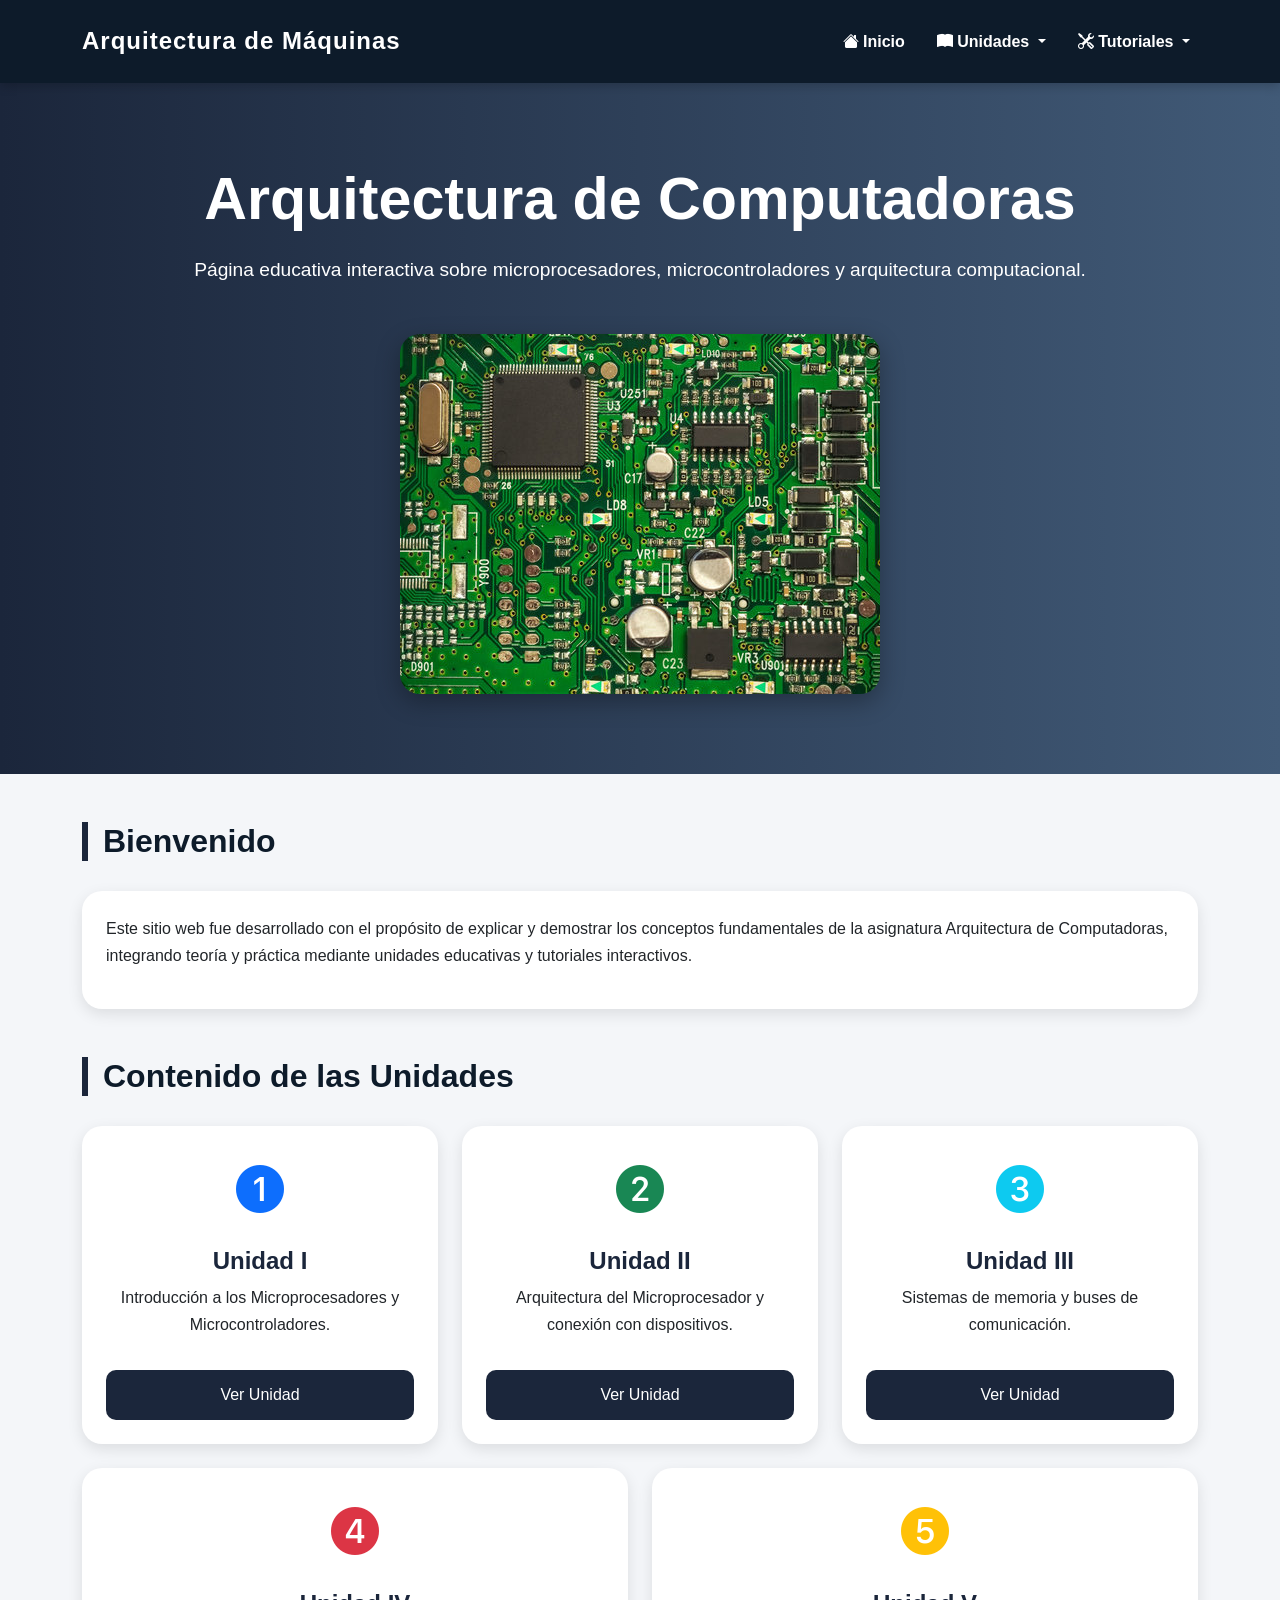
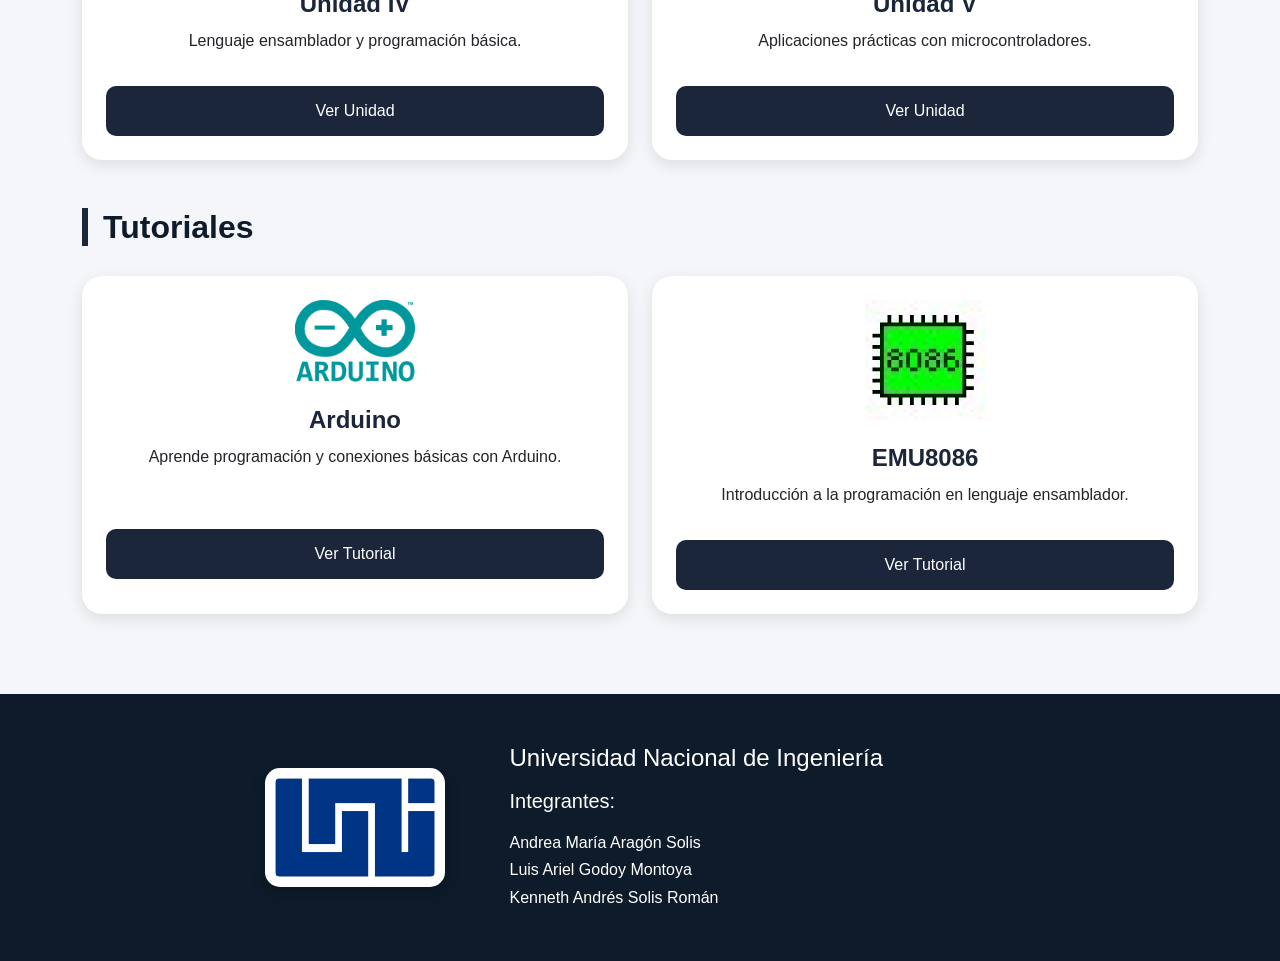
<file: index.html>
<!DOCTYPE html>
<html lang="es">

<head>

    <meta charset="UTF-8">
    <meta name="viewport" content="width=device-width, initial-scale=1.0">

    <title>ARQMAQ | Arquitectura de Computadoras</title>

    <!-- Bootstrap CSS -->

    <link href="https://cdn.jsdelivr.net/npm/bootstrap@5.3.3/dist/css/bootstrap.min.css" rel="stylesheet">

    <!-- Bootstrap Icons -->

    <link rel="stylesheet"
        href="https://cdn.jsdelivr.net/npm/bootstrap-icons@1.11.3/font/bootstrap-icons.min.css">

    <!-- ESTILOS -->
     
    <style>

        body{
            background-color: #f4f6f9;
            font-family: Arial, Helvetica, sans-serif;
            line-height: 1.7;
        }

        /* NAVBAR */

        .navbar{
            background-color: #0d1b2a;
            box-shadow: 0 3px 10px rgba(0,0,0,0.2);
        }

        .navbar-brand{
            font-weight: bold;
            font-size: 1.5rem;
            letter-spacing: 1px;
        }

        .nav-link{
            color: white !important;
            transition: 0.3s;
        }

        .nav-link:hover{
            transform: scale(1.05);
        }

        .dropdown-menu{
            border-radius: 15px;
            overflow: hidden;
        }

        .dropdown-item{
            padding: 12px 15px;
            transition: 0.3s;
        }

        .dropdown-item:hover{
            background-color: #415a77;
        }

        /* HERO */

        .hero{
            background: linear-gradient(to right, #1b263b, #415a77);
            color: white;
            padding: 80px 20px;
            text-align: center;
        }

        .hero h1{
            font-size: 3.7rem;
            font-weight: bold;
        }

        .hero p{
            font-size: 1.2rem;
            margin-top: 20px;
        }

        .hero img{
            max-width: 500px;
            border-radius: 20px;
            box-shadow: 0 8px 25px rgba(0,0,0,0.3);
        }

        /* SECCIONES */

        .section-title{
            color: #0d1b2a;
            font-weight: bold;
            margin-bottom: 30px;
            border-left: 6px solid #1b263b;
            padding-left: 15px;
        }

        /* TARJETAS */

        .card{
            border: none;
            border-radius: 20px;
            box-shadow: 0 5px 15px rgba(0,0,0,0.1);
            transition: 0.3s;
        }

        .card:hover{
            transform: translateY(-5px);
        }

        .card-title{
            font-weight: bold;
            color: #1b263b;
        }

        /* ICONOS */

        .unit-icon{
            font-size: 3rem;
        }

        /* BOTONES */

        .btn-custom{
            background-color: #1b263b;
            color: white;
            border-radius: 10px;
            padding: 12px 25px;
            transition: 0.3s;
        }

        .btn-custom:hover{
            background-color: #415a77;
            color: white;
        }

        /* FOOTER */

        footer{
            background-color: #0d1b2a;
            color: white;
            padding: 50px 20px;
            margin-top: 80px;
        }

        .footer-logo{
            background-color: white;
            padding: 10px;
            border-radius: 15px;
            box-shadow: 0 5px 15px rgba(0,0,0,0.2);
        }

    </style>

</head>

<body>

    <!-- NAVBAR -->

    <nav class="navbar navbar-expand-lg navbar-dark py-3">

        <div class="container">

            <!-- LOGO -->

            <a class="navbar-brand" href="index.html">
                Arquitectura de Máquinas
            </a>

            <!-- BOTON RESPONSIVE -->

            <button class="navbar-toggler"
                type="button"
                data-bs-toggle="collapse"
                data-bs-target="#menu">

                <span class="navbar-toggler-icon"></span>

            </button>

            <!-- MENU -->

            <div class="collapse navbar-collapse" id="menu">

                <ul class="navbar-nav ms-auto align-items-lg-center">

                    <!-- INICIO -->

                    <li class="nav-item me-3">

                        <a class="nav-link fw-bold"
                            href="index.html">

                            <i class="bi bi-house-fill"></i>
                            Inicio

                        </a>

                    </li>

                    <!-- DROPDOWN UNIDADES -->

                    <li class="nav-item dropdown me-3">

                        <a class="nav-link dropdown-toggle fw-bold"
                            href="#"
                            role="button"
                            data-bs-toggle="dropdown"
                            aria-expanded="false">

                            <i class="bi bi-book-fill"></i>
                            Unidades

                        </a>

                        <ul class="dropdown-menu dropdown-menu-dark">

                            <li>
                                <a class="dropdown-item d-flex align-items-center"
                                    href="unidades/unidad1.html">

                                    <img src="img/unidad1.jpg"
                                        width="35"
                                        class="me-2 rounded">

                                    Unidad 1

                                </a>
                            </li>

                            <li>
                                <a class="dropdown-item d-flex align-items-center"
                                    href="unidades/unidad2.html">

                                    <img src="img/unidad2.jpg"
                                        width="35"
                                        class="me-2 rounded">

                                    Unidad 2

                                </a>
                            </li>

                            <li>
                                <a class="dropdown-item d-flex align-items-center"
                                    href="unidades/unidad3.html">

                                    <img src="img/unidad3.jpg"
                                        width="35"
                                        class="me-2 rounded">

                                    Unidad 3

                                </a>
                            </li>

                            <li>
                                <a class="dropdown-item d-flex align-items-center"
                                    href="unidades/unidad4.html">

                                    <img src="img/unidad4.jpg"
                                        width="35"
                                        class="me-2 rounded">

                                    Unidad 4

                                </a>
                            </li>

                            <li>
                                <a class="dropdown-item d-flex align-items-center"
                                    href="unidades/unidad5.html">

                                    <img src="img/unidad5.jpg"
                                        width="35"
                                        class="me-2 rounded">

                                    Unidad 5

                                </a>
                            </li>

                        </ul>

                    </li>

                    <!-- DROPDOWN TUTORIALES -->

                    <li class="nav-item dropdown">

                        <a class="nav-link dropdown-toggle fw-bold"
                            href="#"
                            role="button"
                            data-bs-toggle="dropdown"
                            aria-expanded="false">

                            <i class="bi bi-tools"></i>
                            Tutoriales

                        </a>

                        <ul class="dropdown-menu dropdown-menu-dark">

                            <li>
                                <a class="dropdown-item d-flex align-items-center"
                                    href="tutoriales/arduino.html">

                                    <img src="img/arduino.png"
                                        width="35"
                                        class="me-2">

                                    Arduino

                                </a>
                            </li>

                            <li>
                                <a class="dropdown-item d-flex align-items-center"
                                    href="tutoriales/emu8086.html">

                                    <img src="img/emu8086.png"
                                        width="35"
                                        class="me-2">

                                    EMU8086

                                </a>
                            </li>

                        </ul>

                    </li>

                </ul>

            </div>

        </div>

    </nav>

    <!-- HERO -->

    <section class="hero">

        <div class="container">

            <h1>
                Arquitectura de Computadoras
            </h1>

            <p class="mb-5">
                Página educativa interactiva sobre microprocesadores,
                microcontroladores y arquitectura computacional.
            </p>

            <img src="img/circuit.jpg"
                alt="Circuito electrónico"
                class="img-fluid">

        </div>

    </section>

    <!-- INTRODUCCIÓN -->

    <section class="container my-5">

        <h2 class="section-title">
            Bienvenido
        </h2>

        <div class="card p-4">

            <p>
                Este sitio web fue desarrollado con el propósito de explicar
                y demostrar los conceptos fundamentales de la asignatura
                Arquitectura de Computadoras, integrando teoría y práctica
                mediante unidades educativas y tutoriales interactivos.
            </p>

        </div>

    </section>

    <!-- UNIDADES -->

    <section class="container my-5">

        <h2 class="section-title">
            Contenido de las Unidades
        </h2>

        <div class="row g-4">

            <!-- UNIDAD 1 -->

            <div class="col-md-6 col-lg-4">

                <div class="card h-100 text-center p-4">

                    <i class="bi bi-1-circle-fill text-primary unit-icon mb-3"></i>

                    <h4 class="card-title">
                        Unidad I
                    </h4>

                    <p>
                        Introducción a los Microprocesadores y Microcontroladores.
                    </p>

                    <a href="unidades/unidad1.html"
                        class="btn btn-custom mt-3">

                        Ver Unidad

                    </a>

                </div>

            </div>

            <!-- UNIDAD 2 -->

            <div class="col-md-6 col-lg-4">

                <div class="card h-100 text-center p-4">

                    <i class="bi bi-2-circle-fill text-success unit-icon mb-3"></i>

                    <h4 class="card-title">
                        Unidad II
                    </h4>

                    <p>
                        Arquitectura del Microprocesador y conexión con dispositivos.
                    </p>

                    <a href="unidades/unidad2.html"
                        class="btn btn-custom mt-3">

                        Ver Unidad

                    </a>

                </div>

            </div>

            <!-- UNIDAD 3 -->

            <div class="col-md-6 col-lg-4">

                <div class="card h-100 text-center p-4">

                    <i class="bi bi-3-circle-fill text-info unit-icon mb-3"></i>

                    <h4 class="card-title">
                        Unidad III
                    </h4>

                    <p>
                        Sistemas de memoria y buses de comunicación.
                    </p>

                    <a href="unidades/unidad3.html"
                        class="btn btn-custom mt-3">

                        Ver Unidad

                    </a>

                </div>

            </div>

            <!-- UNIDAD 4 -->

            <div class="col-md-6 col-lg-6">

                <div class="card h-100 text-center p-4">

                    <i class="bi bi-4-circle-fill text-danger unit-icon mb-3"></i>

                    <h4 class="card-title">
                        Unidad IV
                    </h4>

                    <p>
                        Lenguaje ensamblador y programación básica.
                    </p>

                    <a href="unidades/unidad4.html"
                        class="btn btn-custom mt-3">

                        Ver Unidad

                    </a>

                </div>

            </div>

            <!-- UNIDAD 5 -->

            <div class="col-md-6 col-lg-6">

                <div class="card h-100 text-center p-4">

                    <i class="bi bi-5-circle-fill text-warning unit-icon mb-3"></i>

                    <h4 class="card-title">
                        Unidad V
                    </h4>

                    <p>
                        Aplicaciones prácticas con microcontroladores.
                    </p>

                    <a href="unidades/unidad5.html"
                        class="btn btn-custom mt-3">

                        Ver Unidad

                    </a>

                </div>

            </div>

        </div>

    </section>

    <!-- TUTORIALES -->

    <section class="container my-5">

        <h2 class="section-title">
            Tutoriales
        </h2>

        <div class="row g-4">

            <!-- ARDUINO -->

            <div class="col-md-6">

                <div class="card text-center p-4 h-100">

                    <img src="img/arduino.png"
                        alt="Arduino"
                        width="120"
                        class="mx-auto mb-4">

                    <h4 class="card-title">
                        Arduino
                    </h4>

                    <p>
                        Aprende programación y conexiones básicas con Arduino. <br> <br>
                    </p>

                    <a href="tutoriales/arduino.html"
                        class="btn btn-custom mt-3">

                        Ver Tutorial

                    </a>

                </div>

            </div>

            <!-- EMU8086 -->

            <div class="col-md-6">

                <div class="card text-center p-4 h-100">

                    <img src="img/emu8086.png"
                        alt="EMU8086"
                        width="120"
                        class="mx-auto mb-4">

                    <h4 class="card-title">
                        EMU8086
                    </h4>

                    <p>
                        Introducción a la programación en lenguaje ensamblador.
                    </p>

                    <a href="tutoriales/emu8086.html"
                        class="btn btn-custom mt-3">

                        Ver Tutorial

                    </a>

                </div>

            </div>

        </div>

    </section>

    <!-- FOOTER -->

    <footer>

        <div class="container">

            <div class="row align-items-center justify-content-center">

                <!-- LOGO -->

                <div class="col-md-3 text-center mb-4 mb-md-0">

                    <img src="img/uni.png"
                        alt="Logo UNI"
                        width="180"
                        class="img-fluid footer-logo">

                </div>

                <!-- TEXTO -->

                <div class="col-md-6 text-md-start text-center">

                    <h4 class="mb-3">
                        Universidad Nacional de Ingeniería
                    </h4>

                    <h5 class="mb-3">
                        Integrantes:
                    </h5>

                    <p class="mb-0">
                        Andrea María Aragón Solis <br>
                        Luis Ariel Godoy Montoya <br>
                        Kenneth Andrés Solis Román
                    </p>

                </div>

            </div>

        </div>

    </footer>

    <!-- Bootstrap JS -->
    <script src="https://cdn.jsdelivr.net/npm/bootstrap@5.3.3/dist/js/bootstrap.bundle.min.js"></script>

</body>

</html>
</file>
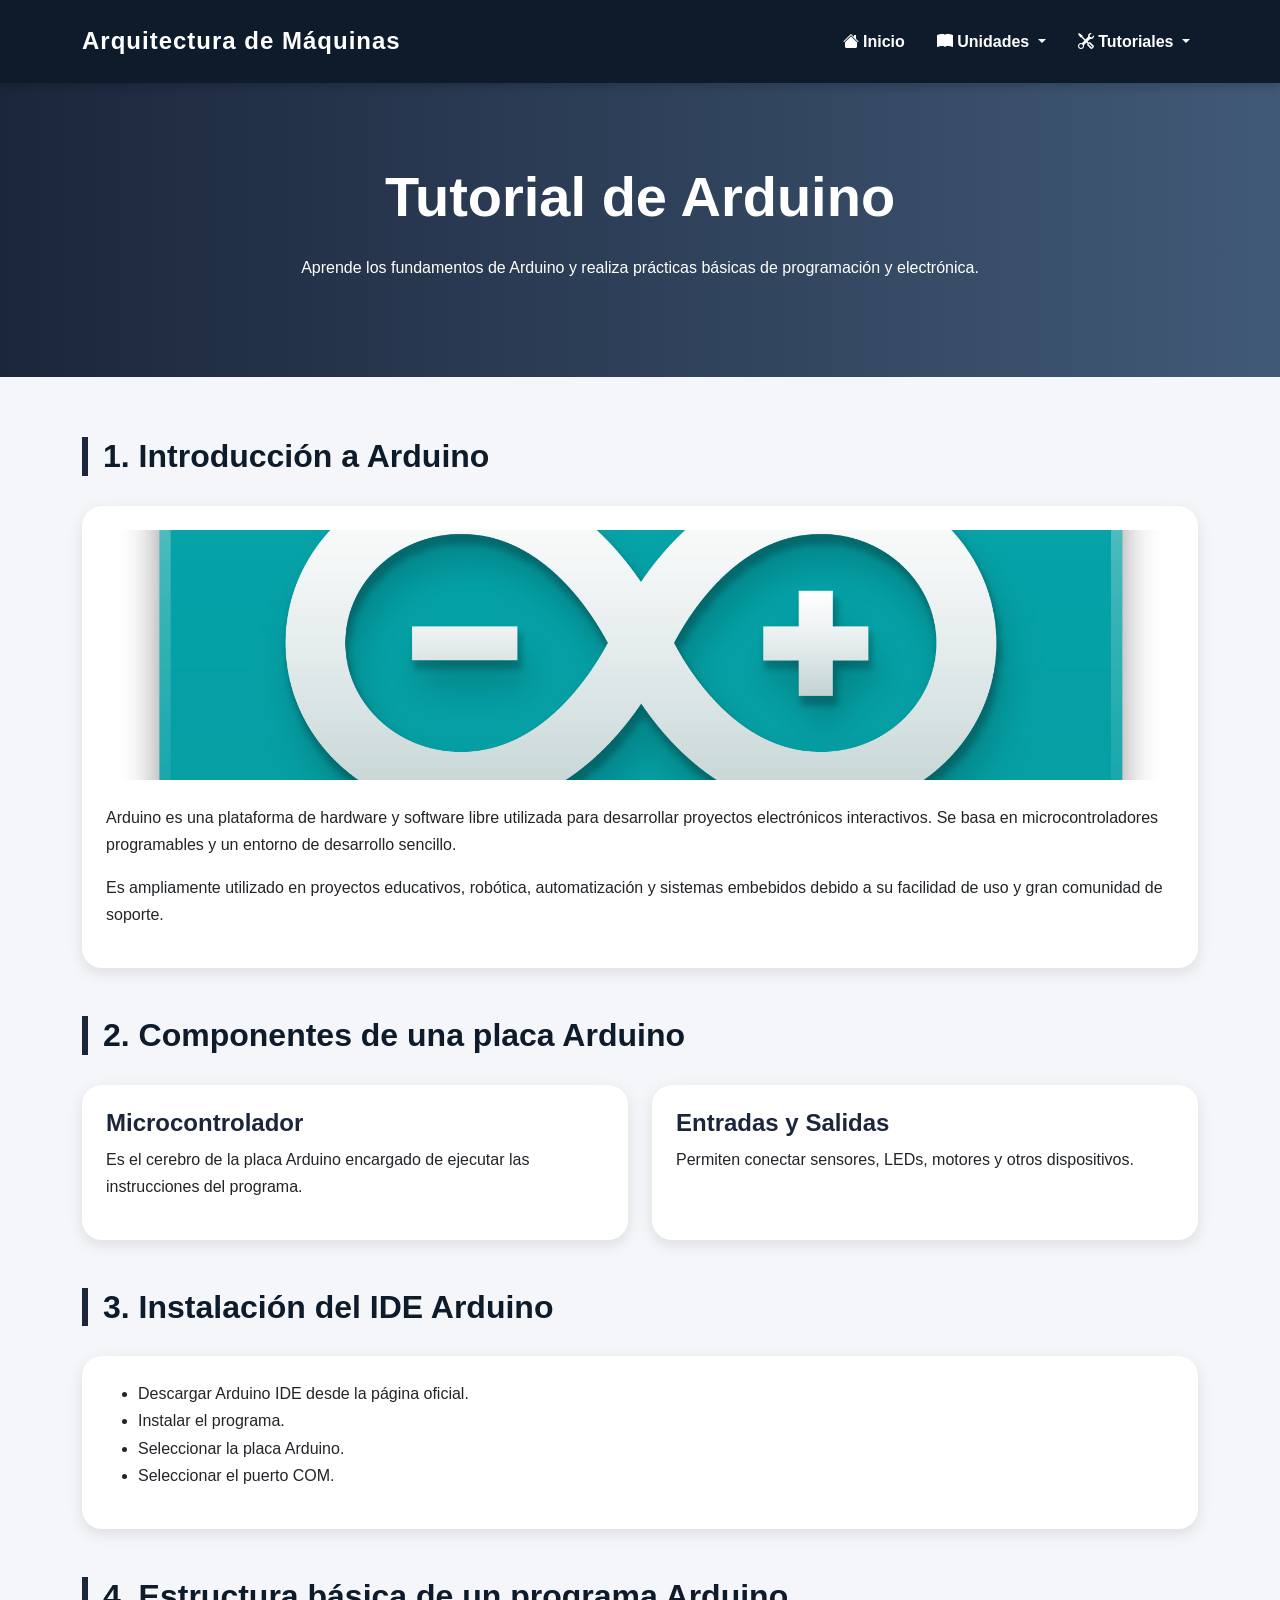
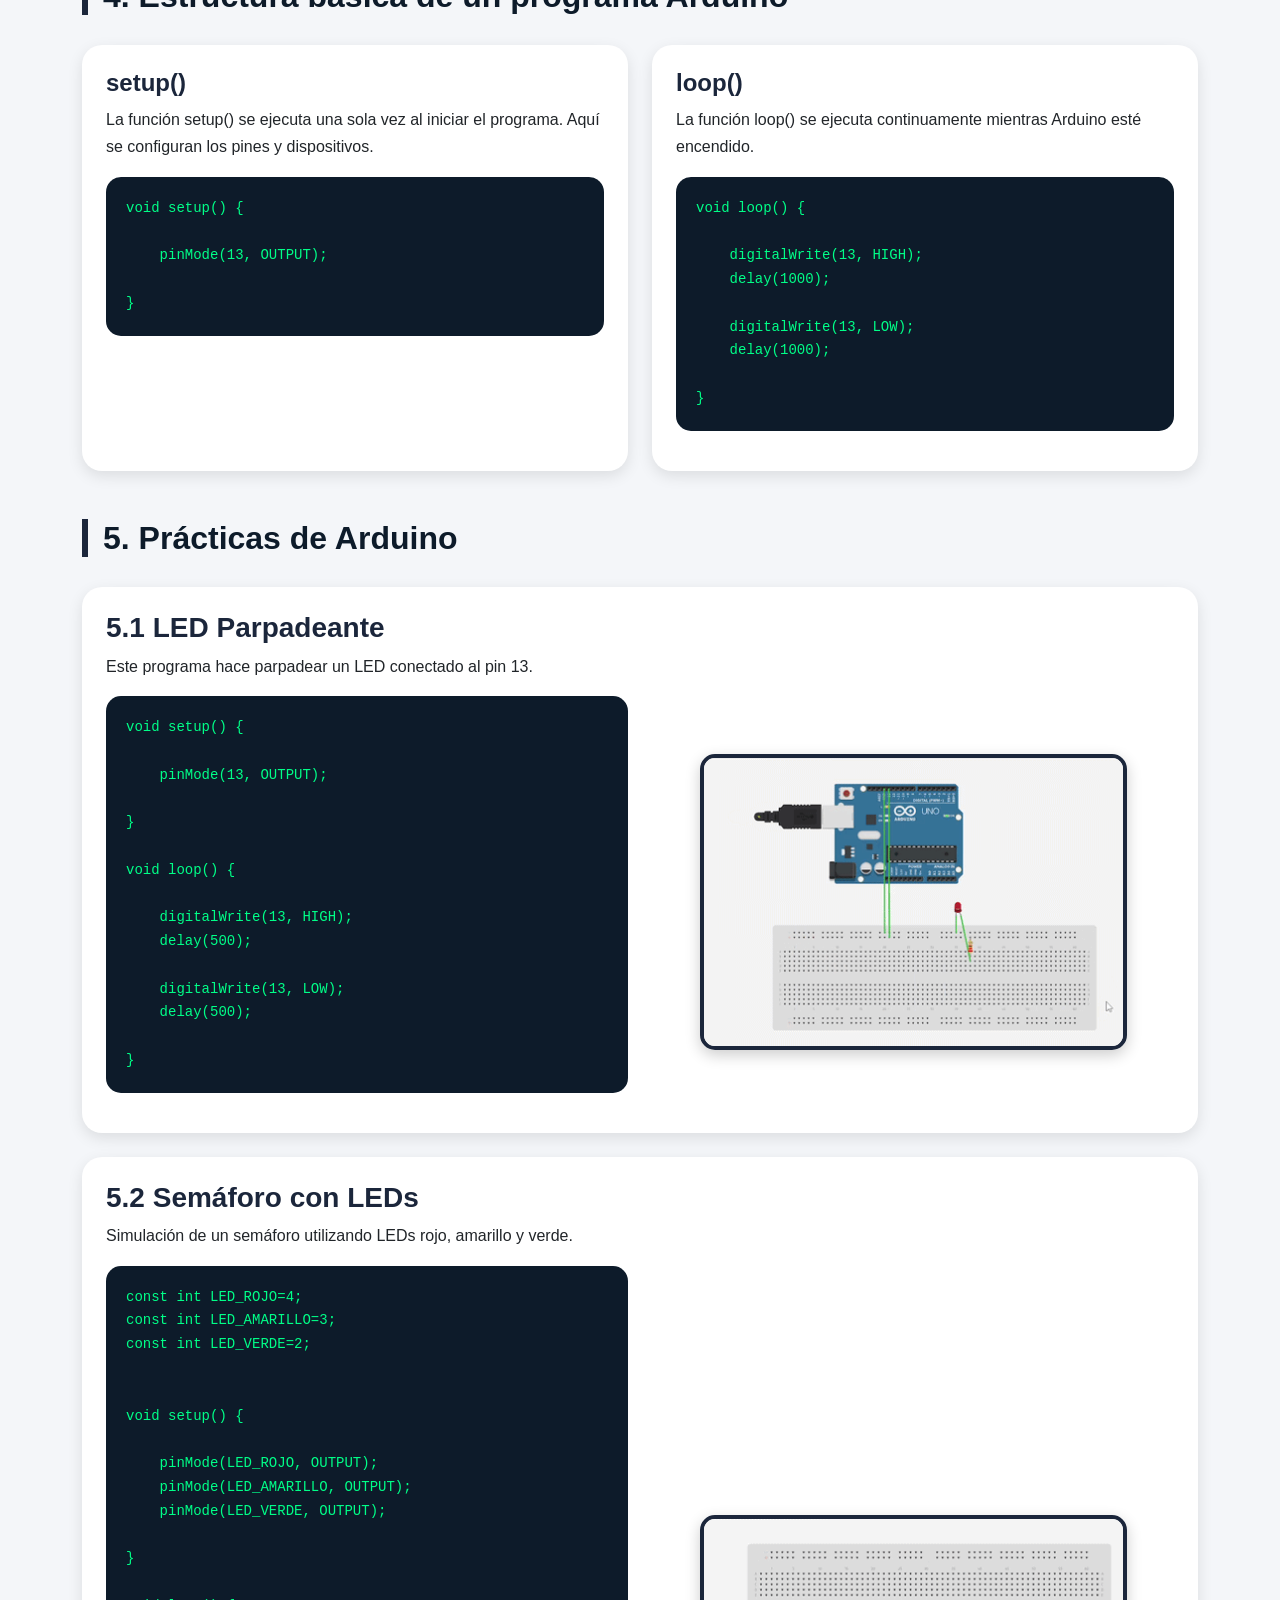
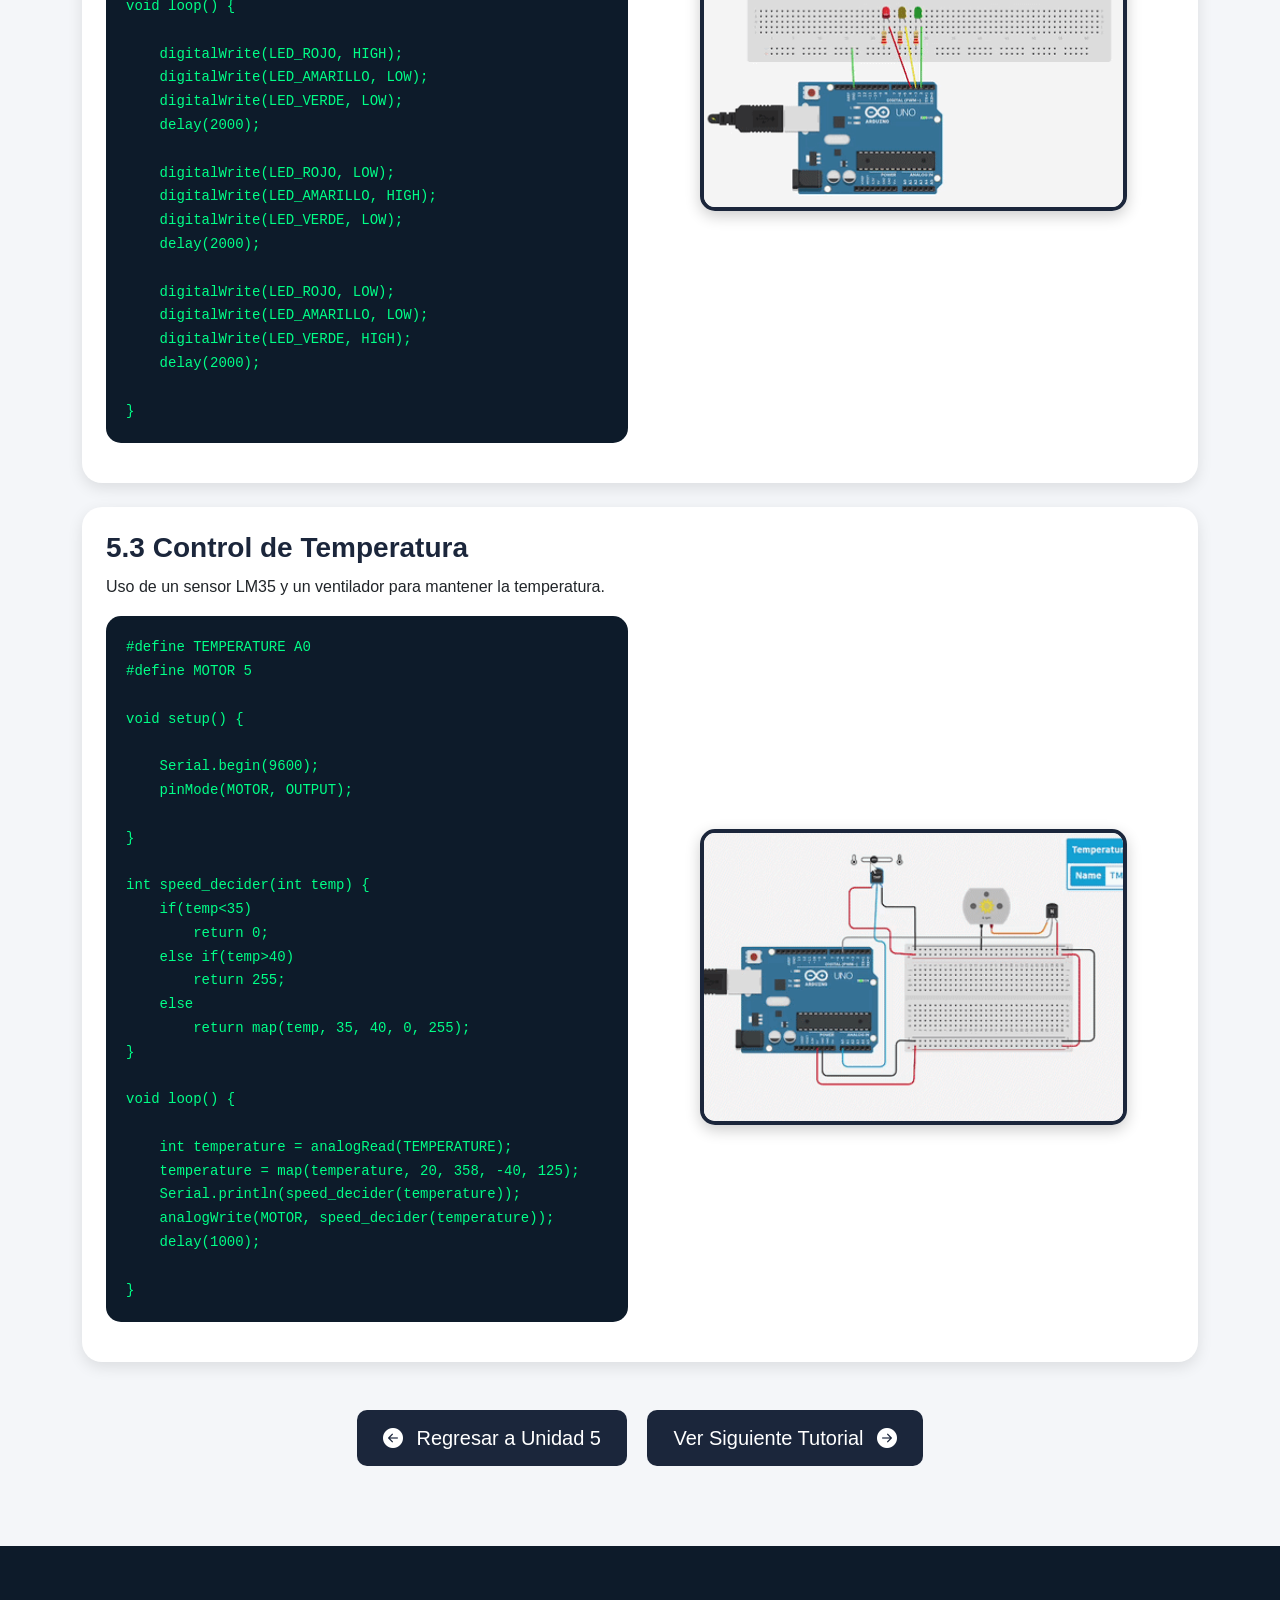
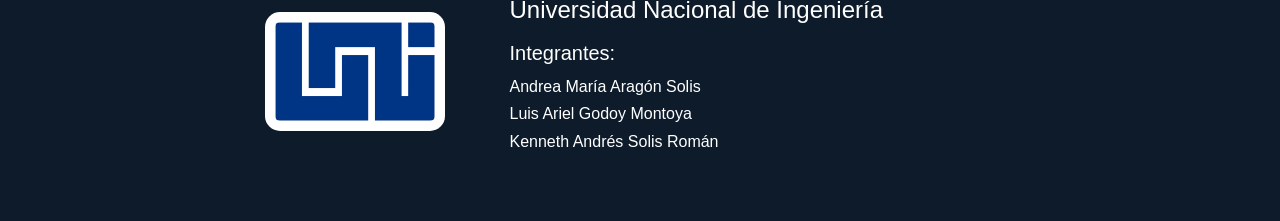
<file: tutoriales/arduino.html>
<!DOCTYPE html>
<html lang="es">

<head>

    <meta charset="UTF-8">
    <meta name="viewport" content="width=device-width, initial-scale=1.0">

    <title>Tutorial Arduino | Arquitectura de Computadoras</title>

    <!-- Bootstrap CSS -->

    <link href="https://cdn.jsdelivr.net/npm/bootstrap@5.3.3/dist/css/bootstrap.min.css" rel="stylesheet">

    <!-- Bootstrap Icons -->

    <link rel="stylesheet"
        href="https://cdn.jsdelivr.net/npm/bootstrap-icons@1.11.3/font/bootstrap-icons.min.css">

    <style>

        body{
            background-color: #f4f6f9;
            font-family: Arial, Helvetica, sans-serif;
            line-height: 1.7;
        }

        /* NAVBAR */

        .navbar{
            background-color: #0d1b2a;
            box-shadow: 0 3px 10px rgba(0,0,0,0.2);
        }

        .navbar-brand{
            font-weight: bold;
            font-size: 1.5rem;
            letter-spacing: 1px;
        }

        .nav-link{
            color: white !important;
            transition: 0.3s;
        }

        .nav-link:hover{
            transform: scale(1.05);
        }

        .dropdown-menu{
            border-radius: 15px;
            overflow: hidden;
        }

        .dropdown-item{
            padding: 12px 15px;
            transition: 0.3s;
        }

        .dropdown-item:hover{
            background-color: #415a77;
        }

        /* HERO */

        .hero{
            background: linear-gradient(to right, #1b263b, #415a77);
            color: white;
            padding: 80px 20px;
            text-align: center;
            margin-bottom: 60px;
        }

        .hero h1{
            font-size: 3.5rem;
            font-weight: bold;
        }

        /* TITULOS */

        .section-title{
            color: #0d1b2a;
            font-weight: bold;
            margin-bottom: 30px;
            border-left: 6px solid #1b263b;
            padding-left: 15px;
        }

        /* CARDS */

        .card{
            border: none;
            border-radius: 20px;
            box-shadow: 0 5px 15px rgba(0,0,0,0.1);
            transition: 0.3s;
        }

        .card:hover{
            transform: translateY(-5px);
        }

        .card-title{
            font-weight: bold;
            color: #1b263b;
        }

        /* IMAGENES */

        .topic-img{
            width: 100%;
            height: 250px;
            object-fit: cover;
            border-radius: 15px;
        }

        /* CODIGO */

        pre{
            background-color: #0d1b2a;
            color: #00ff88;
            padding: 20px;
            border-radius: 15px;
            overflow-x: auto;
        }

        /* BOTONES */

        .btn-custom{
            background-color: #1b263b;
            color: white;
            border-radius: 10px;
            padding: 12px 25px;
            transition: 0.3s;
        }

        .btn-custom:hover{
            background-color: #415a77;
            color: white;
        }

        /* FOOTER */

        footer{
            background-color: #0d1b2a;
            color: white;
            padding: 50px 20px;
            margin-top: 80px;
        }

        .footer-logo{
            background-color: white;
            padding: 10px;
            border-radius: 15px;
        }

        /* GIFS DE PRACTICAS */

        .practice-gif{
            width: 100%;
            max-width: 427px;
            height: 296px;
            object-fit: cover;
            border-radius: 15px;
            border: 4px solid #1b263b;
            box-shadow: 0 5px 15px rgba(0,0,0,0.2);
        }

        /* CONTENEDOR PRACTICAS */

        .practice-content{
            display: flex;
            gap: 25px;
            align-items: center;
            flex-wrap: wrap;
        }

        .practice-code{
            flex: 1;
            min-width: 300px;
        }

        .practice-media{
            flex: 1;
            text-align: center;
        }

    </style>

</head>

<body>

    <!-- NAVBAR -->

    <nav class="navbar navbar-expand-lg navbar-dark py-3">

        <div class="container">

            <!-- LOGO -->

            <a class="navbar-brand" href="../index.html">
                Arquitectura de Máquinas
            </a>

            <!-- BOTON RESPONSIVE -->

            <button class="navbar-toggler"
                type="button"
                data-bs-toggle="collapse"
                data-bs-target="#menu">

                <span class="navbar-toggler-icon"></span>

            </button>

            <!-- MENU -->

            <div class="collapse navbar-collapse" id="menu">

                <ul class="navbar-nav ms-auto align-items-lg-center">

                    <!-- INICIO -->

                    <li class="nav-item me-3">

                        <a class="nav-link fw-bold"
                            href="../index.html">

                            <i class="bi bi-house-fill"></i>
                            Inicio

                        </a>

                    </li>

                    <!-- DROPDOWN UNIDADES -->

                    <li class="nav-item dropdown me-3">

                        <a class="nav-link dropdown-toggle fw-bold"
                            href="#"
                            role="button"
                            data-bs-toggle="dropdown">

                            <i class="bi bi-book-fill"></i>
                            Unidades

                        </a>

                        <ul class="dropdown-menu dropdown-menu-dark">

                            <li>

                                <a class="dropdown-item d-flex align-items-center"
                                    href="../unidades/unidad1.html">

                                    <img src="../img/unidad1.jpg"
                                        width="35"
                                        class="me-2 rounded">

                                    Unidad 1

                                </a>

                            </li>

                            <li>

                                <a class="dropdown-item d-flex align-items-center"
                                    href="../unidades/unidad2.html">

                                    <img src="../img/unidad2.jpg"
                                        width="35"
                                        class="me-2 rounded">

                                    Unidad 2

                                </a>

                            </li>

                            <li>

                                <a class="dropdown-item d-flex align-items-center"
                                    href="../unidades/unidad3.html">

                                    <img src="../img/unidad3.jpg"
                                        width="35"
                                        class="me-2 rounded">

                                    Unidad 3

                                </a>

                            </li>

                            <li>

                                <a class="dropdown-item d-flex align-items-center"
                                    href="../unidades/unidad4.html">

                                    <img src="../img/unidad4.jpg"
                                        width="35"
                                        class="me-2 rounded">

                                    Unidad 4

                                </a>

                            </li>

                            <li>

                                <a class="dropdown-item d-flex align-items-center"
                                    href="../unidades/unidad5.html">

                                    <img src="../img/unidad5.jpg"
                                        width="35"
                                        class="me-2 rounded">

                                    Unidad 5

                                </a>

                            </li>

                        </ul>

                    </li>

                    <!-- DROPDOWN TUTORIALES -->

                    <li class="nav-item dropdown">

                        <a class="nav-link dropdown-toggle fw-bold"
                            href="#"
                            role="button"
                            data-bs-toggle="dropdown">

                            <i class="bi bi-tools"></i>
                            Tutoriales

                        </a>

                        <ul class="dropdown-menu dropdown-menu-dark">

                            <li>

                                <a class="dropdown-item d-flex align-items-center"
                                    href="arduino.html">

                                    <img src="../img/arduino.png"
                                        width="35"
                                        class="me-2">

                                    Arduino

                                </a>

                            </li>

                            <li>

                                <a class="dropdown-item d-flex align-items-center"
                                    href="emu8086.html">

                                    <img src="../img/emu8086.png"
                                        width="35"
                                        class="me-2">

                                    EMU8086

                                </a>

                            </li>

                        </ul>

                    </li>

                </ul>

            </div>

        </div>

    </nav>

    <!-- HERO -->

    <section class="hero">

        <div class="container">

            <h1>
                Tutorial de Arduino
            </h1>

            <p class="mt-4">
                Aprende los fundamentos de Arduino y realiza prácticas básicas
                de programación y electrónica.
            </p>

        </div>

    </section>

    <!-- INTRODUCCIÓN -->

    <section class="container mb-5">

        <h2 class="section-title">
            1. Introducción a Arduino
        </h2>

        <div class="card p-4">

            <!-- ESPACIO PARA IMAGEN -->

            <img src="../img/arduino-board.png"
                alt="Arduino"
                class="topic-img mb-4">

            <p>
                Arduino es una plataforma de hardware y software libre
                utilizada para desarrollar proyectos electrónicos interactivos.
                Se basa en microcontroladores programables y un entorno de
                desarrollo sencillo.
            </p>

            <p>
                Es ampliamente utilizado en proyectos educativos, robótica,
                automatización y sistemas embebidos debido a su facilidad
                de uso y gran comunidad de soporte.
            </p>

        </div>

    </section>

    <!-- COMPONENTES -->

    <section class="container mb-5">

        <h2 class="section-title">
            2. Componentes de una placa Arduino
        </h2>

        <div class="row g-4">

            <div class="col-md-6">

                <div class="card h-100 p-4">

                    <h4 class="card-title">
                        Microcontrolador
                    </h4>

                    <p>
                        Es el cerebro de la placa Arduino encargado de ejecutar
                        las instrucciones del programa.
                    </p>

                </div>

            </div>

            <div class="col-md-6">

                <div class="card h-100 p-4">

                    <h4 class="card-title">
                        Entradas y Salidas
                    </h4>

                    <p>
                        Permiten conectar sensores, LEDs, motores y otros dispositivos.
                    </p>

                </div>

            </div>

        </div>

    </section>

    <!-- IDE -->

    <section class="container mb-5">

        <h2 class="section-title">
            3. Instalación del IDE Arduino
        </h2>

        <div class="card p-4">

            <ul>

                <li>Descargar Arduino IDE desde la página oficial.</li>
                <li>Instalar el programa.</li>
                <li>Seleccionar la placa Arduino.</li>
                <li>Seleccionar el puerto COM.</li>

            </ul>

        </div>

    </section>

    <!-- ESTRUCTURA BASICA -->

    <section class="container mb-5">

        <h2 class="section-title">
            4. Estructura básica de un programa Arduino
        </h2>

        <div class="row g-4">

            <!-- SETUP -->

            <div class="col-md-6">

                <div class="card h-100 p-4">

                    <h4 class="card-title">
                        setup()
                    </h4>

                    <p>
                        La función setup() se ejecuta una sola vez al iniciar
                        el programa. Aquí se configuran los pines y dispositivos.
                    </p>

<pre>
void setup() {

    pinMode(13, OUTPUT);

}
</pre>

                </div>

            </div>

            <!-- LOOP -->

            <div class="col-md-6">

                <div class="card h-100 p-4">

                    <h4 class="card-title">
                        loop()
                    </h4>

                    <p>
                        La función loop() se ejecuta continuamente mientras
                        Arduino esté encendido.
                    </p>

<pre>
void loop() {

    digitalWrite(13, HIGH);
    delay(1000);

    digitalWrite(13, LOW);
    delay(1000);

}
</pre>

                </div>

            </div>

        </div>

    </section>

    <!-- PRACTICAS -->

    <section class="container mb-5">

        <h2 class="section-title">
            5. Prácticas de Arduino
        </h2>

    <!-- LED -->

    <div class="card p-4 mb-4">

        <h3 class="card-title">
            5.1 LED Parpadeante
        </h3>

        <p>
            Este programa hace parpadear un LED conectado al pin 13.
        </p>

    <div class="practice-content">

            <!-- CODIGO -->

            <div class="practice-code">

<pre>
void setup() {

    pinMode(13, OUTPUT);

}

void loop() {

    digitalWrite(13, HIGH);
    delay(500);

    digitalWrite(13, LOW);
    delay(500);

}
</pre>

        </div>

        <!-- GIF -->

        <div class="practice-media">

            <img src="../gifs/led.gif"
                alt="LED Parpadeante"
                class="practice-gif">

        </div>

    </div>

</div>

    <!-- SEMAFORO -->

    <div class="card p-4 mb-4">

        <h3 class="card-title">
            5.2 Semáforo con LEDs
        </h3>

        <p>
            Simulación de un semáforo utilizando LEDs rojo, amarillo y verde.
        </p>

    <div class="practice-content">

            <!-- CODIGO -->

            <div class="practice-code">

<pre>
const int LED_ROJO=4;
const int LED_AMARILLO=3;
const int LED_VERDE=2;


void setup() {

    pinMode(LED_ROJO, OUTPUT);
    pinMode(LED_AMARILLO, OUTPUT);
    pinMode(LED_VERDE, OUTPUT);

}

void loop() {

    digitalWrite(LED_ROJO, HIGH);
    digitalWrite(LED_AMARILLO, LOW);
    digitalWrite(LED_VERDE, LOW);
    delay(2000);

    digitalWrite(LED_ROJO, LOW);
    digitalWrite(LED_AMARILLO, HIGH);
    digitalWrite(LED_VERDE, LOW);
    delay(2000);

    digitalWrite(LED_ROJO, LOW);
    digitalWrite(LED_AMARILLO, LOW);
    digitalWrite(LED_VERDE, HIGH);
    delay(2000);

}
</pre>

        </div>

        <!-- GIF -->

        <div class="practice-media">

            <img src="../gifs/semaforo.gif"
                alt="Semaforo Arduino"
                class="practice-gif">

        </div>

    </div>

</div>

    <!-- SENSOR -->

    <div class="card p-4">

        <h3 class="card-title">
            5.3 Control de Temperatura
        </h3>

        <p>
            Uso de un sensor LM35 y un ventilador para mantener la temperatura.
        </p>

    <div class="practice-content">

            <!-- CODIGO -->

            <div class="practice-code">

<pre>
#define TEMPERATURE A0
#define MOTOR 5

void setup() {

    Serial.begin(9600);
    pinMode(MOTOR, OUTPUT);

}

int speed_decider(int temp) {
    if(temp<35)
        return 0;
    else if(temp>40)
        return 255;
    else
        return map(temp, 35, 40, 0, 255); 
}

void loop() {

    int temperature = analogRead(TEMPERATURE);
    temperature = map(temperature, 20, 358, -40, 125);
    Serial.println(speed_decider(temperature));
    analogWrite(MOTOR, speed_decider(temperature));
    delay(1000);
    
}
</pre>

        </div>

        <!-- GIF -->

        <div class="practice-media">

            <img src="../gifs/temperatura.gif"
                alt="Control de Temperatura"
                class="practice-gif">

        </div>

    </div>

</div>

    </section>

    <!-- BOTONES -->

    <section class="text-center my-5">

        <!-- BOTON REGRESAR -->

        <a href="../unidades/unidad5.html"
            class="btn btn-custom btn-lg me-3">

            <i class="bi bi-arrow-left-circle-fill me-2"></i>
            Regresar a Unidad 5

        </a>

        <!-- BOTON SIGUIENTE -->

        <a href="emu8086.html"
            class="btn btn-custom btn-lg">

            Ver Siguiente Tutorial
            <i class="bi bi-arrow-right-circle-fill ms-2"></i>

        </a>

    </section>

    <!-- FOOTER -->

    <footer>

        <div class="container">

            <div class="row align-items-center justify-content-center">

                <div class="col-md-3 text-center mb-4">

                    <img src="../img/uni.png"
                        alt="Logo UNI"
                        width="180"
                        class="img-fluid footer-logo">

                </div>

                <div class="col-md-6">

                    <h4>
                        Universidad Nacional de Ingeniería
                    </h4>

                    <h5 class="mt-3">
                        Integrantes:
                    </h5>

                    <p>
                        Andrea María Aragón Solis <br>
                        Luis Ariel Godoy Montoya <br>
                        Kenneth Andrés Solis Román
                    </p>

                </div>

            </div>

        </div>

    </footer>

    <!-- Bootstrap JS -->

    <script src="https://cdn.jsdelivr.net/npm/bootstrap@5.3.3/dist/js/bootstrap.bundle.min.js"></script>

</body>

</html>
</file>
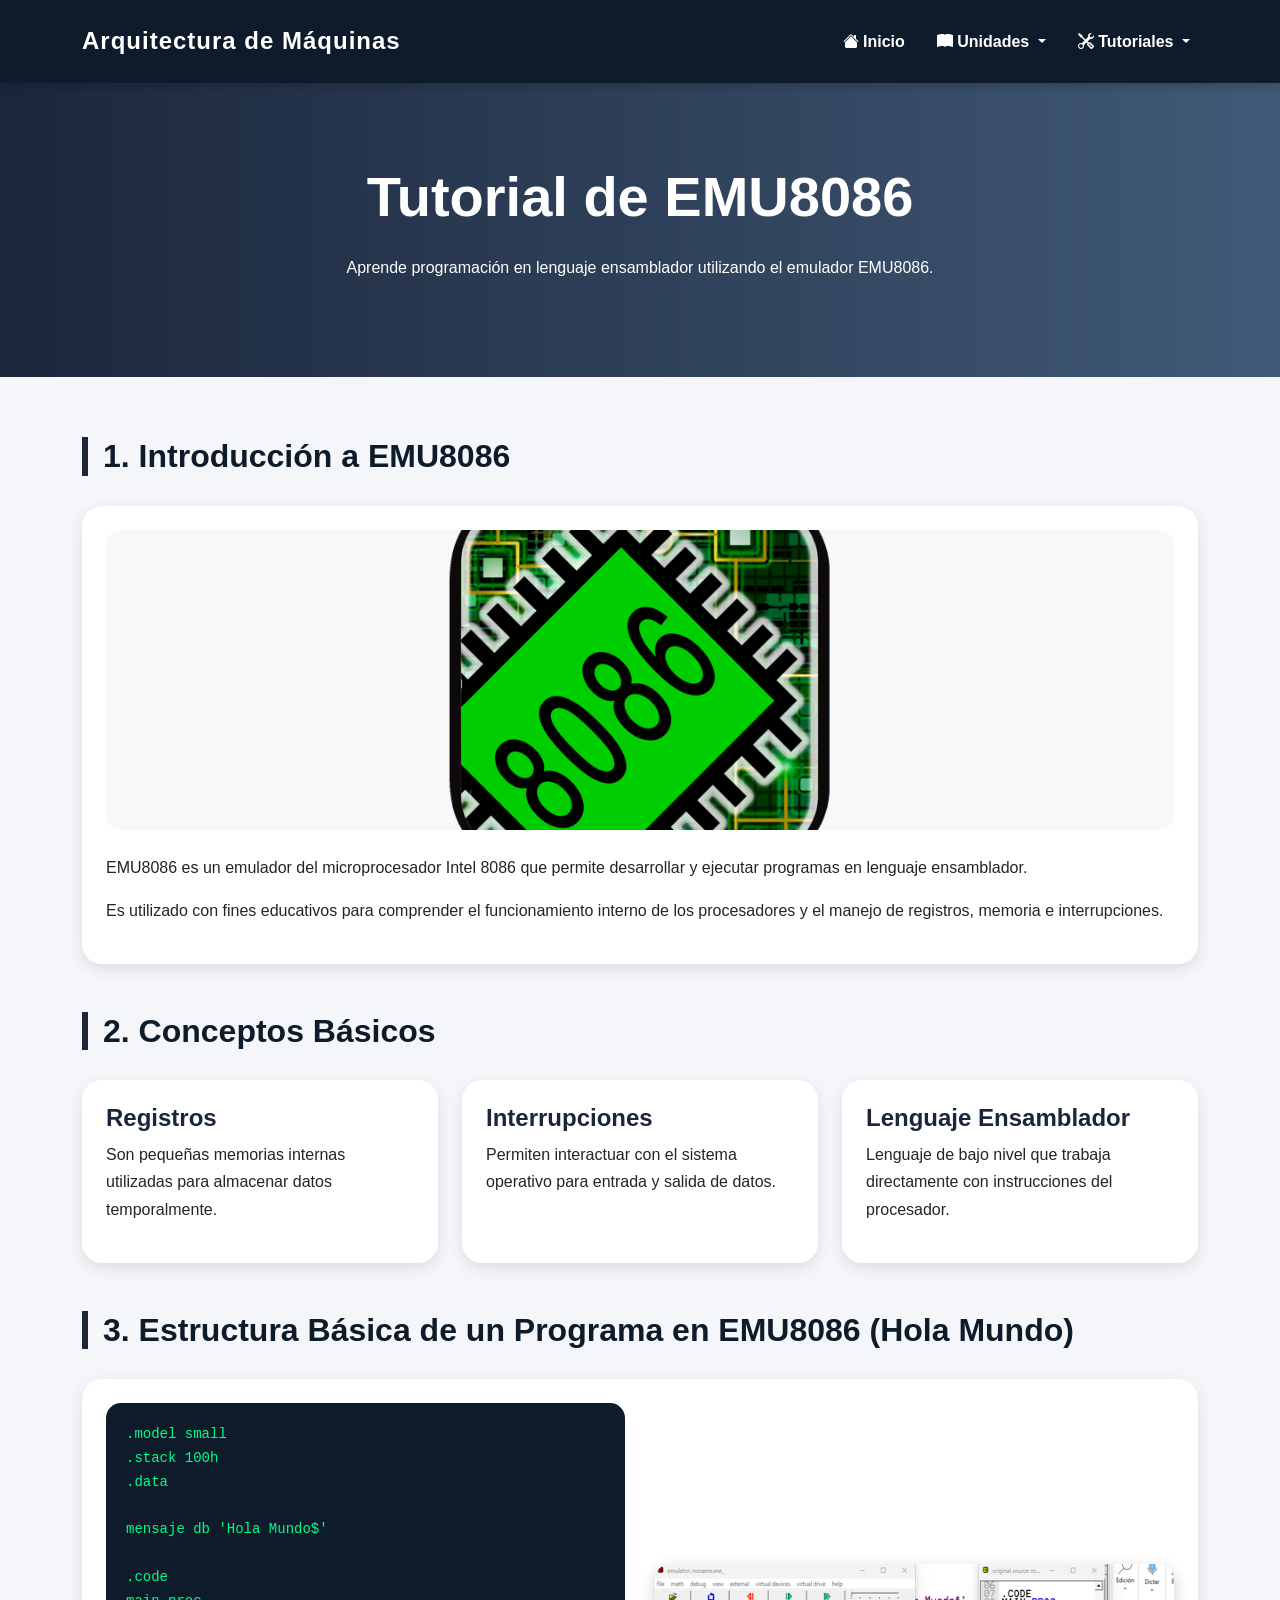
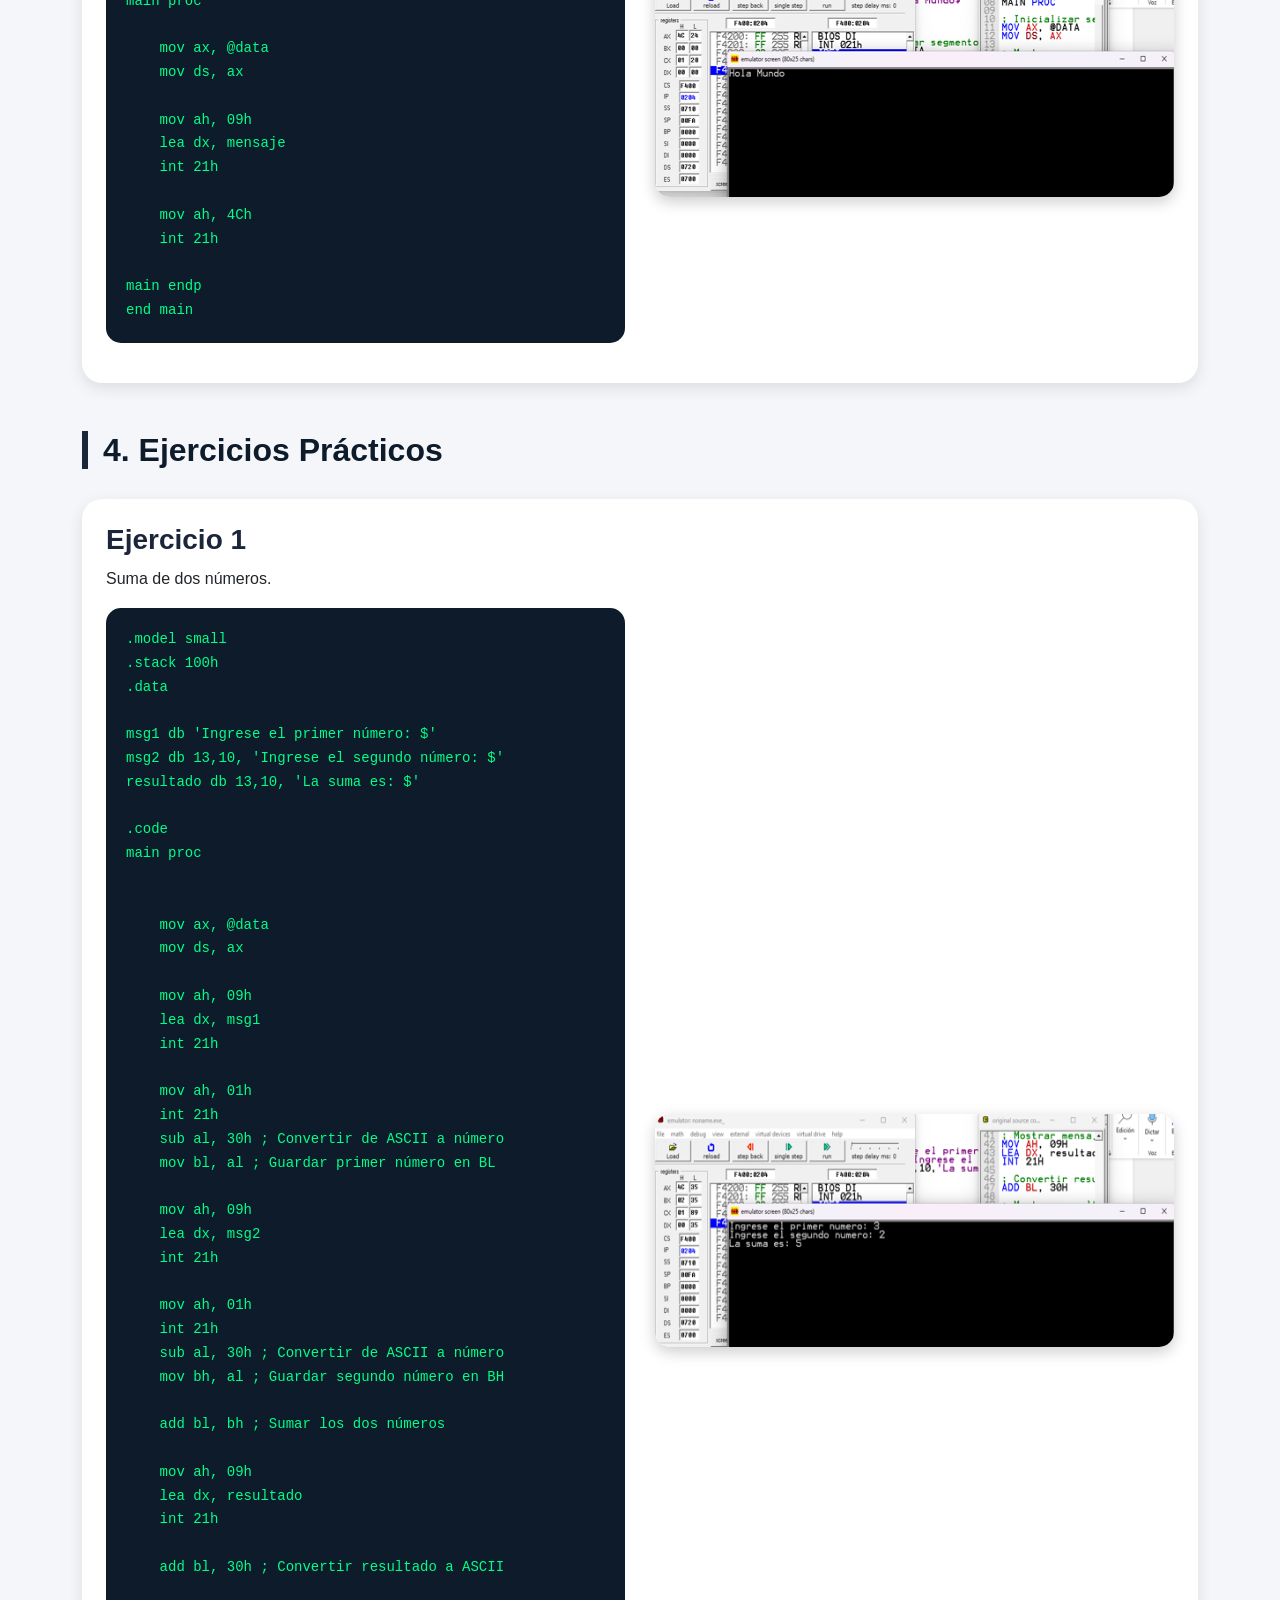
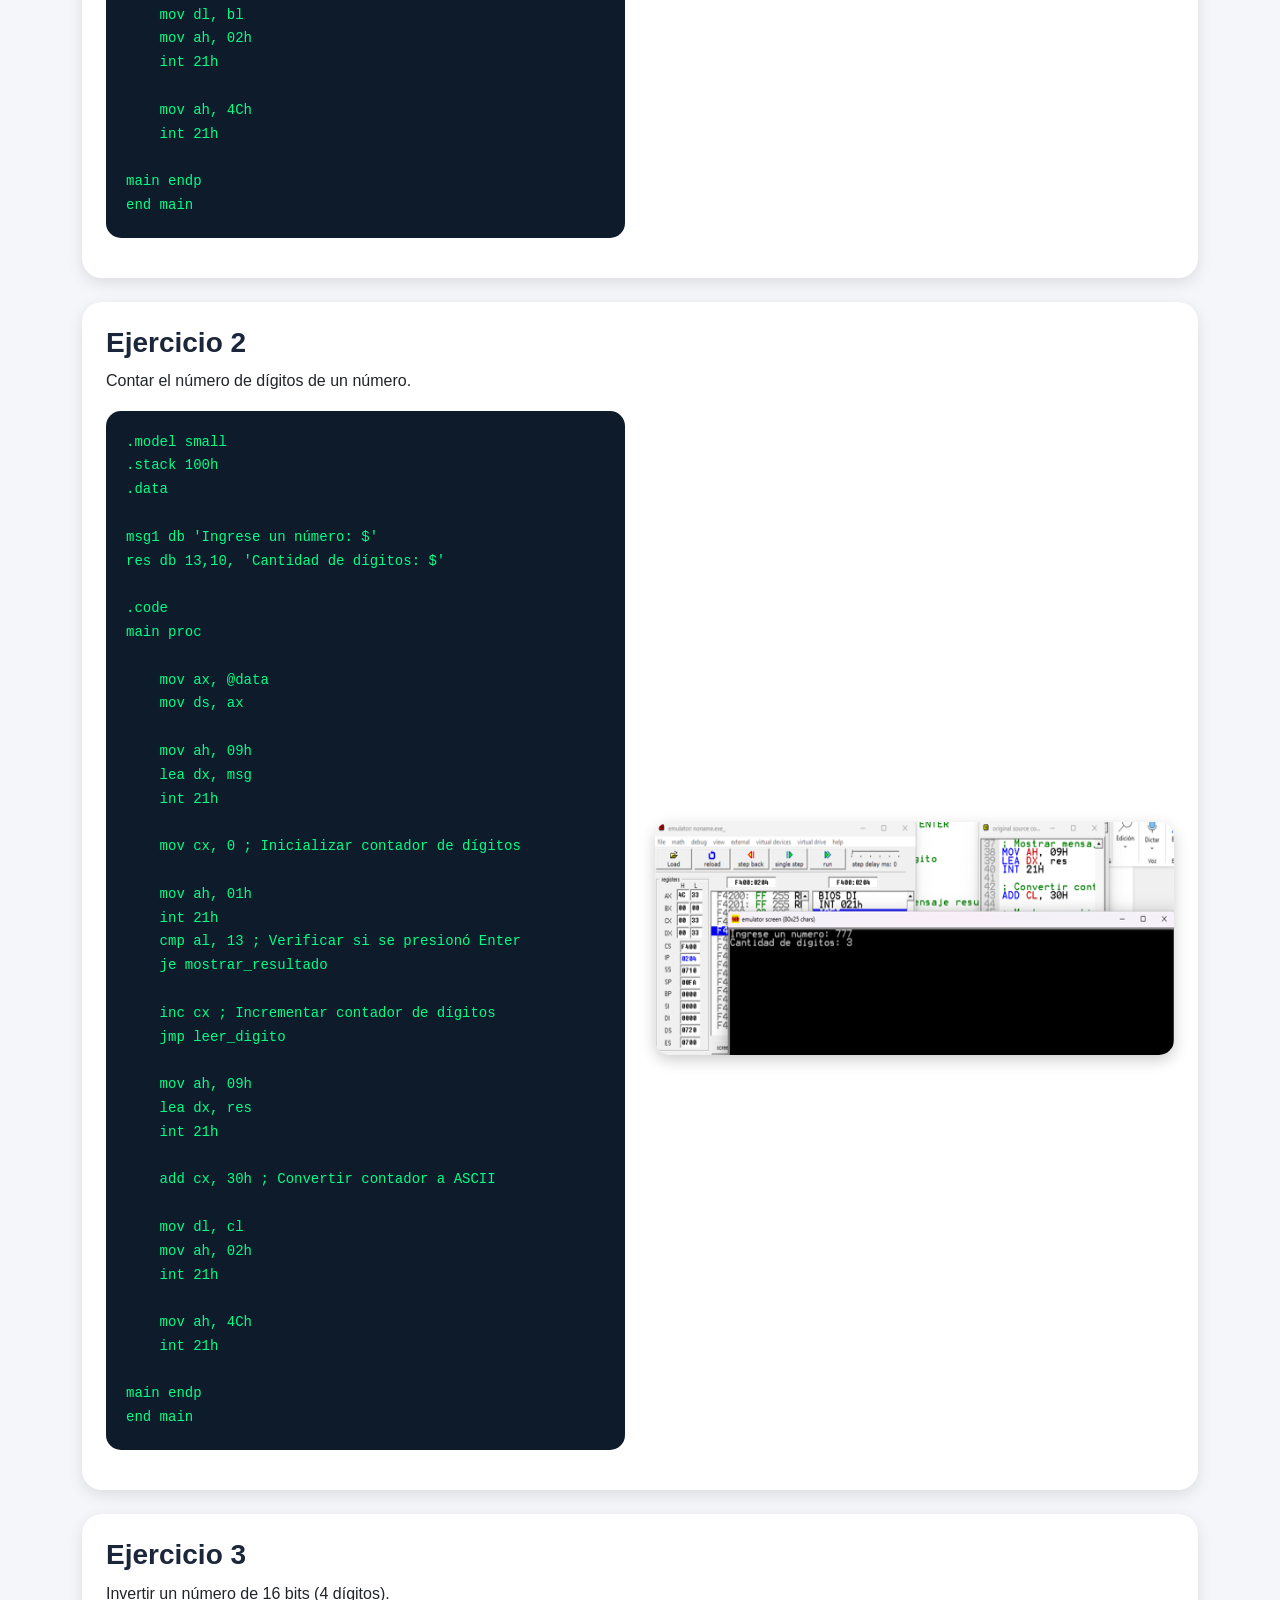
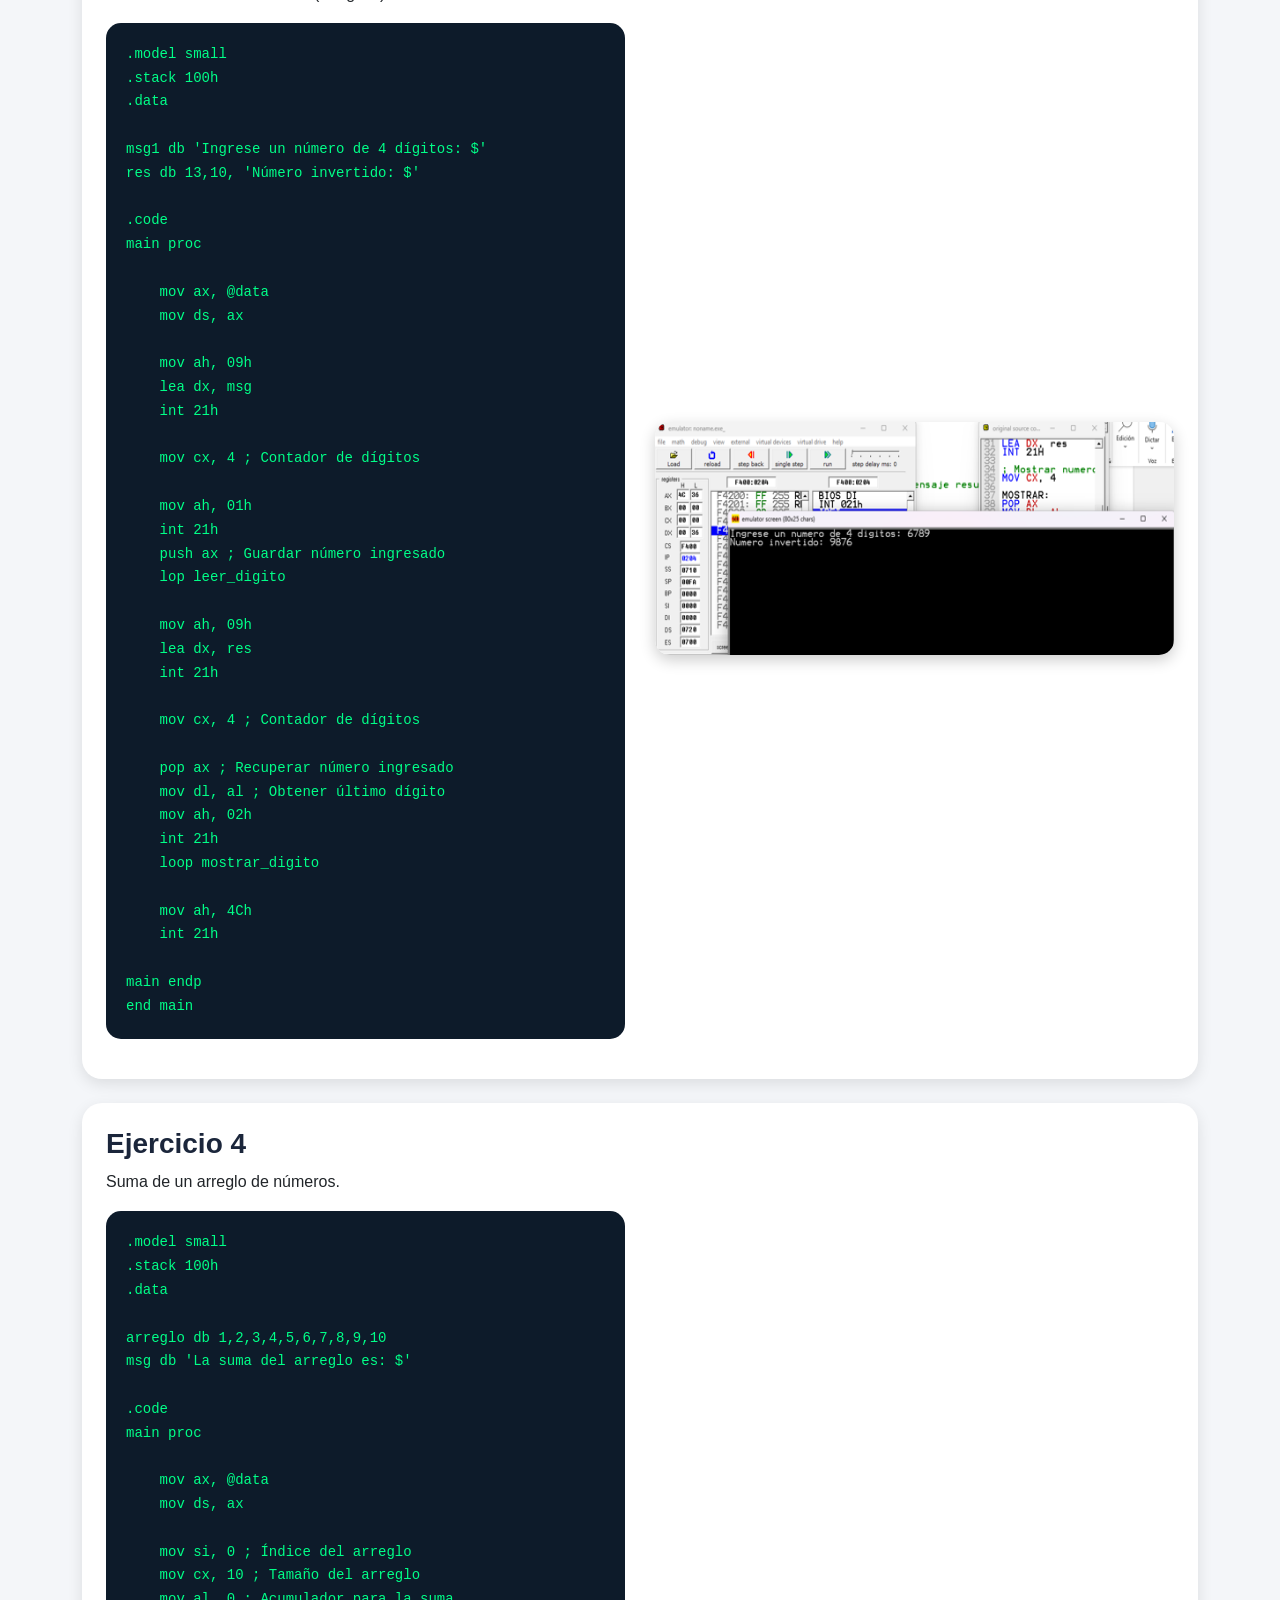
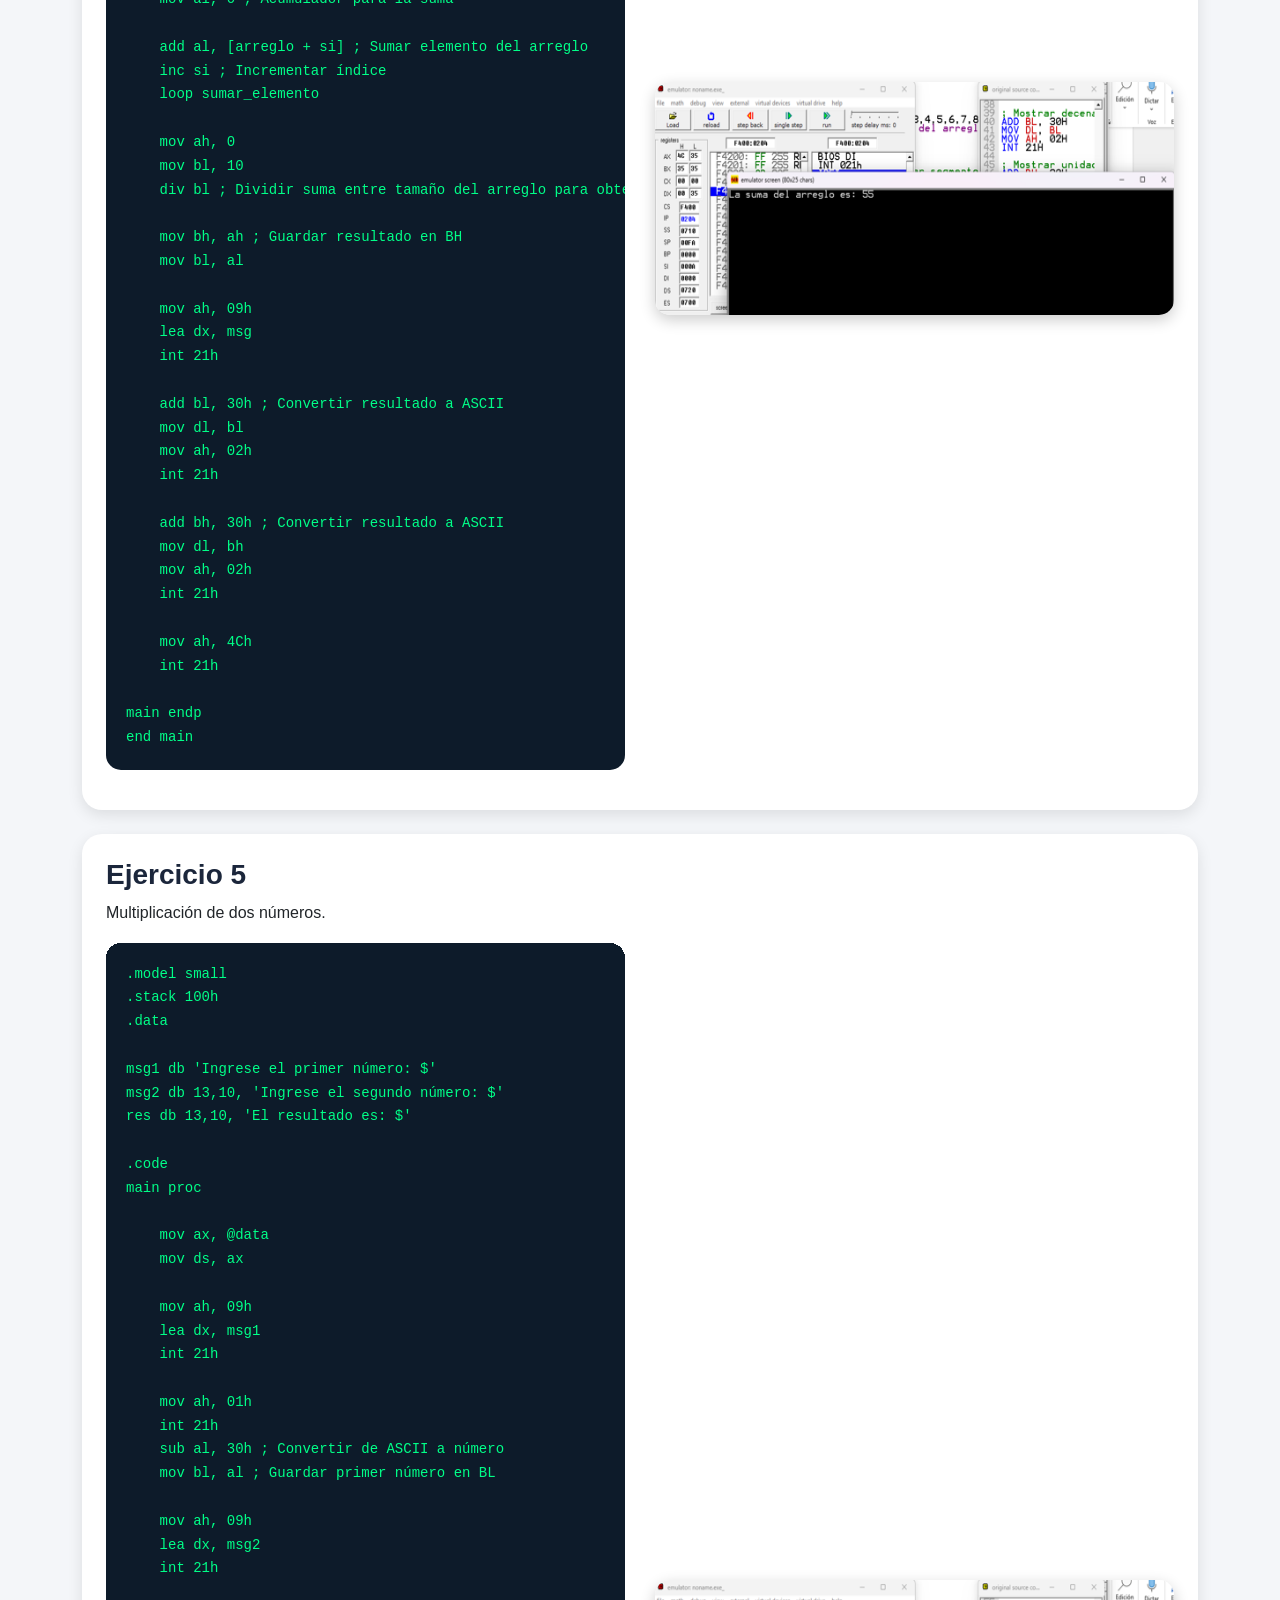
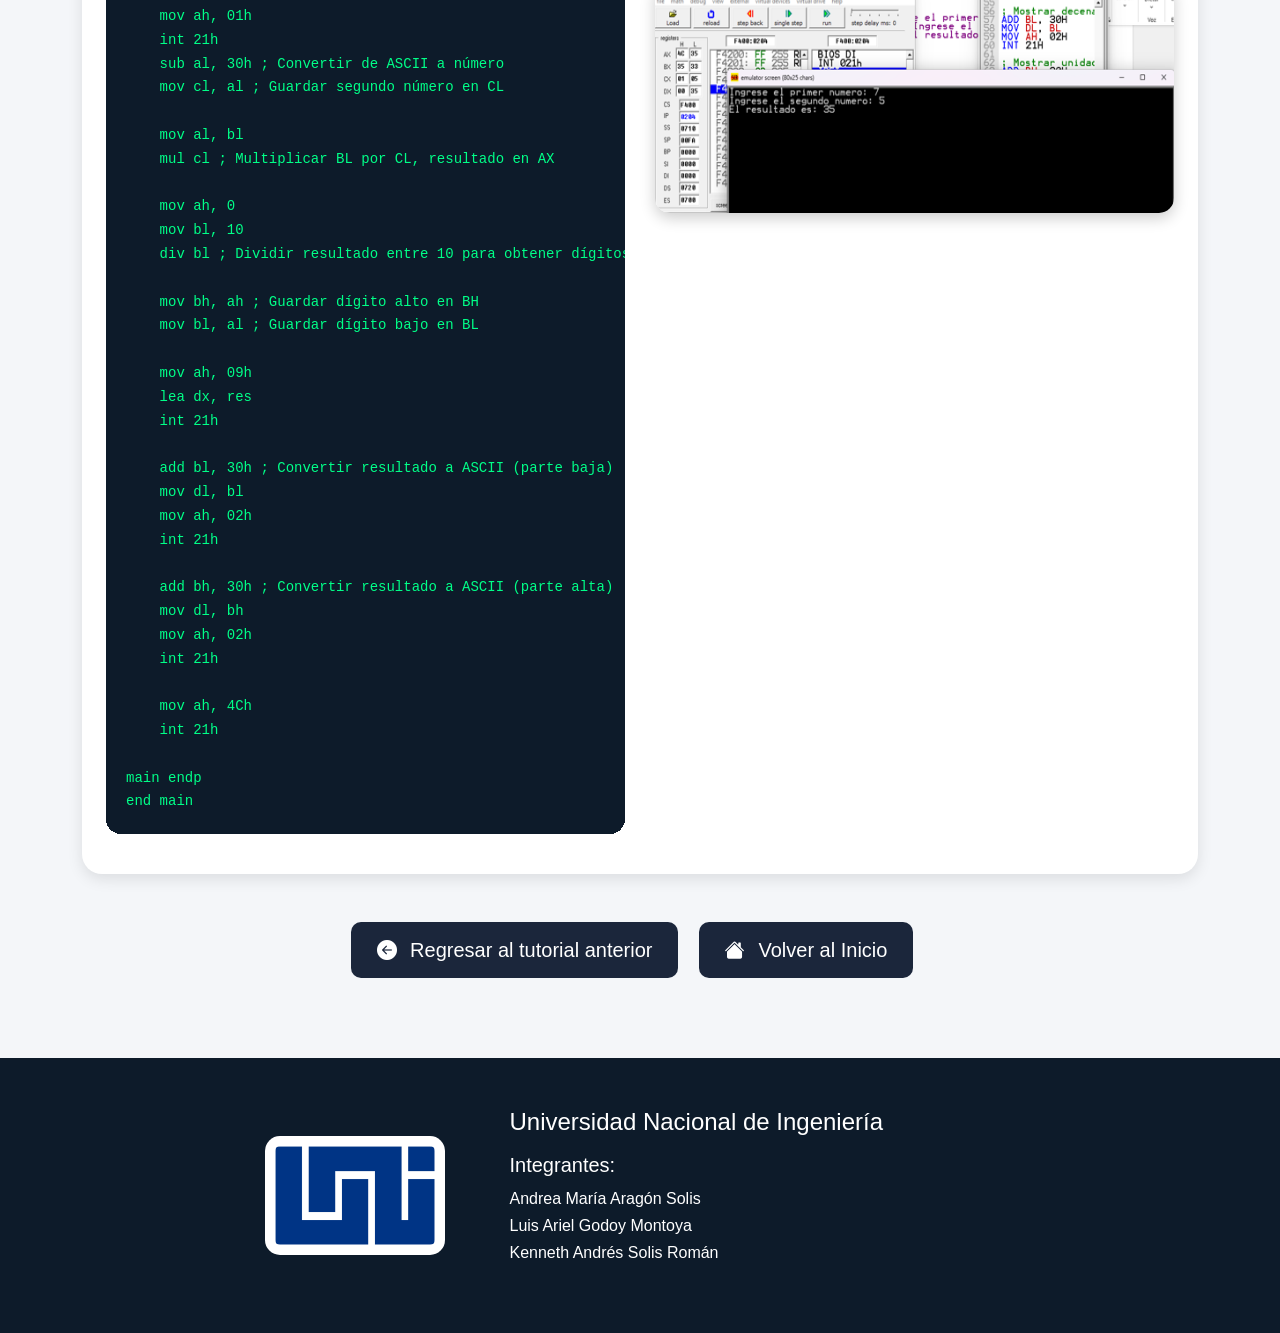
<file: tutoriales/emu8086.html>
<!DOCTYPE html>
<html lang="es">

<head>

    <meta charset="UTF-8">
    <meta name="viewport" content="width=device-width, initial-scale=1.0">

    <title>Tutorial EMU8086 | Arquitectura de Computadoras</title>

    <!-- Bootstrap CSS -->

    <link href="https://cdn.jsdelivr.net/npm/bootstrap@5.3.3/dist/css/bootstrap.min.css" rel="stylesheet">

    <!-- Bootstrap Icons -->

    <link rel="stylesheet"
        href="https://cdn.jsdelivr.net/npm/bootstrap-icons@1.11.3/font/bootstrap-icons.min.css">

    <style>

        body{
            background-color: #f4f6f9;
            font-family: Arial, Helvetica, sans-serif;
            line-height: 1.7;
        }

        /* NAVBAR */

        .navbar{
            background-color: #0d1b2a;
            box-shadow: 0 3px 10px rgba(0,0,0,0.2);
        }

        .navbar-brand{
            font-weight: bold;
            font-size: 1.5rem;
            letter-spacing: 1px;
        }

        .nav-link{
            color: white !important;
            transition: 0.3s;
        }

        .nav-link:hover{
            transform: scale(1.05);
        }

        .dropdown-menu{
            border-radius: 15px;
            overflow: hidden;
        }

        .dropdown-item{
            padding: 12px 15px;
            transition: 0.3s;
        }

        .dropdown-item:hover{
            background-color: #415a77;
        }

        /* HERO */

        .hero{
            background: linear-gradient(to right, #1b263b, #415a77);
            color: white;
            padding: 80px 20px;
            text-align: center;
            margin-bottom: 60px;
        }

        .hero h1{
            font-size: 3.5rem;
            font-weight: bold;
        }

        /* TITULOS */

        .section-title{
            color: #0d1b2a;
            font-weight: bold;
            margin-bottom: 30px;
            border-left: 6px solid #1b263b;
            padding-left: 15px;
        }

        /* CARDS */

        .card{
            border: none;
            border-radius: 20px;
            box-shadow: 0 5px 15px rgba(0,0,0,0.1);
            transition: 0.3s;
        }

        .card:hover{
            transform: translateY(-5px);
        }

        .card-title{
            font-weight: bold;
            color: #1b263b;
        }

        /* IMAGENES */

        .topic-img{
            width: 100%;
            height: 300px;
            object-fit: cover;
            border-radius: 15px;
        }

        /* CODIGO */

        pre{
            background-color: #0d1b2a;
            color: #00ff88;
            padding: 20px;
            border-radius: 15px;
            overflow-x: auto;
        }

        /* BOTONES */

        .btn-custom{
            background-color: #1b263b;
            color: white;
            border-radius: 10px;
            padding: 12px 25px;
            transition: 0.3s;
        }

        .btn-custom:hover{
            background-color: #415a77;
            color: white;
        }

        /* FOOTER */

        footer{
            background-color: #0d1b2a;
            color: white;
            padding: 50px 20px;
            margin-top: 80px;
        }

        .footer-logo{
            background-color: white;
            padding: 10px;
            border-radius: 15px;
        }

        /* PRACTICAS */

        .practice-content{
            display: flex;
            align-items: center;
            justify-content: space-between;
            gap: 30px;
            flex-wrap: wrap;
        }

        .practice-code{
            flex: 1;
            min-width: 320px;
        }

        .practice-media{
            flex: 1;
            text-align: center;
        }

        .practice-img{
            width: 100%;
            max-width: 589px;
            height: 233px;
            border-radius: 15px;
            box-shadow: 0 5px 15px rgba(0,0,0,0.2);
        }

        /* RESPONSIVE */

        @media(max-width:768px){

            .practice-content{
                flex-direction: column;
            }

        }

    </style>

</head>

<body>

    <!-- NAVBAR -->

    <nav class="navbar navbar-expand-lg navbar-dark py-3">

        <div class="container">

            <!-- LOGO -->

            <a class="navbar-brand" href="../index.html">
                Arquitectura de Máquinas
            </a>

            <!-- BOTON RESPONSIVE -->

            <button class="navbar-toggler"
                type="button"
                data-bs-toggle="collapse"
                data-bs-target="#menu">

                <span class="navbar-toggler-icon"></span>

            </button>

            <!-- MENU -->

            <div class="collapse navbar-collapse" id="menu">

                <ul class="navbar-nav ms-auto align-items-lg-center">

                    <!-- INICIO -->

                    <li class="nav-item me-3">

                        <a class="nav-link fw-bold"
                            href="../index.html">

                            <i class="bi bi-house-fill"></i>
                            Inicio

                        </a>

                    </li>

                    <!-- DROPDOWN UNIDADES -->

                    <li class="nav-item dropdown me-3">

                        <a class="nav-link dropdown-toggle fw-bold"
                            href="#"
                            role="button"
                            data-bs-toggle="dropdown">

                            <i class="bi bi-book-fill"></i>
                            Unidades

                        </a>

                        <ul class="dropdown-menu dropdown-menu-dark">

                            <li>
                                <a class="dropdown-item d-flex align-items-center"
                                    href="../unidades/unidad1.html">

                                    <img src="../img/unidad1.jpg"
                                        width="35"
                                        class="me-2 rounded">

                                    Unidad 1

                                </a>
                            </li>

                            <li>
                                <a class="dropdown-item d-flex align-items-center"
                                    href="../unidades/unidad2.html">

                                    <img src="../img/unidad2.jpg"
                                        width="35"
                                        class="me-2 rounded">

                                    Unidad 2

                                </a>
                            </li>

                            <li>
                                <a class="dropdown-item d-flex align-items-center"
                                    href="../unidades/unidad3.html">

                                    <img src="../img/unidad3.jpg"
                                        width="35"
                                        class="me-2 rounded">

                                    Unidad 3

                                </a>
                            </li>

                            <li>
                                <a class="dropdown-item d-flex align-items-center"
                                    href="../unidades/unidad4.html">

                                    <img src="../img/unidad4.jpg"
                                        width="35"
                                        class="me-2 rounded">

                                    Unidad 4

                                </a>
                            </li>

                            <li>
                                <a class="dropdown-item d-flex align-items-center"
                                    href="../unidades/unidad5.html">

                                    <img src="../img/unidad5.jpg"
                                        width="35"
                                        class="me-2 rounded">

                                    Unidad 5

                                </a>
                            </li>

                        </ul>

                    </li>

                    <!-- DROPDOWN TUTORIALES -->

                    <li class="nav-item dropdown">

                        <a class="nav-link dropdown-toggle fw-bold"
                            href="#"
                            role="button"
                            data-bs-toggle="dropdown">

                            <i class="bi bi-tools"></i>
                            Tutoriales

                        </a>

                        <ul class="dropdown-menu dropdown-menu-dark">

                            <li>

                                <a class="dropdown-item d-flex align-items-center"
                                    href="arduino.html">

                                    <img src="../img/arduino.png"
                                        width="35"
                                        class="me-2">

                                    Arduino

                                </a>

                            </li>

                            <li>

                                <a class="dropdown-item d-flex align-items-center"
                                    href="emu8086.html">

                                    <img src="../img/emu8086.png"
                                        width="35"
                                        class="me-2">

                                    EMU8086

                                </a>

                            </li>

                        </ul>

                    </li>

                </ul>

            </div>

        </div>

    </nav>

    <!-- HERO -->

    <section class="hero">

        <div class="container">

            <h1>
                Tutorial de EMU8086
            </h1>

            <p class="mt-4">
                Aprende programación en lenguaje ensamblador utilizando el emulador EMU8086.
            </p>

        </div>

    </section>

    <!-- INTRODUCCION -->

    <section class="container mb-5">

        <h2 class="section-title">
            1. Introducción a EMU8086
        </h2>

        <div class="card p-4">

            <img src="../img/emu8086-banner.png"
                alt="EMU8086"
                class="topic-img mb-4">

            <p>
                EMU8086 es un emulador del microprocesador Intel 8086 que permite
                desarrollar y ejecutar programas en lenguaje ensamblador.
            </p>

            <p>
                Es utilizado con fines educativos para comprender el funcionamiento
                interno de los procesadores y el manejo de registros, memoria
                e interrupciones.
            </p>

        </div>

    </section>

    <!-- CONCEPTOS -->

    <section class="container mb-5">

        <h2 class="section-title">
            2. Conceptos Básicos
        </h2>

        <div class="row g-4">

            <div class="col-md-4">

                <div class="card h-100 p-4">

                    <h4 class="card-title">
                        Registros
                    </h4>

                    <p>
                        Son pequeñas memorias internas utilizadas para almacenar datos temporalmente.
                    </p>

                </div>

            </div>

            <div class="col-md-4">

                <div class="card h-100 p-4">

                    <h4 class="card-title">
                        Interrupciones
                    </h4>

                    <p>
                        Permiten interactuar con el sistema operativo para entrada y salida de datos.
                    </p>

                </div>

            </div>

            <div class="col-md-4">

                <div class="card h-100 p-4">

                    <h4 class="card-title">
                        Lenguaje Ensamblador
                    </h4>

                    <p>
                        Lenguaje de bajo nivel que trabaja directamente con instrucciones del procesador.
                    </p>

                </div>

            </div>

        </div>

    </section>

    <!-- ESTRUCTURA -->

     <section class="container mb-5">

        <h2 class="section-title">
            3. Estructura Básica de un Programa en EMU8086 (Hola Mundo)
        </h2>

    <div class="card p-4 mb-4">

    <div class="practice-content">

        <!-- CODIGO -->

        <div class="practice-code">

<pre>
.model small
.stack 100h
.data

mensaje db 'Hola Mundo$'

.code
main proc

    mov ax, @data
    mov ds, ax

    mov ah, 09h
    lea dx, mensaje
    int 21h

    mov ah, 4Ch
    int 21h

main endp
end main
</pre>

        </div>

        <!-- IMAGEN -->

        <div class="practice-media">

            <img src="../img/hola-mundo.png"
                alt="Hola Mundo EMU8086"
                class="practice-img">

        </div>

    </div>

</div>

</section>


    <!-- EJERCICIOS PRÁCTICOS -->

    <section class="container mb-5">

        <h2 class="section-title">
            4. Ejercicios Prácticos
        </h2>

    <!-- EJERCICIO 1 -->

    <div class="card p-4 mb-4">

        <h3 class="card-title">
            Ejercicio 1
        </h3>

        <p>
            Suma de dos números.
        </p>

        <div class="practice-content">

            <div class="practice-code">

<pre>
.model small
.stack 100h
.data

msg1 db 'Ingrese el primer número: $'
msg2 db 13,10, 'Ingrese el segundo número: $'
resultado db 13,10, 'La suma es: $'

.code
main proc


    mov ax, @data
    mov ds, ax

    mov ah, 09h
    lea dx, msg1
    int 21h

    mov ah, 01h
    int 21h
    sub al, 30h ; Convertir de ASCII a número
    mov bl, al ; Guardar primer número en BL

    mov ah, 09h
    lea dx, msg2
    int 21h

    mov ah, 01h
    int 21h
    sub al, 30h ; Convertir de ASCII a número
    mov bh, al ; Guardar segundo número en BH

    add bl, bh ; Sumar los dos números

    mov ah, 09h
    lea dx, resultado
    int 21h

    add bl, 30h ; Convertir resultado a ASCII

    mov dl, bl
    mov ah, 02h
    int 21h

    mov ah, 4Ch
    int 21h

main endp
end main
</pre>

            </div>

            <div class="practice-media">

                <img src="../img/ejercicio1.png"
                    alt="Ejercicio 1"
                    class="practice-img">

            </div>

        </div>

    </div>

    <!-- EJERCICIO 2 -->

    <div class="card p-4 mb-4">

        <h3 class="card-title">
            Ejercicio 2
        </h3>

        <p>
            Contar el número de dígitos de un número.
        </p>

        <div class="practice-content">

            <div class="practice-code">

<pre>
.model small
.stack 100h
.data

msg1 db 'Ingrese un número: $'
res db 13,10, 'Cantidad de dígitos: $'

.code
main proc  

    mov ax, @data
    mov ds, ax

    mov ah, 09h
    lea dx, msg
    int 21h

    mov cx, 0 ; Inicializar contador de dígitos

    mov ah, 01h
    int 21h
    cmp al, 13 ; Verificar si se presionó Enter
    je mostrar_resultado

    inc cx ; Incrementar contador de dígitos
    jmp leer_digito

    mov ah, 09h
    lea dx, res
    int 21h

    add cx, 30h ; Convertir contador a ASCII

    mov dl, cl
    mov ah, 02h
    int 21h

    mov ah, 4Ch
    int 21h

main endp
end main
</pre>

            </div>

            <div class="practice-media">

                <img src="../img/ejercicio2.png"
                    alt="Ejercicio 2"
                    class="practice-img">

            </div>

        </div>

    </div>

    <!-- EJERCICIO 3 -->

    <div class="card p-4 mb-4">

        <h3 class="card-title">
            Ejercicio 3
        </h3>

        <p>
            Invertir un número de 16 bits (4 dígitos).
        </p>

        <div class="practice-content">

            <div class="practice-code">

<pre>
.model small
.stack 100h
.data

msg1 db 'Ingrese un número de 4 dígitos: $'
res db 13,10, 'Número invertido: $'

.code
main proc  

    mov ax, @data
    mov ds, ax

    mov ah, 09h
    lea dx, msg
    int 21h

    mov cx, 4 ; Contador de dígitos

    mov ah, 01h
    int 21h
    push ax ; Guardar número ingresado
    lop leer_digito

    mov ah, 09h
    lea dx, res
    int 21h

    mov cx, 4 ; Contador de dígitos

    pop ax ; Recuperar número ingresado
    mov dl, al ; Obtener último dígito
    mov ah, 02h
    int 21h
    loop mostrar_digito

    mov ah, 4Ch
    int 21h

main endp
end main
</pre>

            </div>

            <div class="practice-media">

                <img src="../img/ejercicio3.png"
                    alt="Ejercicio 3"
                    class="practice-img">

            </div>

        </div>

    </div>

    <!-- EJERCICIO 4 -->

    <div class="card p-4 mb-4">

        <h3 class="card-title">
            Ejercicio 4
        </h3>

        <p>
            Suma de un arreglo de números.
        </p>

        <div class="practice-content">

            <div class="practice-code">

<pre>
.model small
.stack 100h
.data

arreglo db 1,2,3,4,5,6,7,8,9,10
msg db 'La suma del arreglo es: $'

.code
main proc  

    mov ax, @data
    mov ds, ax

    mov si, 0 ; Índice del arreglo
    mov cx, 10 ; Tamaño del arreglo
    mov al, 0 ; Acumulador para la suma

    add al, [arreglo + si] ; Sumar elemento del arreglo
    inc si ; Incrementar índice
    loop sumar_elemento

    mov ah, 0
    mov bl, 10
    div bl ; Dividir suma entre tamaño del arreglo para obtener promedio

    mov bh, ah ; Guardar resultado en BH
    mov bl, al

    mov ah, 09h
    lea dx, msg
    int 21h

    add bl, 30h ; Convertir resultado a ASCII
    mov dl, bl
    mov ah, 02h
    int 21h

    add bh, 30h ; Convertir resultado a ASCII
    mov dl, bh
    mov ah, 02h
    int 21h

    mov ah, 4Ch
    int 21h

main endp
end main
</pre>

            </div>

            <div class="practice-media">

                <img src="../img/ejercicio4.png"
                    alt="Ejercicio 4"
                    class="practice-img">

            </div>

        </div>

    </div>

    <!-- EJERCICIO 5 -->

    <div class="card p-4 mb-4">

        <h3 class="card-title">
            Ejercicio 5
        </h3>

        <p>
            Multiplicación de dos números.
        </p>

        <div class="practice-content">

            <div class="practice-code">

<pre>
.model small
.stack 100h
.data

msg1 db 'Ingrese el primer número: $'
msg2 db 13,10, 'Ingrese el segundo número: $'
res db 13,10, 'El resultado es: $'

.code
main proc

    mov ax, @data
    mov ds, ax

    mov ah, 09h
    lea dx, msg1
    int 21h

    mov ah, 01h
    int 21h
    sub al, 30h ; Convertir de ASCII a número
    mov bl, al ; Guardar primer número en BL

    mov ah, 09h
    lea dx, msg2
    int 21h

    mov ah, 01h
    int 21h
    sub al, 30h ; Convertir de ASCII a número
    mov cl, al ; Guardar segundo número en CL

    mov al, bl
    mul cl ; Multiplicar BL por CL, resultado en AX

    mov ah, 0
    mov bl, 10
    div bl ; Dividir resultado entre 10 para obtener dígitos

    mov bh, ah ; Guardar dígito alto en BH
    mov bl, al ; Guardar dígito bajo en BL

    mov ah, 09h
    lea dx, res
    int 21h

    add bl, 30h ; Convertir resultado a ASCII (parte baja)
    mov dl, bl
    mov ah, 02h
    int 21h

    add bh, 30h ; Convertir resultado a ASCII (parte alta)
    mov dl, bh
    mov ah, 02h
    int 21h

    mov ah, 4Ch
    int 21h
    
main endp
end main
</pre>

            </div>

            <div class="practice-media">

                <img src="../img/ejercicio5.png"
                    alt="Ejercicio 5"
                    class="practice-img">

            </div>

        </div>

    </div>

</section>

<!-- BOTONES -->

    <section class="text-center my-5">

        <!-- BOTON REGRESAR -->

        <a href="../tutoriales/arduino.html"
            class="btn btn-custom btn-lg me-3">

            <i class="bi bi-arrow-left-circle-fill me-2"></i>
            Regresar al tutorial anterior

        </a>

        <!-- BOTON INICIO -->

        <a href="../index.html"
            class="btn btn-custom btn-lg me-3">

            <i class="bi bi-house-fill me-2"></i>
            Volver al Inicio

        </a>

    </section>

        <!-- FOOTER -->

    <footer>

        <div class="container">

            <div class="row align-items-center justify-content-center">

                <div class="col-md-3 text-center mb-4 mb-md-0">

                    <img src="../img/uni.png"
                        alt="Logo UNI"
                        width="180"
                        class="img-fluid footer-logo">

                </div>

                <div class="col-md-6">

                    <h4>
                        Universidad Nacional de Ingeniería
                    </h4>

                    <h5 class="mt-3">
                        Integrantes:
                    </h5>

                    <p>
                        Andrea María Aragón Solis <br>
                        Luis Ariel Godoy Montoya <br>
                        Kenneth Andrés Solis Román
                    </p>

                </div>

            </div>

        </div>

    </footer>

    <!-- Bootstrap JS -->

    <script src="https://cdn.jsdelivr.net/npm/bootstrap@5.3.3/dist/js/bootstrap.bundle.min.js"></script>

</body>

</html>
</file>
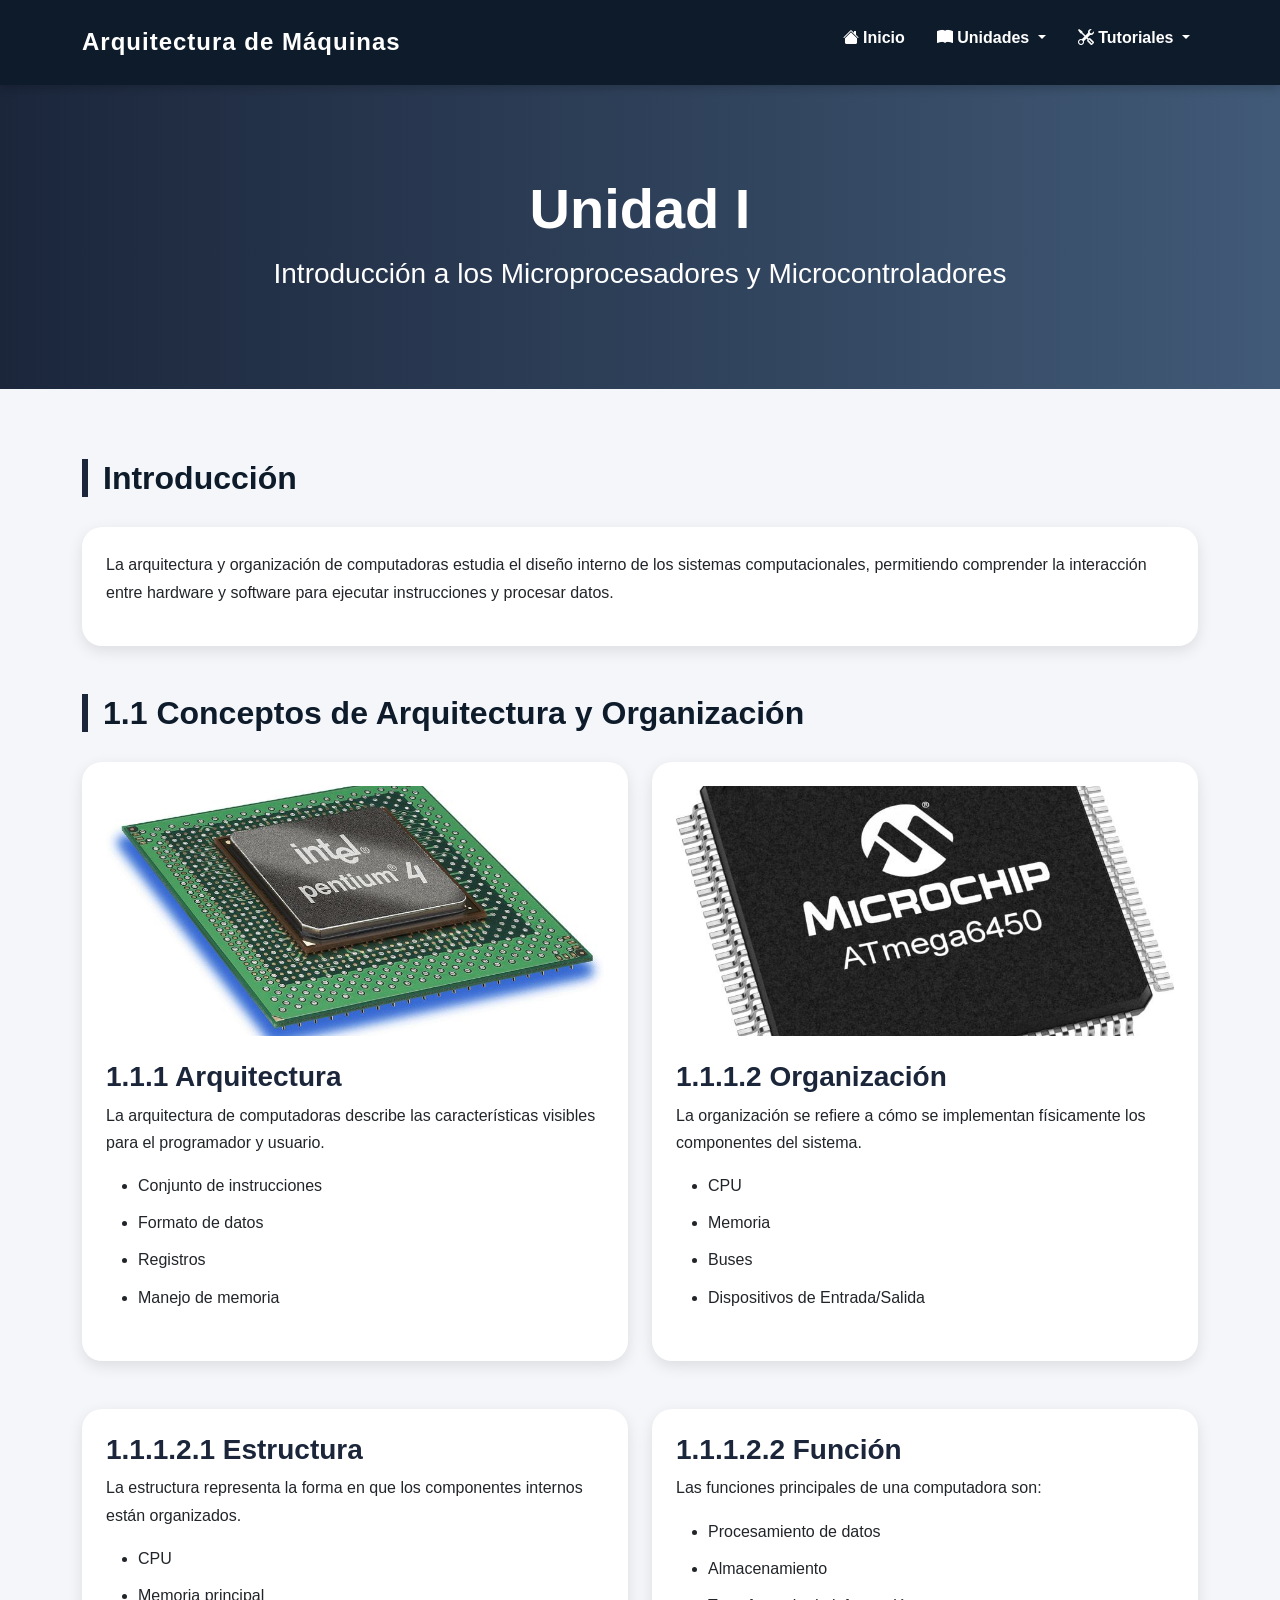
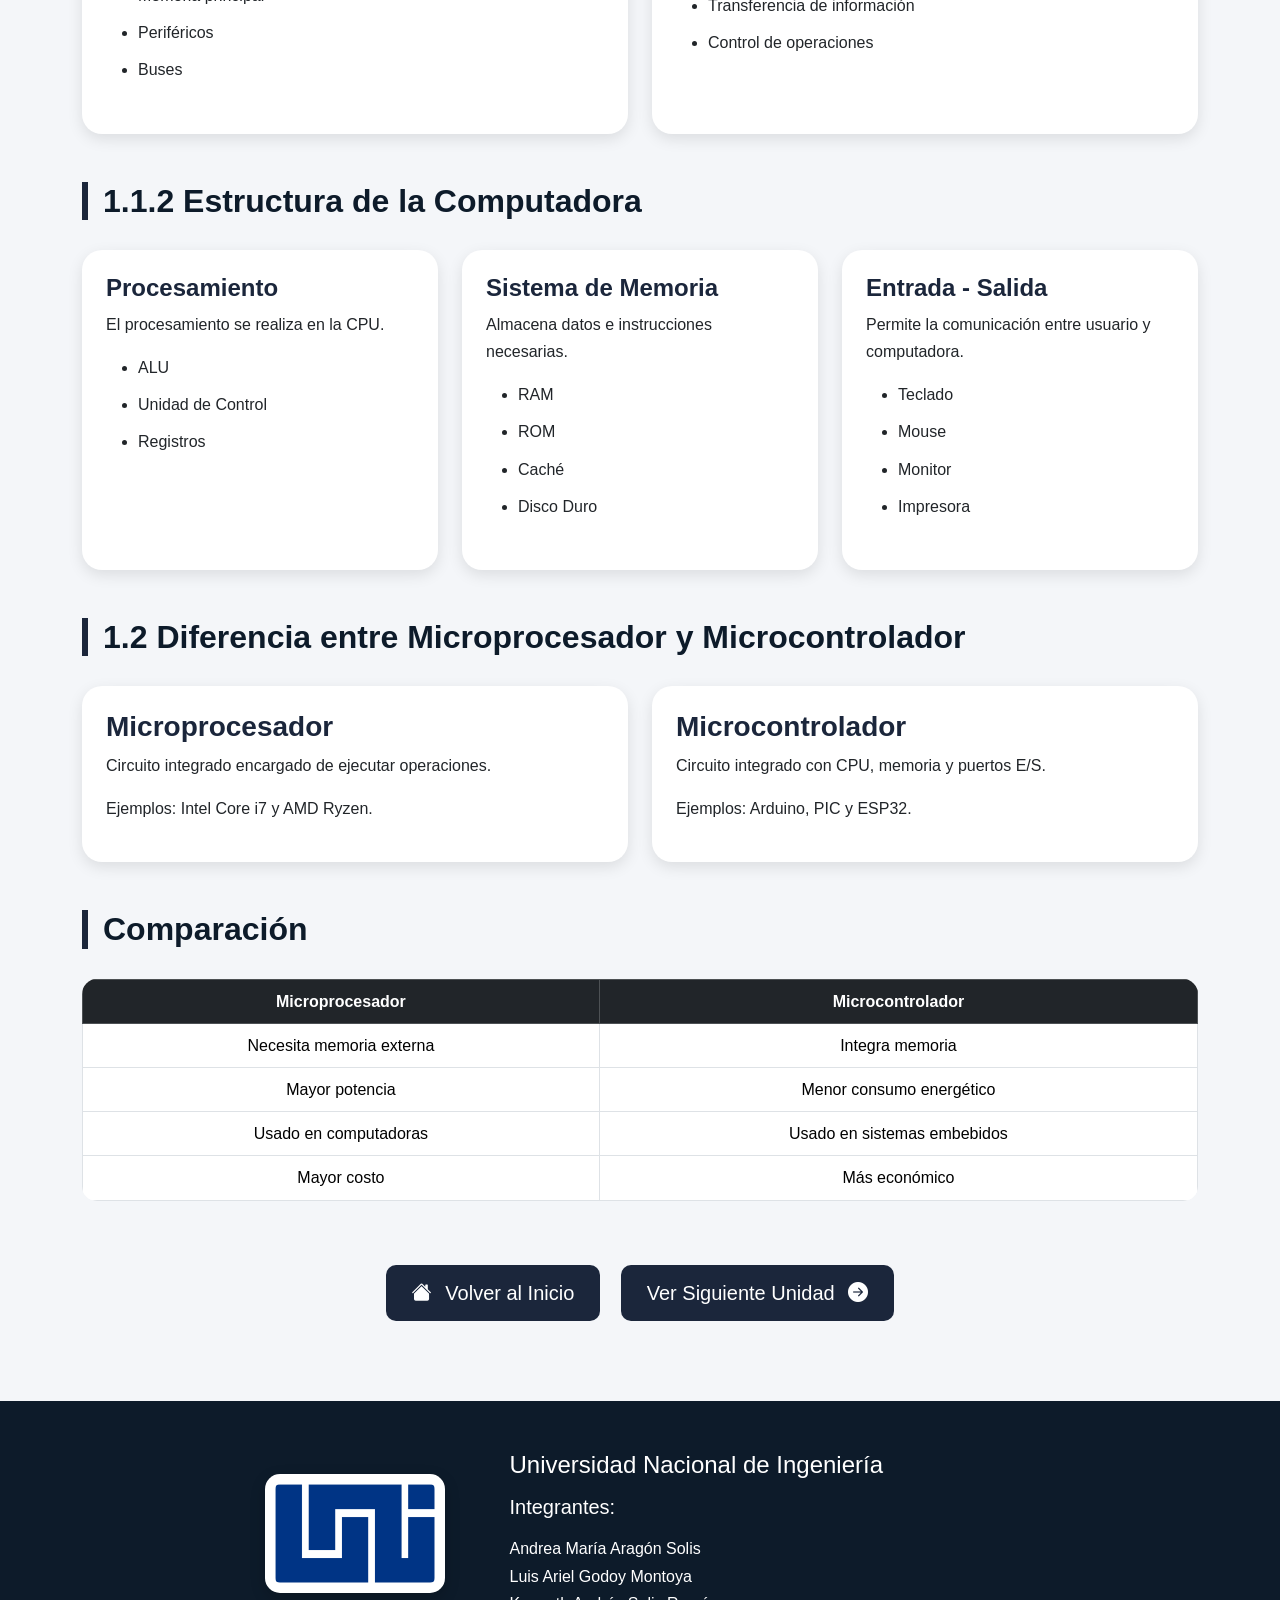
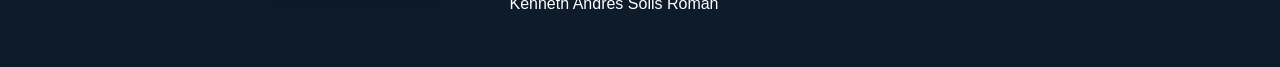
<file: unidades/unidad1.html>
<!DOCTYPE html>
<html lang="es">

<head>

    <meta charset="UTF-8">
    <meta name="viewport" content="width=device-width, initial-scale=1.0">

    <title>Unidad 1 | Arquitectura de Máquinas</title>

    <!-- Bootstrap CSS -->

    <link href="https://cdn.jsdelivr.net/npm/bootstrap@5.3.3/dist/css/bootstrap.min.css" rel="stylesheet">

    <!-- Bootstrap Icons -->

    <link rel="stylesheet"
        href="https://cdn.jsdelivr.net/npm/bootstrap-icons@1.11.3/font/bootstrap-icons.min.css">

    <!-- ESTILOS -->

    <style>

        body{
            background-color: #f4f6f9;
            font-family: Arial, Helvetica, sans-serif;
            line-height: 1.7;
        }

        /* NAVBAR */

        .navbar{
            background-color: #0d1b2a;
            box-shadow: 0 3px 10px rgba(0,0,0,0.2);
        }

        .navbar-brand{
            font-weight: bold;
            font-size: 1.5rem;
            letter-spacing: 1px;
        }

        .nav-link{
            color: white !important;
            transition: 0.3s;
        }

        .nav-link:hover{
            transform: scale(1.05);
        }

        .dropdown-menu{
            border-radius: 15px;
            overflow: hidden;
        }

        .dropdown-item{
            padding: 12px 15px;
            transition: 0.3s;
        }

        .dropdown-item:hover{
            background-color: #415a77;
        }

        /* HERO */

        .hero{
            background: linear-gradient(to right, #1b263b, #415a77);
            color: white;
            padding: 90px 20px;
            text-align: center;
            margin-bottom: 70px;
        }

        .hero h1{
            font-size: 3.5rem;
            font-weight: bold;
        }

        .hero h3{
            margin-top: 15px;
            font-weight: 300;
        }

        /* TITULOS */

        .section-title{
            color: #0d1b2a;
            font-weight: bold;
            margin-bottom: 30px;
            border-left: 6px solid #1b263b;
            padding-left: 15px;
        }

        /* CARDS */

        .card{
            border: none;
            border-radius: 20px;
            box-shadow: 0 5px 15px rgba(0,0,0,0.1);
            transition: 0.3s;
        }

        .card:hover{
            transform: translateY(-5px);
        }

        .card-title{
            font-weight: bold;
            color: #1b263b;
        }

        /* IMAGENES */

        .topic-img{
            width: 100%;
            height: 250px;
            object-fit: cover;
            border-radius: 15px;
        }

        /* LISTAS */

        ul li{
            margin-bottom: 10px;
        }

        /* TABLA */

        .table{
            background-color: white;
            border-radius: 15px;
            overflow: hidden;
        }

        /* BOTONES */

        .btn-custom{
            background-color: #1b263b;
            color: white;
            border-radius: 10px;
            padding: 12px 25px;
            transition: 0.3s;
        }

        .btn-custom:hover{
            background-color: #415a77;
            color: white;
        }

        /* FOOTER */

        footer{
            background-color: #0d1b2a;
            color: white;
            padding: 50px 20px;
            margin-top: 80px;
        }

        .footer-logo{
            background-color: white;
            padding: 10px;
            border-radius: 15px;
            box-shadow: 0 5px 15px rgba(0,0,0,0.2);
        }

    </style>

</head>

<body>

    <!-- NAVBAR -->

    <nav class="navbar navbar-expand-lg navbar-dark py-3">

        <div class="container">

            <!-- LOGO -->

            <a class="navbar-brand" href="../index.html">
                Arquitectura de Máquinas
            </a>

            <!-- BOTON RESPONSIVE -->

            <button class="navbar-toggler"
                type="button"
                data-bs-toggle="collapse"
                data-bs-target="#menu">

                <span class="navbar-toggler-icon"></span>

            </button>

            <!-- MENU -->

            <div class="collapse navbar-collapse" id="menu">

                <ul class="navbar-nav ms-auto align-items-lg-center">

                    <!-- INICIO -->

                    <li class="nav-item me-3">

                        <a class="nav-link fw-bold"
                            href="../index.html">

                            <i class="bi bi-house-fill"></i>
                            Inicio

                        </a>

                    </li>

                    <!-- DROPDOWN UNIDADES -->

                    <li class="nav-item dropdown me-3">

                        <a class="nav-link dropdown-toggle fw-bold"
                            href="#"
                            role="button"
                            data-bs-toggle="dropdown">

                            <i class="bi bi-book-fill"></i>
                            Unidades

                        </a>

                        <ul class="dropdown-menu dropdown-menu-dark">

                            <li>

                                <a class="dropdown-item d-flex align-items-center"
                                    href="unidad1.html">

                                    <img src="../img/unidad1.jpg"
                                        width="35"
                                        class="me-2 rounded">

                                    Unidad 1

                                </a>

                            </li>

                            <li>

                                <a class="dropdown-item d-flex align-items-center"
                                    href="unidad2.html">

                                    <img src="../img/unidad2.jpg"
                                        width="35"
                                        class="me-2 rounded">

                                    Unidad 2

                                </a>

                            </li>

                            <li>

                                <a class="dropdown-item d-flex align-items-center"
                                    href="unidad3.html">

                                    <img src="../img/unidad3.jpg"
                                        width="35"
                                        class="me-2 rounded">

                                    Unidad 3

                                </a>

                            </li>

                            <li>

                                <a class="dropdown-item d-flex align-items-center"
                                    href="unidad4.html">

                                    <img src="../img/unidad4.jpg"
                                        width="35"
                                        class="me-2 rounded">

                                    Unidad 4

                                </a>

                            </li>

                            <li>

                                <a class="dropdown-item d-flex align-items-center"
                                    href="unidad5.html">

                                    <img src="../img/unidad5.jpg"
                                        width="35"
                                        class="me-2 rounded">

                                    Unidad 5

                                </a>

                            </li>

                        </ul>

                    </li>

                    <!-- DROPDOWN TUTORIALES -->

                    <li class="nav-item dropdown">

                        <a class="nav-link dropdown-toggle fw-bold"
                            href="#"
                            role="button"
                            data-bs-toggle="dropdown">

                            <i class="bi bi-tools"></i>
                            Tutoriales

                        </a>

                        <ul class="dropdown-menu dropdown-menu-dark">

                            <li>

                                <a class="dropdown-item d-flex align-items-center"
                                    href="../tutoriales/arduino.html">

                                    <img src="../img/arduino.png"
                                        width="35"
                                        class="me-2">

                                    Arduino

                                </a>

                            </li>

                            <li>

                                <a class="dropdown-item d-flex align-items-center"
                                    href="../tutoriales/emu8086.html">

                                    <img src="../img/emu8086.png"
                                        width="35"
                                        class="me-2">

                                    EMU8086

                                </a>

                            </li>

                        </ul>

                    </li>

                </ul>

            </div>

        </div>

    </nav>

    <!-- HERO -->

    <section class="hero">

        <div class="container">

            <h1>
                Unidad I
            </h1>

            <h3>
                Introducción a los Microprocesadores y Microcontroladores
            </h3>

        </div>

    </section>

    <!-- CONTENIDO -->

    <div class="container">

        <!-- INTRODUCCIÓN -->

        <section class="mb-5">

            <h2 class="section-title">
                Introducción
            </h2>

            <div class="card p-4">

                <p>
                    La arquitectura y organización de computadoras estudia
                    el diseño interno de los sistemas computacionales,
                    permitiendo comprender la interacción entre hardware
                    y software para ejecutar instrucciones y procesar datos.
                </p>

            </div>

        </section>

        <!-- CONCEPTOS -->

        <section class="mb-5">

            <h2 class="section-title">
                1.1 Conceptos de Arquitectura y Organización
            </h2>

            <div class="row g-4">

                <!-- ARQUITECTURA -->

                <div class="col-lg-6">

                    <div class="card h-100 p-4">

                        <img src="../img/microprocessor.jpg"
                            class="topic-img mb-4"
                            alt="Arquitectura">

                        <h3 class="card-title">
                            1.1.1 Arquitectura
                        </h3>

                        <p>
                            La arquitectura de computadoras describe las
                            características visibles para el programador
                            y usuario.
                        </p>

                        <ul>

                            <li>Conjunto de instrucciones</li>
                            <li>Formato de datos</li>
                            <li>Registros</li>
                            <li>Manejo de memoria</li>

                        </ul>

                    </div>

                </div>

                <!-- ORGANIZACIÓN -->

                <div class="col-lg-6">

                    <div class="card h-100 p-4">

                        <img src="../img/microcontroller.jpeg"
                            class="topic-img mb-4"
                            alt="Organización">

                        <h3 class="card-title">
                            1.1.1.2 Organización
                        </h3>

                        <p>
                            La organización se refiere a cómo se implementan
                            físicamente los componentes del sistema.
                        </p>

                        <ul>

                            <li>CPU</li>
                            <li>Memoria</li>
                            <li>Buses</li>
                            <li>Dispositivos de Entrada/Salida</li>

                        </ul>

                    </div>

                </div>

            </div>

        </section>

        <!-- ESTRUCTURA Y FUNCION -->

        <section class="mb-5">

            <div class="row g-4">

                <div class="col-md-6">

                    <div class="card h-100 p-4">

                        <h3 class="card-title">
                            1.1.1.2.1 Estructura
                        </h3>

                        <p>
                            La estructura representa la forma en que los
                            componentes internos están organizados.
                        </p>

                        <ul>

                            <li>CPU</li>
                            <li>Memoria principal</li>
                            <li>Periféricos</li>
                            <li>Buses</li>

                        </ul>

                    </div>

                </div>

                <div class="col-md-6">

                    <div class="card h-100 p-4">

                        <h3 class="card-title">
                            1.1.1.2.2 Función
                        </h3>

                        <p>
                            Las funciones principales de una computadora son:
                        </p>

                        <ul>

                            <li>Procesamiento de datos</li>
                            <li>Almacenamiento</li>
                            <li>Transferencia de información</li>
                            <li>Control de operaciones</li>

                        </ul>

                    </div>

                </div>

            </div>

        </section>

        <!-- ESTRUCTURA COMPUTADORA -->

        <section class="mb-5">

            <h2 class="section-title">
                1.1.2 Estructura de la Computadora
            </h2>

            <div class="row g-4">

                <div class="col-lg-4">

                    <div class="card h-100 p-4">

                        <h4 class="card-title">
                            Procesamiento
                        </h4>

                        <p>
                            El procesamiento se realiza en la CPU.
                        </p>

                        <ul>

                            <li>ALU</li>
                            <li>Unidad de Control</li>
                            <li>Registros</li>

                        </ul>

                    </div>

                </div>

                <div class="col-lg-4">

                    <div class="card h-100 p-4">

                        <h4 class="card-title">
                            Sistema de Memoria
                        </h4>

                        <p>
                            Almacena datos e instrucciones necesarias.
                        </p>

                        <ul>

                            <li>RAM</li>
                            <li>ROM</li>
                            <li>Caché</li>
                            <li>Disco Duro</li>

                        </ul>

                    </div>

                </div>

                <div class="col-lg-4">

                    <div class="card h-100 p-4">

                        <h4 class="card-title">
                            Entrada - Salida
                        </h4>

                        <p>
                            Permite la comunicación entre usuario y computadora.
                        </p>

                        <ul>

                            <li>Teclado</li>
                            <li>Mouse</li>
                            <li>Monitor</li>
                            <li>Impresora</li>

                        </ul>

                    </div>

                </div>

            </div>

        </section>

        <!-- MICROPROCESADOR Y MICROCONTROLADOR -->

        <section class="mb-5">

            <h2 class="section-title">
                1.2 Diferencia entre Microprocesador y Microcontrolador
            </h2>

            <div class="row g-4">

                <div class="col-md-6">

                    <div class="card h-100 p-4">

                        <h3 class="card-title">
                            Microprocesador
                        </h3>

                        <p>
                            Circuito integrado encargado de ejecutar operaciones.
                        </p>

                        <p>
                            Ejemplos: Intel Core i7 y AMD Ryzen.
                        </p>

                    </div>

                </div>

                <div class="col-md-6">

                    <div class="card h-100 p-4">

                        <h3 class="card-title">
                            Microcontrolador
                        </h3>

                        <p>
                            Circuito integrado con CPU, memoria y puertos E/S.
                        </p>

                        <p>
                            Ejemplos: Arduino, PIC y ESP32.
                        </p>

                    </div>

                </div>

            </div>

        </section>

        <!-- TABLA -->

        <section class="mb-5">

            <h2 class="section-title">
                Comparación
            </h2>

            <div class="table-responsive">

                <table class="table table-bordered table-hover text-center align-middle">

                    <thead class="table-dark">

                        <tr>

                            <th>Microprocesador</th>
                            <th>Microcontrolador</th>

                        </tr>

                    </thead>

                    <tbody>

                        <tr>

                            <td>Necesita memoria externa</td>
                            <td>Integra memoria</td>

                        </tr>

                        <tr>

                            <td>Mayor potencia</td>
                            <td>Menor consumo energético</td>

                        </tr>

                        <tr>

                            <td>Usado en computadoras</td>
                            <td>Usado en sistemas embebidos</td>

                        </tr>

                        <tr>

                            <td>Mayor costo</td>
                            <td>Más económico</td>

                        </tr>

                    </tbody>

                </table>

            </div>

        </section>

        <!-- BOTONES -->

        <section class="text-center my-5">

            <!-- BOTON INICIO -->

            <a href="../index.html"
                class="btn btn-custom btn-lg me-3">

                <i class="bi bi-house-fill me-2"></i>
                Volver al Inicio

            </a>

            <!-- BOTON SIGUIENTE -->

            <a href="unidad2.html"
                class="btn btn-custom btn-lg">

                Ver Siguiente Unidad
                <i class="bi bi-arrow-right-circle-fill ms-2"></i>

            </a>

        </section>

    </div>    
    
    <!-- FOOTER -->

    <footer>

        <div class="container">

            <div class="row align-items-center justify-content-center">

                <!-- LOGO -->

                <div class="col-md-3 text-center mb-4 mb-md-0">

                    <img src="../img/uni.png"
                        alt="Logo UNI"
                        width="180"
                        class="img-fluid footer-logo">

                </div>

                <!-- TEXTO -->

                <div class="col-md-6 text-md-start text-center">

                    <h4 class="mb-3">
                        Universidad Nacional de Ingeniería
                    </h4>

                    <h5 class="mb-3">
                        Integrantes:
                    </h5>

                    <p class="mb-0">
                        Andrea María Aragón Solis <br>
                        Luis Ariel Godoy Montoya <br>
                        Kenneth Andrés Solis Román
                    </p>

                </div>

            </div>

        </div>

    </footer>

    <!-- Bootstrap JS -->

    <script src="https://cdn.jsdelivr.net/npm/bootstrap@5.3.3/dist/js/bootstrap.bundle.min.js"></script>

</body>

</html>
</file>
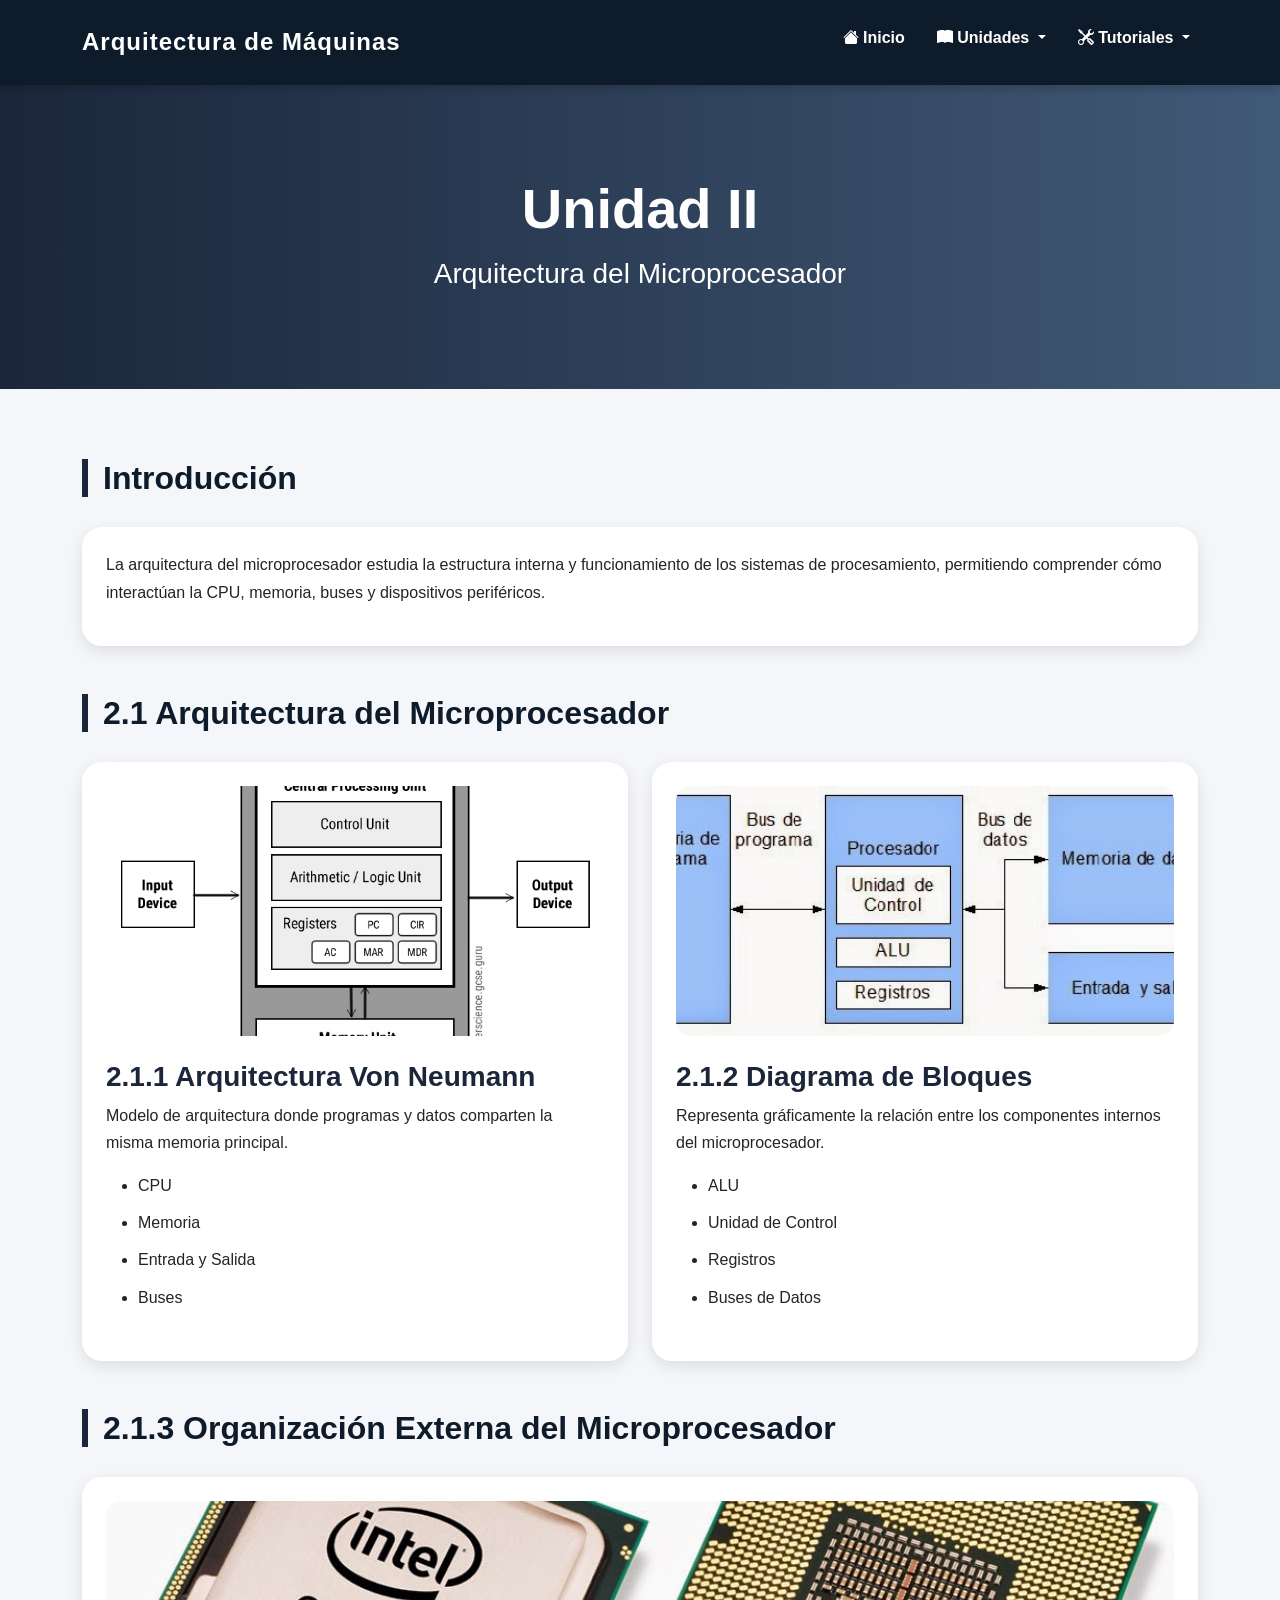
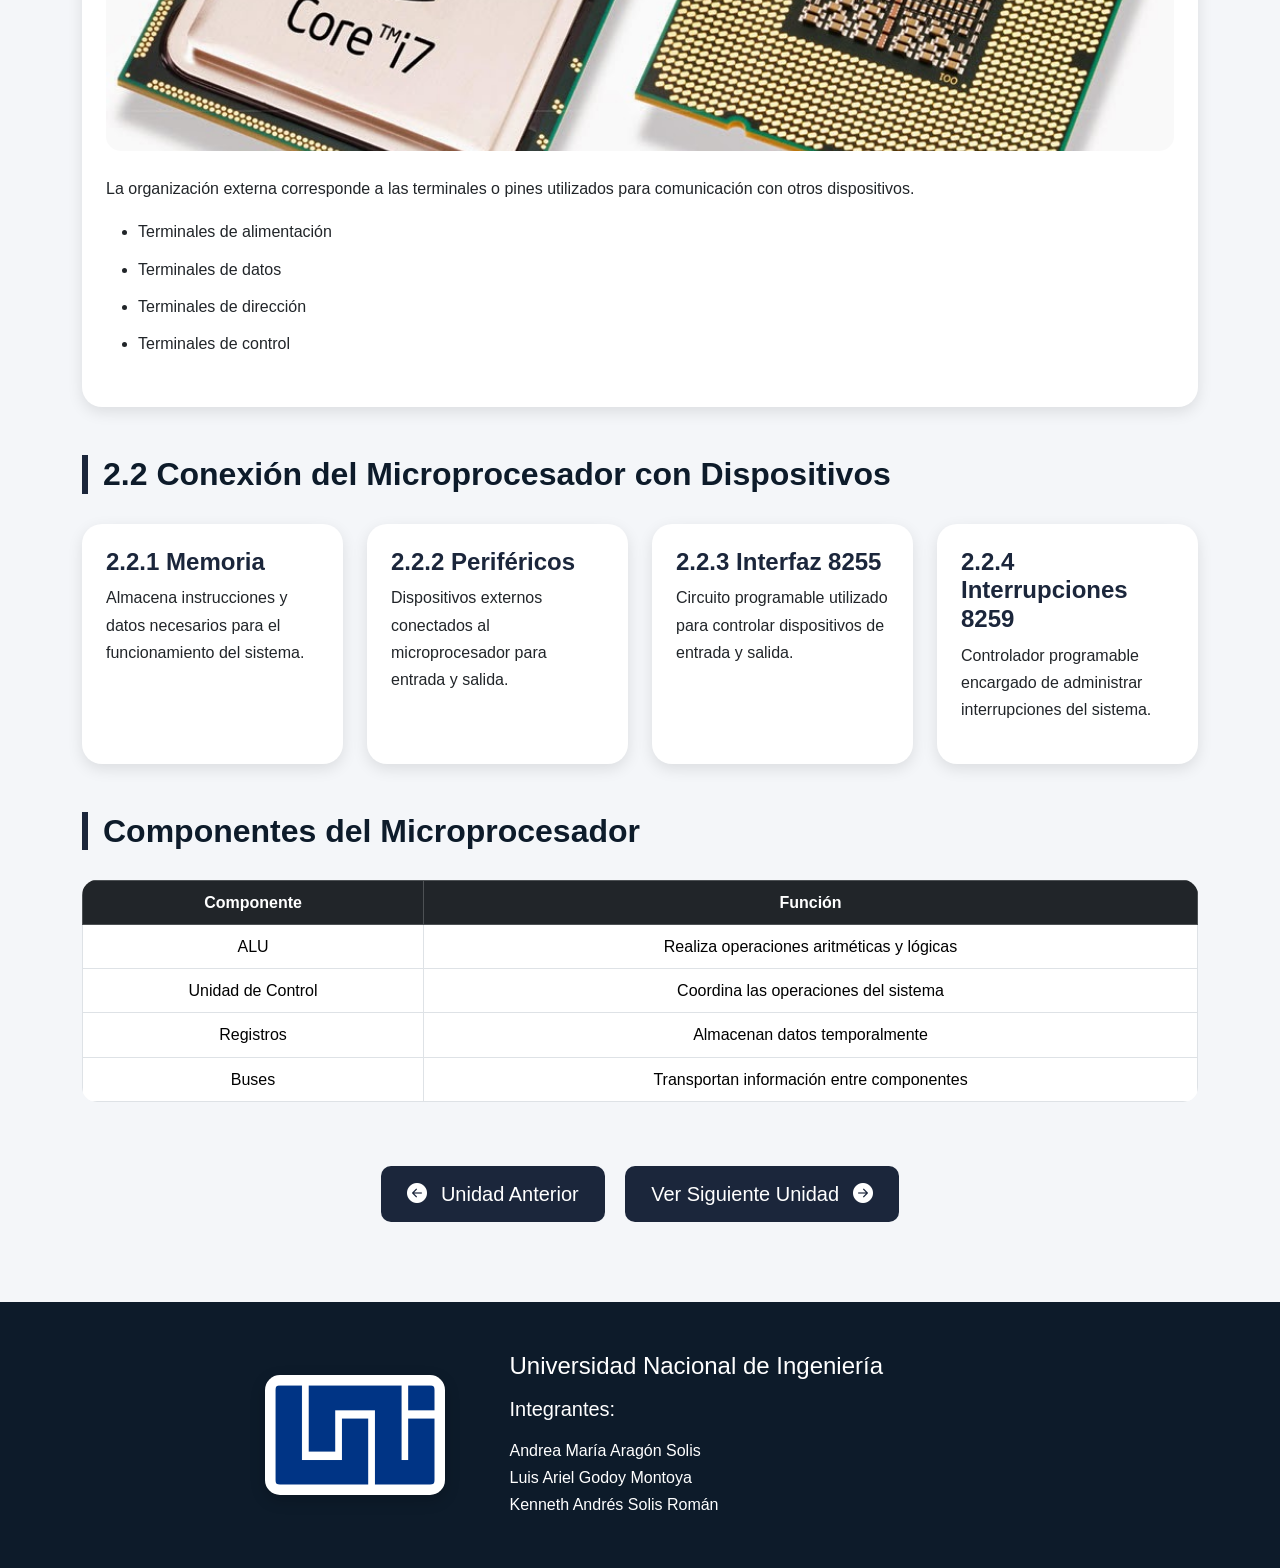
<file: unidades/unidad2.html>
<!DOCTYPE html>
<html lang="es">

<head>

    <meta charset="UTF-8">
    <meta name="viewport" content="width=device-width, initial-scale=1.0">

    <title>Unidad 2 | Arquitectura de Máquinas</title>

    <!-- Bootstrap CSS -->

    <link href="https://cdn.jsdelivr.net/npm/bootstrap@5.3.3/dist/css/bootstrap.min.css" rel="stylesheet">

    <!-- Bootstrap Icons -->

    <link rel="stylesheet"
        href="https://cdn.jsdelivr.net/npm/bootstrap-icons@1.11.3/font/bootstrap-icons.min.css">

    <!-- ESTILOS -->

    <style>

        body{
            background-color: #f4f6f9;
            font-family: Arial, Helvetica, sans-serif;
            line-height: 1.7;
        }

        /* NAVBAR */

        .navbar{
            background-color: #0d1b2a;
            box-shadow: 0 3px 10px rgba(0,0,0,0.2);
        }

        .navbar-brand{
            font-weight: bold;
            font-size: 1.5rem;
            letter-spacing: 1px;
        }

        .nav-link{
            color: white !important;
            transition: 0.3s;
        }

        .nav-link:hover{
            transform: scale(1.05);
        }

        .dropdown-menu{
            border-radius: 15px;
            overflow: hidden;
        }

        .dropdown-item{
            padding: 12px 15px;
            transition: 0.3s;
        }

        .dropdown-item:hover{
            background-color: #415a77;
        }

        /* HERO */

        .hero{
            background: linear-gradient(to right, #1b263b, #415a77);
            color: white;
            padding: 90px 20px;
            text-align: center;
            margin-bottom: 70px;
        }

        .hero h1{
            font-size: 3.5rem;
            font-weight: bold;
        }

        .hero h3{
            margin-top: 15px;
            font-weight: 300;
        }

        /* TITULOS */

        .section-title{
            color: #0d1b2a;
            font-weight: bold;
            margin-bottom: 30px;
            border-left: 6px solid #1b263b;
            padding-left: 15px;
        }

        /* CARDS */

        .card{
            border: none;
            border-radius: 20px;
            box-shadow: 0 5px 15px rgba(0,0,0,0.1);
            transition: 0.3s;
        }

        .card:hover{
            transform: translateY(-5px);
        }

        .card-title{
            font-weight: bold;
            color: #1b263b;
        }

        /* IMAGENES */

        .topic-img{
            width: 100%;
            height: 250px;
            object-fit: cover;
            border-radius: 15px;
        }

        /* LISTAS */

        ul li{
            margin-bottom: 10px;
        }

        /* TABLAS */

        .table{
            background-color: white;
            border-radius: 15px;
            overflow: hidden;
        }

        /* BOTONES */

        .btn-custom{
            background-color: #1b263b;
            color: white;
            border-radius: 10px;
            padding: 12px 25px;
            transition: 0.3s;
        }

        .btn-custom:hover{
            background-color: #415a77;
            color: white;
        }

        /* FOOTER */

        footer{
            background-color: #0d1b2a;
            color: white;
            padding: 50px 20px;
            margin-top: 80px;
        }

        .footer-logo{
            background-color: white;
            padding: 10px;
            border-radius: 15px;
            box-shadow: 0 5px 15px rgba(0,0,0,0.2);
        }

    </style>

</head>

<body>

    <!-- NAVBAR -->

    <nav class="navbar navbar-expand-lg navbar-dark py-3">

        <div class="container">

            <!-- LOGO -->

            <a class="navbar-brand" href="../index.html">
                Arquitectura de Máquinas
            </a>

            <!-- BOTON RESPONSIVE -->

            <button class="navbar-toggler"
                type="button"
                data-bs-toggle="collapse"
                data-bs-target="#menu">

                <span class="navbar-toggler-icon"></span>

            </button>

            <!-- MENU -->

            <div class="collapse navbar-collapse" id="menu">

                <ul class="navbar-nav ms-auto align-items-lg-center">

                    <!-- INICIO -->

                    <li class="nav-item me-3">

                        <a class="nav-link fw-bold"
                            href="../index.html">

                            <i class="bi bi-house-fill"></i>
                            Inicio

                        </a>

                    </li>

                    <!-- DROPDOWN UNIDADES -->

                    <li class="nav-item dropdown me-3">

                        <a class="nav-link dropdown-toggle fw-bold"
                            href="#"
                            role="button"
                            data-bs-toggle="dropdown">

                            <i class="bi bi-book-fill"></i>
                            Unidades

                        </a>

                        <ul class="dropdown-menu dropdown-menu-dark">

                            <li>

                                <a class="dropdown-item d-flex align-items-center"
                                    href="unidad1.html">

                                    <img src="../img/unidad1.jpg"
                                        width="35"
                                        class="me-2 rounded">

                                    Unidad 1

                                </a>

                            </li>

                            <li>

                                <a class="dropdown-item d-flex align-items-center"
                                    href="unidad2.html">

                                    <img src="../img/unidad2.jpg"
                                        width="35"
                                        class="me-2 rounded">

                                    Unidad 2

                                </a>

                            </li>

                            <li>

                                <a class="dropdown-item d-flex align-items-center"
                                    href="unidad3.html">

                                    <img src="../img/unidad3.jpg"
                                        width="35"
                                        class="me-2 rounded">

                                    Unidad 3

                                </a>

                            </li>

                            <li>

                                <a class="dropdown-item d-flex align-items-center"
                                    href="unidad4.html">

                                    <img src="../img/unidad4.jpg"
                                        width="35"
                                        class="me-2 rounded">

                                    Unidad 4

                                </a>

                            </li>

                            <li>

                                <a class="dropdown-item d-flex align-items-center"
                                    href="unidad5.html">

                                    <img src="../img/unidad5.jpg"
                                        width="35"
                                        class="me-2 rounded">

                                    Unidad 5

                                </a>

                            </li>

                        </ul>

                    </li>

                    <!-- DROPDOWN TUTORIALES -->

                    <li class="nav-item dropdown">

                        <a class="nav-link dropdown-toggle fw-bold"
                            href="#"
                            role="button"
                            data-bs-toggle="dropdown">

                            <i class="bi bi-tools"></i>
                            Tutoriales

                        </a>

                        <ul class="dropdown-menu dropdown-menu-dark">

                            <li>

                                <a class="dropdown-item d-flex align-items-center"
                                    href="../tutoriales/arduino.html">

                                    <img src="../img/arduino.png"
                                        width="35"
                                        class="me-2">

                                    Arduino

                                </a>

                            </li>

                            <li>

                                <a class="dropdown-item d-flex align-items-center"
                                    href="../tutoriales/emu8086.html">

                                    <img src="../img/emu8086.png"
                                        width="35"
                                        class="me-2">

                                    EMU8086

                                </a>

                            </li>

                        </ul>

                    </li>

                </ul>

            </div>

        </div>

    </nav>

    <!-- HERO -->

    <section class="hero">

        <div class="container">

            <h1>
                Unidad II
            </h1>

            <h3>
                Arquitectura del Microprocesador
            </h3>

        </div>

    </section>

    <!-- CONTENIDO -->

    <div class="container">

        <!-- INTRODUCCIÓN -->

        <section class="mb-5">

            <h2 class="section-title">
                Introducción
            </h2>

            <div class="card p-4">

                <p>
                    La arquitectura del microprocesador estudia la estructura
                    interna y funcionamiento de los sistemas de procesamiento,
                    permitiendo comprender cómo interactúan la CPU, memoria,
                    buses y dispositivos periféricos.
                </p>

            </div>

        </section>

        <!-- ARQUITECTURA -->

        <section class="mb-5">

            <h2 class="section-title">
                2.1 Arquitectura del Microprocesador
            </h2>

            <div class="row g-4">

                <!-- VON NEUMANN -->

                <div class="col-lg-6">

                    <div class="card h-100 p-4">

                        <img src="../img/computer_architecture.jpg"
                            class="topic-img mb-4"
                            alt="Arquitectura Von Neumann">

                        <h3 class="card-title">
                            2.1.1 Arquitectura Von Neumann
                        </h3>

                        <p>
                            Modelo de arquitectura donde programas y datos
                            comparten la misma memoria principal.
                        </p>

                        <ul>

                            <li>CPU</li>
                            <li>Memoria</li>
                            <li>Entrada y Salida</li>
                            <li>Buses</li>

                        </ul>

                    </div>

                </div>

                <!-- DIAGRAMA -->

                <div class="col-lg-6">

                    <div class="card h-100 p-4">

                        <img src="../img/diagramabloques.jpg"
                            class="topic-img mb-4"
                            alt="Diagrama de bloques">

                        <h3 class="card-title">
                            2.1.2 Diagrama de Bloques
                        </h3>

                        <p>
                            Representa gráficamente la relación entre los
                            componentes internos del microprocesador.
                        </p>

                        <ul>

                            <li>ALU</li>
                            <li>Unidad de Control</li>
                            <li>Registros</li>
                            <li>Buses de Datos</li>

                        </ul>

                    </div>

                </div>

            </div>

        </section>

        <!-- ORGANIZACIÓN EXTERNA -->

        <section class="mb-5">

            <h2 class="section-title">
                2.1.3 Organización Externa del Microprocesador
            </h2>

            <div class="card p-4">

                <img src="../img/pinesmicroprocesador.jpg"
                    class="topic-img mb-4"
                    alt="Pines del microprocesador">

                <p>
                    La organización externa corresponde a las terminales o pines
                    utilizados para comunicación con otros dispositivos.
                </p>

                <ul>

                    <li>Terminales de alimentación</li>
                    <li>Terminales de datos</li>
                    <li>Terminales de dirección</li>
                    <li>Terminales de control</li>

                </ul>

            </div>

        </section>

        <!-- CONEXIÓN -->

        <section class="mb-5">

            <h2 class="section-title">
                2.2 Conexión del Microprocesador con Dispositivos
            </h2>

            <div class="row g-4">

                <!-- MEMORIA -->

                <div class="col-md-6 col-lg-3">

                    <div class="card h-100 p-4">

                        <h4 class="card-title">
                            2.2.1 Memoria
                        </h4>

                        <p>
                            Almacena instrucciones y datos necesarios
                            para el funcionamiento del sistema.
                        </p>

                    </div>

                </div>

                <!-- PERIFERICOS -->

                <div class="col-md-6 col-lg-3">

                    <div class="card h-100 p-4">

                        <h4 class="card-title">
                            2.2.2 Periféricos
                        </h4>

                        <p>
                            Dispositivos externos conectados al
                            microprocesador para entrada y salida.
                        </p>

                    </div>

                </div>

                <!-- 8255 -->

                <div class="col-md-6 col-lg-3">

                    <div class="card h-100 p-4">

                        <h4 class="card-title">
                            2.2.3 Interfaz 8255
                        </h4>

                        <p>
                            Circuito programable utilizado para controlar
                            dispositivos de entrada y salida.
                        </p>

                    </div>

                </div>

                <!-- 8259 -->

                <div class="col-md-6 col-lg-3">

                    <div class="card h-100 p-4">

                        <h4 class="card-title">
                            2.2.4 Interrupciones 8259
                        </h4>

                        <p>
                            Controlador programable encargado de administrar
                            interrupciones del sistema.
                        </p>

                    </div>

                </div>

            </div>

        </section>

        <!-- TABLA -->

        <section class="mb-5">

            <h2 class="section-title">
                Componentes del Microprocesador
            </h2>

            <div class="table-responsive">

                <table class="table table-bordered table-hover text-center align-middle">

                    <thead class="table-dark">

                        <tr>

                            <th>Componente</th>
                            <th>Función</th>

                        </tr>

                    </thead>

                    <tbody>

                        <tr>

                            <td>ALU</td>
                            <td>Realiza operaciones aritméticas y lógicas</td>

                        </tr>

                        <tr>

                            <td>Unidad de Control</td>
                            <td>Coordina las operaciones del sistema</td>

                        </tr>

                        <tr>

                            <td>Registros</td>
                            <td>Almacenan datos temporalmente</td>

                        </tr>

                        <tr>

                            <td>Buses</td>
                            <td>Transportan información entre componentes</td>

                        </tr>

                    </tbody>

                </table>

            </div>

        </section>

        <!-- BOTONES -->

        <section class="text-center my-5">

            <!-- BOTON ANTERIOR -->

            <a href="unidad1.html"
                class="btn btn-custom btn-lg me-3">

                <i class="bi bi-arrow-left-circle-fill me-2"></i>
                Unidad Anterior

            </a>

            <!-- BOTON SIGUIENTE -->

            <a href="unidad3.html"
                class="btn btn-custom btn-lg">

                Ver Siguiente Unidad
                <i class="bi bi-arrow-right-circle-fill ms-2"></i>

            </a>

        </section>

    </div>

    <!-- FOOTER -->

    <footer>

        <div class="container">

            <div class="row align-items-center justify-content-center">

                <!-- LOGO -->

                <div class="col-md-3 text-center mb-4 mb-md-0">

                    <img src="../img/uni.png"
                        alt="Logo UNI"
                        width="180"
                        class="img-fluid footer-logo">

                </div>

                <!-- TEXTO -->

                <div class="col-md-6 text-md-start text-center">

                    <h4 class="mb-3">
                        Universidad Nacional de Ingeniería
                    </h4>

                    <h5 class="mb-3">
                        Integrantes:
                    </h5>

                    <p class="mb-0">
                        Andrea María Aragón Solis <br>
                        Luis Ariel Godoy Montoya <br>
                        Kenneth Andrés Solis Román
                    </p>

                </div>

            </div>

        </div>

    </footer>

    <!-- Bootstrap JS -->

    <script src="https://cdn.jsdelivr.net/npm/bootstrap@5.3.3/dist/js/bootstrap.bundle.min.js"></script>

</body>

</html>
</file>
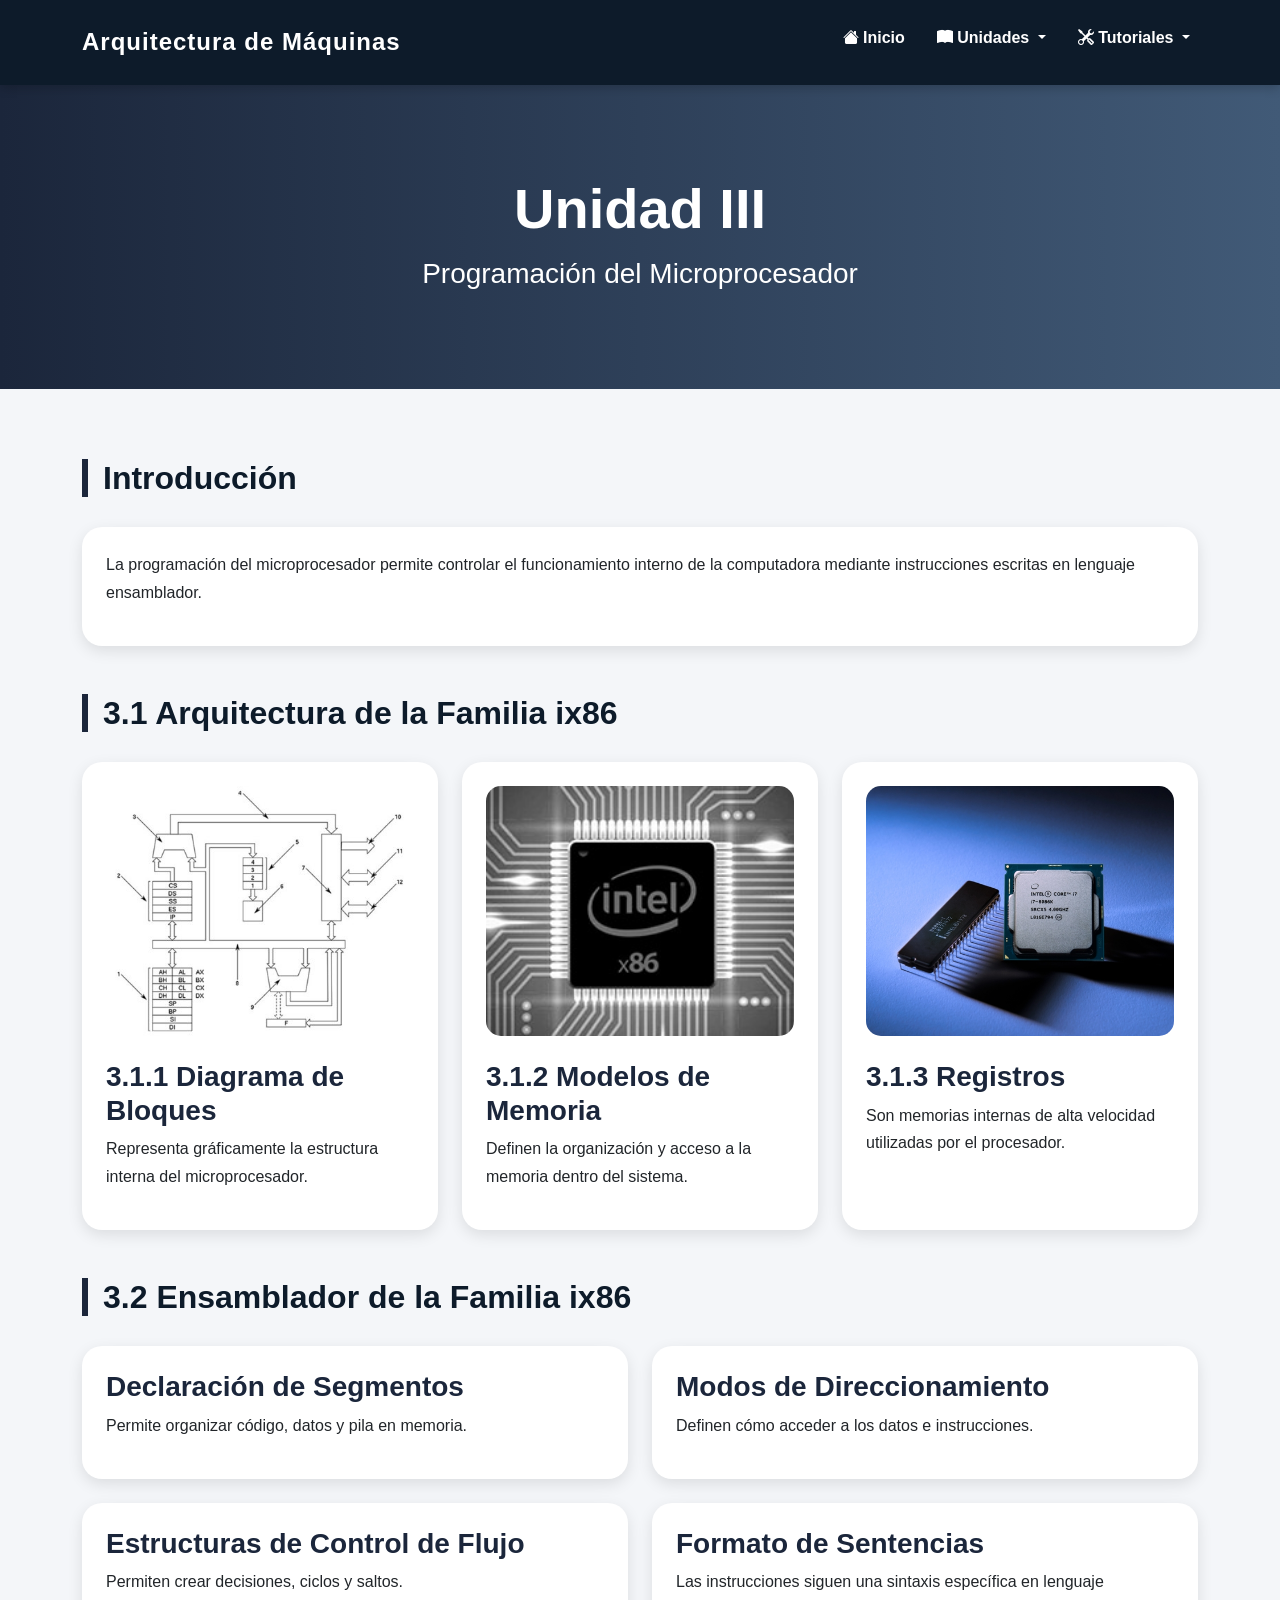
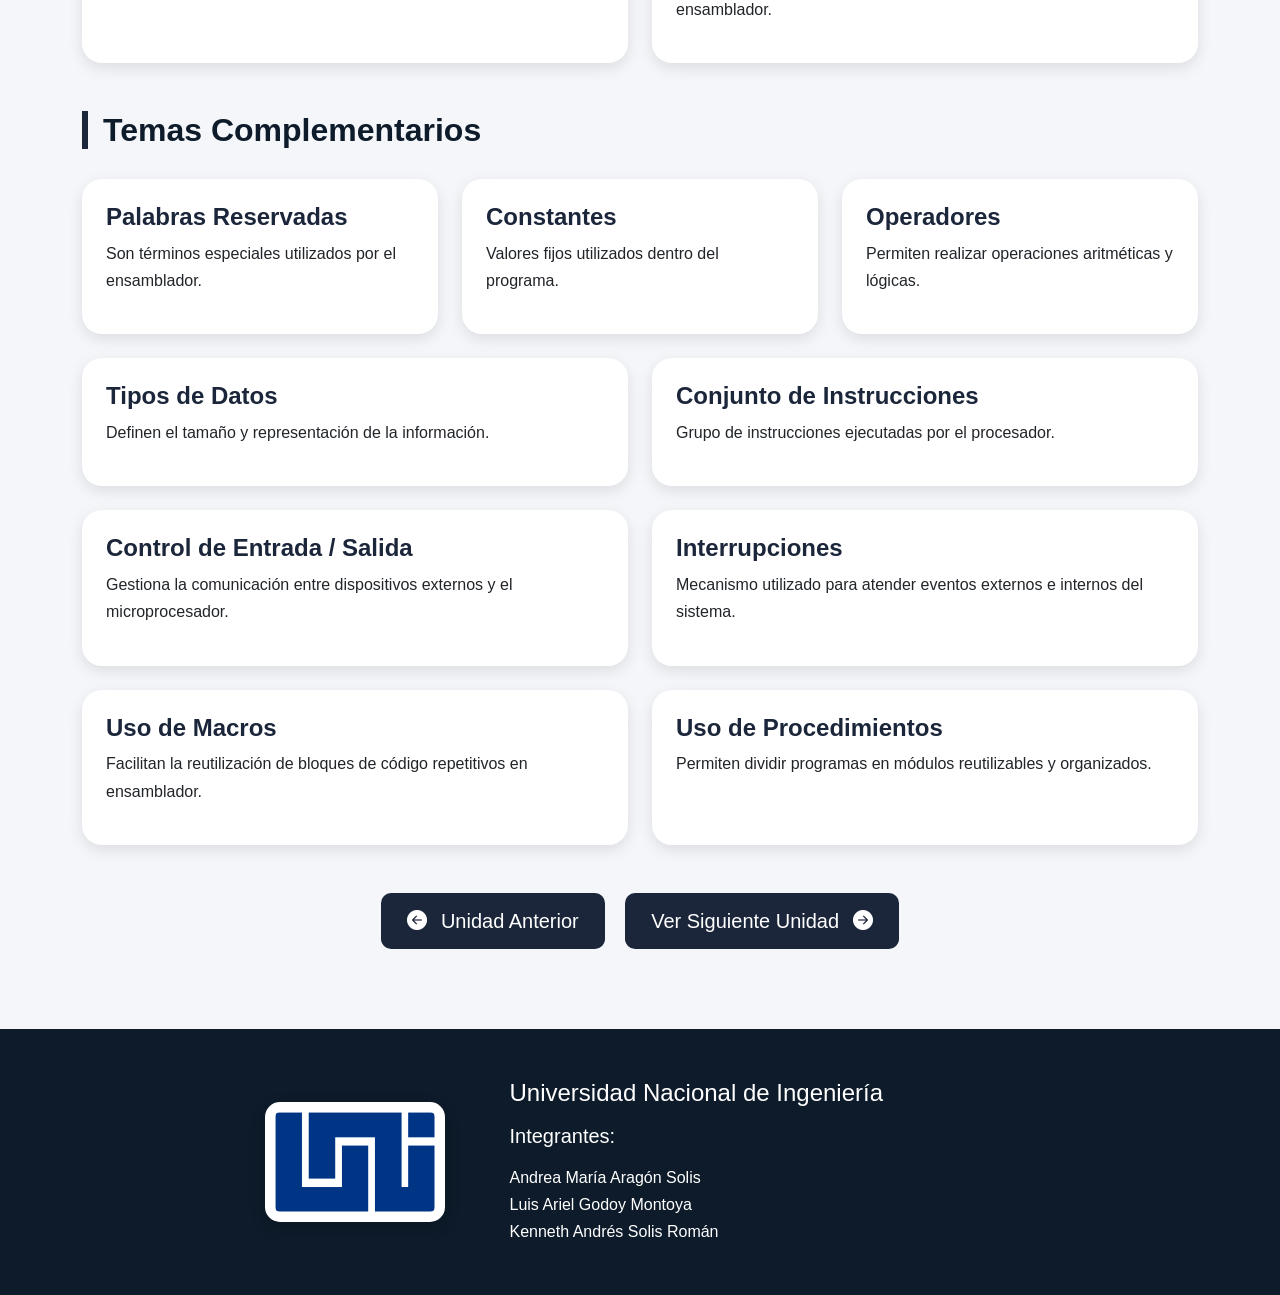
<file: unidades/unidad3.html>
<!DOCTYPE html>
<html lang="es">

<head>

    <meta charset="UTF-8">
    <meta name="viewport" content="width=device-width, initial-scale=1.0">

    <title>Unidad 3 | Arquitectura de Máquinas</title>

    <!-- Bootstrap CSS -->

    <link href="https://cdn.jsdelivr.net/npm/bootstrap@5.3.3/dist/css/bootstrap.min.css" rel="stylesheet">

    <!-- Bootstrap Icons -->

    <link rel="stylesheet"
        href="https://cdn.jsdelivr.net/npm/bootstrap-icons@1.11.3/font/bootstrap-icons.min.css">

    <style>

        body{
            background-color: #f4f6f9;
            font-family: Arial, Helvetica, sans-serif;
            line-height: 1.7;
        }

        /* NAVBAR */

        .navbar{
            background-color: #0d1b2a;
            box-shadow: 0 3px 10px rgba(0,0,0,0.2);
        }

        .navbar-brand{
            font-weight: bold;
            font-size: 1.5rem;
            letter-spacing: 1px;
        }

        .nav-link{
            color: white !important;
            transition: 0.3s;
        }

        .nav-link:hover{
            transform: scale(1.05);
        }

        .dropdown-menu{
            border-radius: 15px;
            overflow: hidden;
        }

        .dropdown-item{
            padding: 12px 15px;
            transition: 0.3s;
        }

        .dropdown-item:hover{
            background-color: #415a77;
        }

        /* HERO */

        .hero{
            background: linear-gradient(to right, #1b263b, #415a77);
            color: white;
            padding: 90px 20px;
            text-align: center;
            margin-bottom: 70px;
        }

        .hero h1{
            font-size: 3.5rem;
            font-weight: bold;
        }

        .hero h3{
            margin-top: 15px;
            font-weight: 300;
        }

        /* TITULOS */

        .section-title{
            color: #0d1b2a;
            font-weight: bold;
            margin-bottom: 30px;
            border-left: 6px solid #1b263b;
            padding-left: 15px;
        }

        /* CARDS */

        .card{
            border: none;
            border-radius: 20px;
            box-shadow: 0 5px 15px rgba(0,0,0,0.1);
            transition: 0.3s;
        }

        .card:hover{
            transform: translateY(-5px);
        }

        .card-title{
            font-weight: bold;
            color: #1b263b;
        }

        /* IMAGENES */

        .topic-img{
            width: 100%;
            height: 250px;
            object-fit: cover;
            border-radius: 15px;
        }

        /* LISTAS */

        ul li{
            margin-bottom: 10px;
        }

        /* BOTONES */

        .btn-custom{
            background-color: #1b263b;
            color: white;
            border-radius: 10px;
            padding: 12px 25px;
            transition: 0.3s;
        }

        .btn-custom:hover{
            background-color: #415a77;
            color: white;
        }

        /* FOOTER */

        footer{
            background-color: #0d1b2a;
            color: white;
            padding: 50px 20px;
            margin-top: 80px;
        }

        .footer-logo{
            background-color: white;
            padding: 10px;
            border-radius: 15px;
            box-shadow: 0 5px 15px rgba(0,0,0,0.2);
        }

    </style>

</head>

<body>

    <!-- NAVBAR -->

    <nav class="navbar navbar-expand-lg navbar-dark py-3">

        <div class="container">

            <a class="navbar-brand" href="../index.html">
                Arquitectura de Máquinas
            </a>

            <button class="navbar-toggler"
                type="button"
                data-bs-toggle="collapse"
                data-bs-target="#menu">

                <span class="navbar-toggler-icon"></span>

            </button>

            <div class="collapse navbar-collapse" id="menu">

                <ul class="navbar-nav ms-auto align-items-lg-center">

                    <!-- INICIO -->

                    <li class="nav-item me-3">

                        <a class="nav-link fw-bold"
                            href="../index.html">

                            <i class="bi bi-house-fill"></i>
                            Inicio

                        </a>

                    </li>

                    <!-- DROPDOWN UNIDADES -->

                    <li class="nav-item dropdown me-3">

                        <a class="nav-link dropdown-toggle fw-bold"
                            href="#"
                            role="button"
                            data-bs-toggle="dropdown">

                            <i class="bi bi-book-fill"></i>
                            Unidades

                        </a>

                        <ul class="dropdown-menu dropdown-menu-dark">

                            <li>
                                <a class="dropdown-item d-flex align-items-center"
                                    href="unidad1.html">

                                    <img src="../img/unidad1.jpg"
                                        width="35"
                                        class="me-2 rounded">

                                    Unidad 1

                                </a>
                            </li>

                            <li>
                                <a class="dropdown-item d-flex align-items-center"
                                    href="unidad2.html">

                                    <img src="../img/unidad2.jpg"
                                        width="35"
                                        class="me-2 rounded">

                                    Unidad 2

                                </a>
                            </li>

                            <li>
                                <a class="dropdown-item d-flex align-items-center"
                                    href="unidad3.html">

                                    <img src="../img/unidad3.jpg"
                                        width="35"
                                        class="me-2 rounded">

                                    Unidad 3

                                </a>
                            </li>

                            <li>
                                <a class="dropdown-item d-flex align-items-center"
                                    href="unidad4.html">

                                    <img src="../img/unidad4.jpg"
                                        width="35"
                                        class="me-2 rounded">

                                    Unidad 4

                                </a>
                            </li>

                            <li>
                                <a class="dropdown-item d-flex align-items-center"
                                    href="unidad5.html">

                                    <img src="../img/unidad5.jpg"
                                        width="35"
                                        class="me-2 rounded">

                                    Unidad 5

                                </a>
                            </li>

                        </ul>

                    </li>

                    <!-- DROPDOWN TUTORIALES -->

                    <li class="nav-item dropdown">

                        <a class="nav-link dropdown-toggle fw-bold"
                            href="#"
                            role="button"
                            data-bs-toggle="dropdown">

                            <i class="bi bi-tools"></i>
                            Tutoriales

                        </a>

                        <ul class="dropdown-menu dropdown-menu-dark">

                            <li>

                                <a class="dropdown-item d-flex align-items-center"
                                    href="../tutoriales/arduino.html">

                                    <img src="../img/arduino.png"
                                        width="35"
                                        class="me-2">

                                    Arduino

                                </a>

                            </li>

                            <li>

                                <a class="dropdown-item d-flex align-items-center"
                                    href="../tutoriales/emu8086.html">

                                    <img src="../img/emu8086.png"
                                        width="35"
                                        class="me-2">

                                    EMU8086

                                </a>

                            </li>

                        </ul>

                    </li>

                </ul>

            </div>

        </div>

    </nav>

    <!-- HERO -->

    <section class="hero">

        <div class="container">

            <h1>
                Unidad III
            </h1>

            <h3>
                Programación del Microprocesador
            </h3>

        </div>

    </section>

    <!-- CONTENIDO -->

    <div class="container">

        <!-- INTRODUCCIÓN -->

        <section class="mb-5">

            <h2 class="section-title">
                Introducción
            </h2>

            <div class="card p-4">

                <p>
                    La programación del microprocesador permite controlar
                    el funcionamiento interno de la computadora mediante
                    instrucciones escritas en lenguaje ensamblador.
                </p>

            </div>

        </section>

        <!-- ARQUITECTURA IX86 -->

        <section class="mb-5">

            <h2 class="section-title">
                3.1 Arquitectura de la Familia ix86
            </h2>

            <div class="row g-4">

                <div class="col-lg-4">

                    <div class="card h-100 p-4">

                        <img src="../img/diagramabloquesx86.jpg"
                            class="topic-img mb-4"
                            alt="Diagrama de bloques">

                        <h3 class="card-title">
                            3.1.1 Diagrama de Bloques
                        </h3>

                        <p>
                            Representa gráficamente la estructura interna
                            del microprocesador.
                        </p>

                    </div>

                </div>

                <div class="col-lg-4">

                    <div class="card h-100 p-4">

                        <img src="../img/memoria.jpg"
                            class="topic-img mb-4"
                            alt="Modelos de memoria">

                        <h3 class="card-title">
                            3.1.2 Modelos de Memoria
                        </h3>

                        <p>
                            Definen la organización y acceso a la memoria
                            dentro del sistema.
                        </p>

                    </div>

                </div>

                <div class="col-lg-4">

                    <div class="card h-100 p-4">

                        <img src="../img/registers.jpg"
                            class="topic-img mb-4"
                            alt="Registros">

                        <h3 class="card-title">
                            3.1.3 Registros
                        </h3>

                        <p>
                            Son memorias internas de alta velocidad utilizadas
                            por el procesador.
                        </p>

                    </div>

                </div>

            </div>

        </section>

        <!-- ENSAMBLADOR -->

        <section class="mb-5">

            <h2 class="section-title">
                3.2 Ensamblador de la Familia ix86
            </h2>

            <div class="row g-4">

                <div class="col-md-6">

                    <div class="card h-100 p-4">

                        <h3 class="card-title">
                            Declaración de Segmentos
                        </h3>

                        <p>
                            Permite organizar código, datos y pila en memoria.
                        </p>

                    </div>

                </div>

                <div class="col-md-6">

                    <div class="card h-100 p-4">

                        <h3 class="card-title">
                            Modos de Direccionamiento
                        </h3>

                        <p>
                            Definen cómo acceder a los datos e instrucciones.
                        </p>

                    </div>

                </div>

                <div class="col-md-6">

                    <div class="card h-100 p-4">

                        <h3 class="card-title">
                            Estructuras de Control de Flujo
                        </h3>

                        <p>
                            Permiten crear decisiones, ciclos y saltos.
                        </p>

                    </div>

                </div>

                <div class="col-md-6">

                    <div class="card h-100 p-4">

                        <h3 class="card-title">
                            Formato de Sentencias
                        </h3>

                        <p>
                            Las instrucciones siguen una sintaxis específica
                            en lenguaje ensamblador.
                        </p>

                    </div>

                </div>

            </div>

        </section>

        <!-- TEMAS COMPLEMENTARIOS -->

        <section class="mb-5">

            <h2 class="section-title">
                Temas Complementarios
            </h2>

            <div class="row g-4">

                <!-- PALABRAS RESERVADAS -->

                <div class="col-md-4">

                    <div class="card h-100 p-4">

                        <h4 class="card-title">
                            Palabras Reservadas
                        </h4>

                        <p>
                            Son términos especiales utilizados por el ensamblador.
                        </p>

                    </div>

                </div>

                <!-- CONSTANTES -->

                <div class="col-md-4">

                    <div class="card h-100 p-4">

                        <h4 class="card-title">
                            Constantes
                        </h4>

                        <p>
                            Valores fijos utilizados dentro del programa.
                        </p>

                    </div>

                </div>

                <!-- OPERADORES -->

                <div class="col-md-4">

                    <div class="card h-100 p-4">

                        <h4 class="card-title">
                            Operadores
                        </h4>

                        <p>
                            Permiten realizar operaciones aritméticas y lógicas.
                        </p>

                    </div>

                </div>

                <!-- TIPOS DE DATOS -->

                <div class="col-md-6">

                    <div class="card h-100 p-4">

                        <h4 class="card-title">
                            Tipos de Datos
                        </h4>

                        <p>
                            Definen el tamaño y representación de la información.
                        </p>

                    </div>

                </div>

                <!-- CONJUNTO DE INSTRUCCIONES -->

                <div class="col-md-6">

                    <div class="card h-100 p-4">

                        <h4 class="card-title">
                            Conjunto de Instrucciones
                        </h4>

                        <p>
                            Grupo de instrucciones ejecutadas por el procesador.
                        </p>

                    </div>

                </div>

                <!-- ENTRADA SALIDA -->

                <div class="col-md-6">

                    <div class="card h-100 p-4">

                        <h4 class="card-title">
                            Control de Entrada / Salida
                        </h4>

                        <p>
                            Gestiona la comunicación entre dispositivos externos
                            y el microprocesador.
                        </p>

                    </div>

                </div>

                <!-- INTERRUPCIONES -->

                <div class="col-md-6">

                    <div class="card h-100 p-4">

                        <h4 class="card-title">
                            Interrupciones
                        </h4>

                        <p>
                            Mecanismo utilizado para atender eventos externos
                            e internos del sistema.
                        </p>

                    </div>

                </div>

                <!-- MACROS -->

                <div class="col-md-6">

                    <div class="card h-100 p-4">

                        <h4 class="card-title">
                            Uso de Macros
                        </h4>

                        <p>
                            Facilitan la reutilización de bloques de código
                            repetitivos en ensamblador.
                        </p>

                    </div>

                </div>

                <!-- PROCEDIMIENTOS -->

                <div class="col-md-6">

                    <div class="card h-100 p-4">

                        <h4 class="card-title">
                            Uso de Procedimientos
                        </h4>

                        <p>
                            Permiten dividir programas en módulos reutilizables
                            y organizados.
                        </p>

                    </div>

                </div>

            </div>

        </section>

        <!-- BOTONES -->

        <section class="text-center my-5">

            <!-- BOTON ANTERIOR -->

            <a href="unidad2.html"
                class="btn btn-custom btn-lg me-3">

                <i class="bi bi-arrow-left-circle-fill me-2"></i>
                Unidad Anterior

            </a>

            <!-- BOTON SIGUIENTE -->

            <a href="unidad4.html"
                class="btn btn-custom btn-lg">

                Ver Siguiente Unidad
                <i class="bi bi-arrow-right-circle-fill ms-2"></i>

            </a>

        </section>

    </div>

    <!-- FOOTER -->

    <footer>

        <div class="container">

            <div class="row align-items-center justify-content-center">

                <div class="col-md-3 text-center mb-4 mb-md-0">

                    <img src="../img/uni.png"
                        alt="Logo UNI"
                        width="180"
                        class="img-fluid footer-logo">

                </div>

                <div class="col-md-6 text-md-start text-center">

                    <h4 class="mb-3">
                        Universidad Nacional de Ingeniería
                    </h4>

                    <h5 class="mb-3">
                        Integrantes:
                    </h5>

                    <p class="mb-0">
                        Andrea María Aragón Solis <br>
                        Luis Ariel Godoy Montoya <br>
                        Kenneth Andrés Solis Román
                    </p>

                </div>

            </div>

        </div>

    </footer>

    <!-- Bootstrap JS -->

    <script src="https://cdn.jsdelivr.net/npm/bootstrap@5.3.3/dist/js/bootstrap.bundle.min.js"></script>

</body>

</html>
</file>
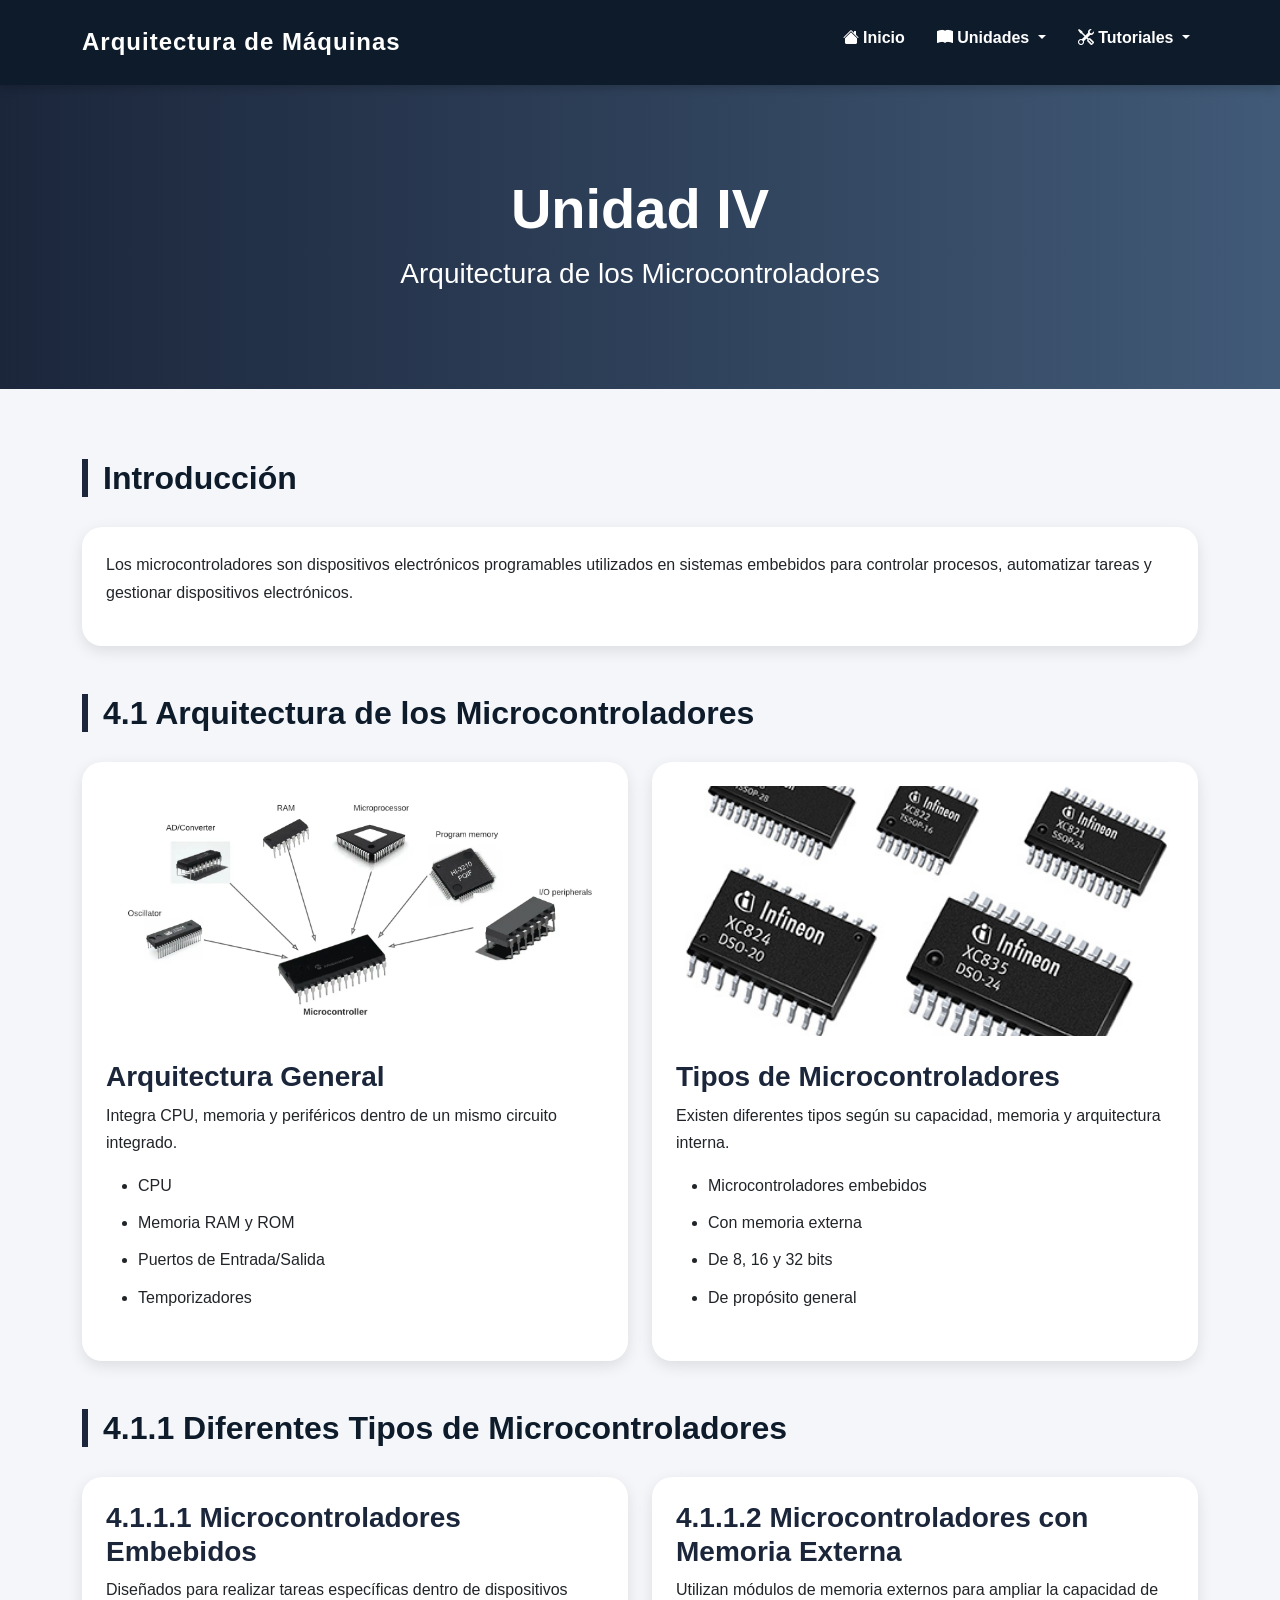
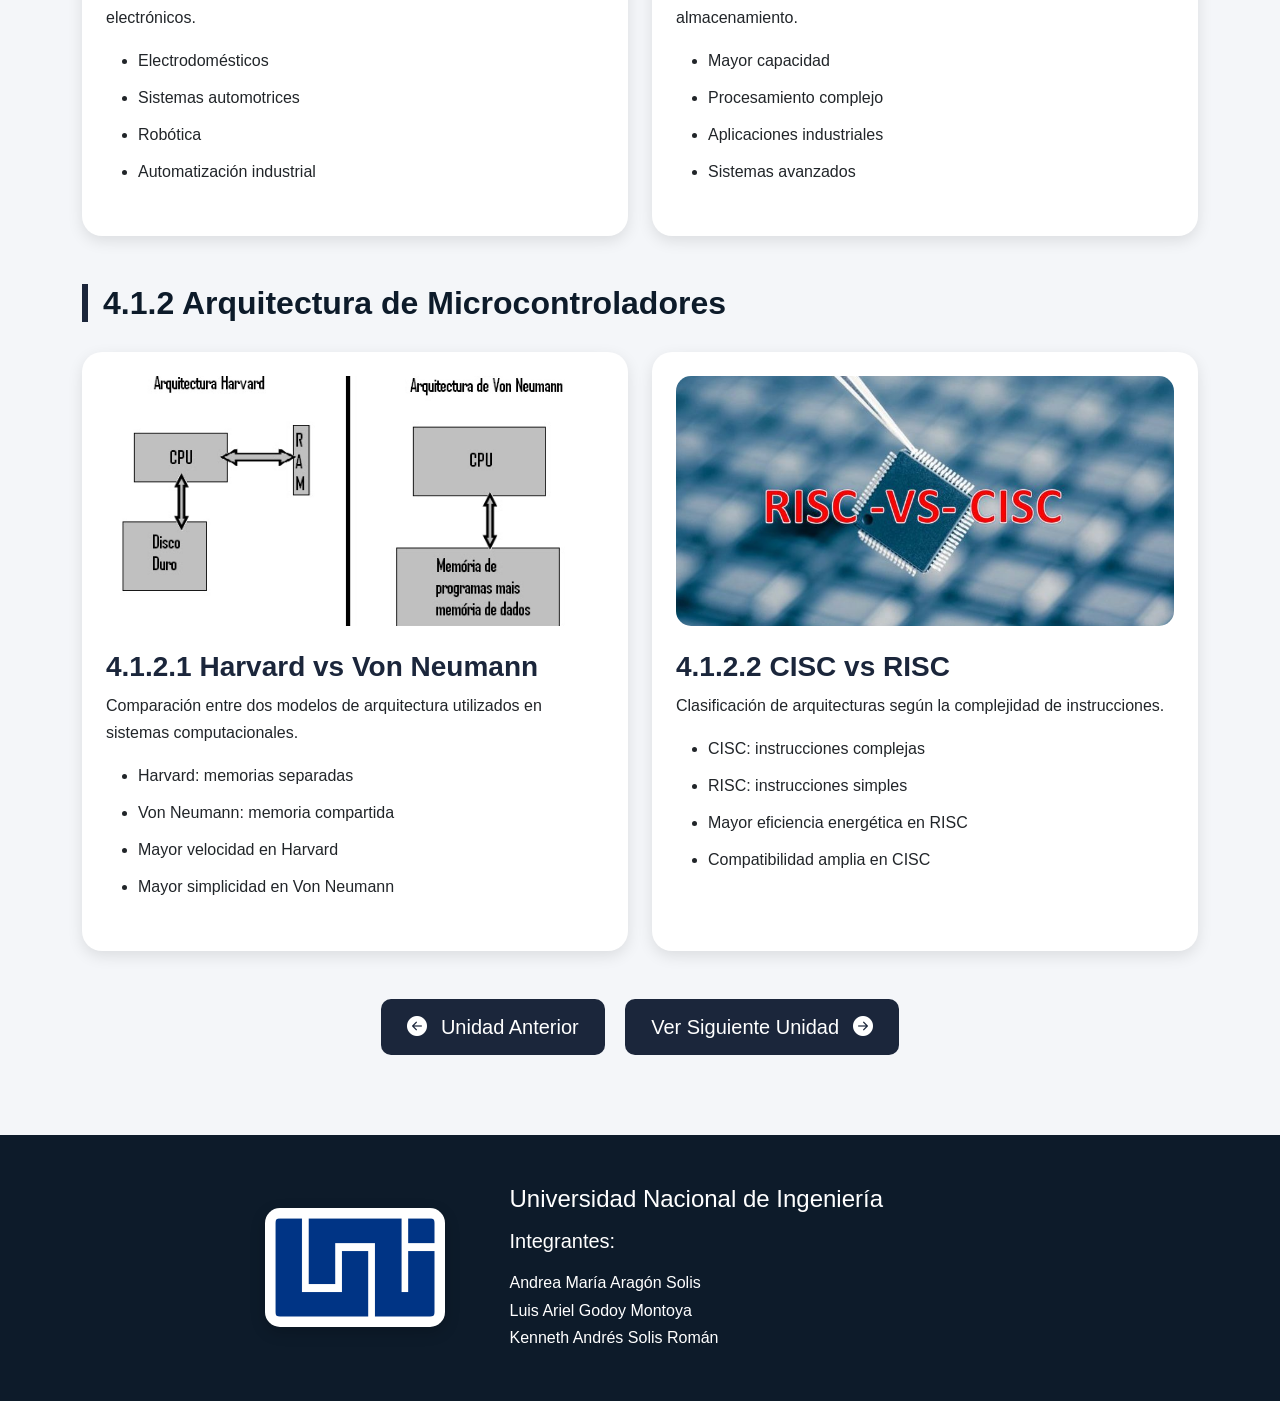
<file: unidades/unidad4.html>
<!DOCTYPE html>
<html lang="es">

<head>

    <meta charset="UTF-8">
    <meta name="viewport" content="width=device-width, initial-scale=1.0">

    <title>Unidad 4 | Arquitectura de Máquinas</title>

    <!-- Bootstrap CSS -->

    <link href="https://cdn.jsdelivr.net/npm/bootstrap@5.3.3/dist/css/bootstrap.min.css" rel="stylesheet">

    <!-- Bootstrap Icons -->

    <link rel="stylesheet"
        href="https://cdn.jsdelivr.net/npm/bootstrap-icons@1.11.3/font/bootstrap-icons.min.css">

    <!-- ESTILOS -->

    <style>

        body{
            background-color: #f4f6f9;
            font-family: Arial, Helvetica, sans-serif;
            line-height: 1.7;
        }

        /* NAVBAR */

        .navbar{
            background-color: #0d1b2a;
            box-shadow: 0 3px 10px rgba(0,0,0,0.2);
        }

        .navbar-brand{
            font-weight: bold;
            font-size: 1.5rem;
            letter-spacing: 1px;
        }

        .nav-link{
            color: white !important;
            transition: 0.3s;
        }

        .nav-link:hover{
            transform: scale(1.05);
        }

        .dropdown-menu{
            border-radius: 15px;
            overflow: hidden;
        }

        .dropdown-item{
            padding: 12px 15px;
            transition: 0.3s;
        }

        .dropdown-item:hover{
            background-color: #415a77;
        }

        /* HERO */

        .hero{
            background: linear-gradient(to right, #1b263b, #415a77);
            color: white;
            padding: 90px 20px;
            text-align: center;
            margin-bottom: 70px;
        }

        .hero h1{
            font-size: 3.5rem;
            font-weight: bold;
        }

        .hero h3{
            margin-top: 15px;
            font-weight: 300;
        }

        /* TITULOS */

        .section-title{
            color: #0d1b2a;
            font-weight: bold;
            margin-bottom: 30px;
            border-left: 6px solid #1b263b;
            padding-left: 15px;
        }

        /* CARDS */

        .card{
            border: none;
            border-radius: 20px;
            box-shadow: 0 5px 15px rgba(0,0,0,0.1);
            transition: 0.3s;
        }

        .card:hover{
            transform: translateY(-5px);
        }

        .card-title{
            font-weight: bold;
            color: #1b263b;
        }

        /* IMAGENES */

        .topic-img{
            width: 100%;
            height: 250px;
            object-fit: cover;
            border-radius: 15px;
        }

        /* LISTAS */

        ul li{
            margin-bottom: 10px;
        }

        /* BOTONES */

        .btn-custom{
            background-color: #1b263b;
            color: white;
            border-radius: 10px;
            padding: 12px 25px;
            transition: 0.3s;
        }

        .btn-custom:hover{
            background-color: #415a77;
            color: white;
        }

        /* FOOTER */

        footer{
            background-color: #0d1b2a;
            color: white;
            padding: 50px 20px;
            margin-top: 80px;
        }

        .footer-logo{
            background-color: white;
            padding: 10px;
            border-radius: 15px;
            box-shadow: 0 5px 15px rgba(0,0,0,0.2);
        }

    </style>

</head>

<body>

    <!-- NAVBAR -->

    <nav class="navbar navbar-expand-lg navbar-dark py-3">

        <div class="container">

            <!-- LOGO -->

            <a class="navbar-brand" href="../index.html">
                Arquitectura de Máquinas
            </a>

            <!-- BOTON RESPONSIVE -->

            <button class="navbar-toggler"
                type="button"
                data-bs-toggle="collapse"
                data-bs-target="#menu">

                <span class="navbar-toggler-icon"></span>

            </button>

            <!-- MENU -->

            <div class="collapse navbar-collapse" id="menu">

                <ul class="navbar-nav ms-auto align-items-lg-center">

                    <!-- INICIO -->

                    <li class="nav-item me-3">

                        <a class="nav-link fw-bold"
                            href="../index.html">

                            <i class="bi bi-house-fill"></i>
                            Inicio

                        </a>

                    </li>

                    <!-- DROPDOWN UNIDADES -->

                    <li class="nav-item dropdown me-3">

                        <a class="nav-link dropdown-toggle fw-bold"
                            href="#"
                            role="button"
                            data-bs-toggle="dropdown">

                            <i class="bi bi-book-fill"></i>
                            Unidades

                        </a>

                        <ul class="dropdown-menu dropdown-menu-dark">

                            <li>
                                <a class="dropdown-item d-flex align-items-center"
                                    href="unidad1.html">

                                    <img src="../img/unidad1.jpg"
                                        width="35"
                                        class="me-2 rounded">

                                    Unidad 1

                                </a>
                            </li>

                            <li>
                                <a class="dropdown-item d-flex align-items-center"
                                    href="unidad2.html">

                                    <img src="../img/unidad2.jpg"
                                        width="35"
                                        class="me-2 rounded">

                                    Unidad 2

                                </a>
                            </li>

                            <li>
                                <a class="dropdown-item d-flex align-items-center"
                                    href="unidad3.html">

                                    <img src="../img/unidad3.jpg"
                                        width="35"
                                        class="me-2 rounded">

                                    Unidad 3

                                </a>
                            </li>

                            <li>
                                <a class="dropdown-item d-flex align-items-center"
                                    href="unidad4.html">

                                    <img src="../img/unidad4.jpg"
                                        width="35"
                                        class="me-2 rounded">

                                    Unidad 4

                                </a>
                            </li>

                            <li>
                                <a class="dropdown-item d-flex align-items-center"
                                    href="unidad5.html">

                                    <img src="../img/unidad5.jpg"
                                        width="35"
                                        class="me-2 rounded">

                                    Unidad 5

                                </a>
                            </li>

                        </ul>

                    </li>

                    <!-- DROPDOWN TUTORIALES -->

                    <li class="nav-item dropdown">

                        <a class="nav-link dropdown-toggle fw-bold"
                            href="#"
                            role="button"
                            data-bs-toggle="dropdown">

                            <i class="bi bi-tools"></i>
                            Tutoriales

                        </a>

                        <ul class="dropdown-menu dropdown-menu-dark">

                            <li>

                                <a class="dropdown-item d-flex align-items-center"
                                    href="../tutoriales/arduino.html">

                                    <img src="../img/arduino.png"
                                        width="35"
                                        class="me-2">

                                    Arduino

                                </a>

                            </li>

                            <li>

                                <a class="dropdown-item d-flex align-items-center"
                                    href="../tutoriales/emu8086.html">

                                    <img src="../img/emu8086.png"
                                        width="35"
                                        class="me-2">

                                    EMU8086

                                </a>

                            </li>

                        </ul>

                    </li>

                </ul>

            </div>

        </div>

    </nav>

    <!-- HERO -->

    <section class="hero">

        <div class="container">

            <h1>
                Unidad IV
            </h1>

            <h3>
                Arquitectura de los Microcontroladores
            </h3>

        </div>

    </section>

    <!-- CONTENIDO -->

    <div class="container">

        <!-- INTRODUCCIÓN -->

        <section class="mb-5">

            <h2 class="section-title">
                Introducción
            </h2>

            <div class="card p-4">

                <p>
                    Los microcontroladores son dispositivos electrónicos
                    programables utilizados en sistemas embebidos para
                    controlar procesos, automatizar tareas y gestionar
                    dispositivos electrónicos.
                </p>

            </div>

        </section>

        <!-- ARQUITECTURA -->

        <section class="mb-5">

            <h2 class="section-title">
                4.1 Arquitectura de los Microcontroladores
            </h2>

            <div class="row g-4">

                <div class="col-lg-6">

                    <div class="card h-100 p-4">

                        <img src="../img/microcontroller_architecture.png"
                            class="topic-img mb-4"
                            alt="Arquitectura de microcontroladores">

                        <h3 class="card-title">
                            Arquitectura General
                        </h3>

                        <p>
                            Integra CPU, memoria y periféricos dentro
                            de un mismo circuito integrado.
                        </p>

                        <ul>

                            <li>CPU</li>
                            <li>Memoria RAM y ROM</li>
                            <li>Puertos de Entrada/Salida</li>
                            <li>Temporizadores</li>

                        </ul>

                    </div>

                </div>

                <div class="col-lg-6">

                    <div class="card h-100 p-4">

                        <img src="../img/microcontroller_types.jpg"
                            class="topic-img mb-4"
                            alt="Tipos de microcontroladores">

                        <h3 class="card-title">
                            Tipos de Microcontroladores
                        </h3>

                        <p>
                            Existen diferentes tipos según su capacidad,
                            memoria y arquitectura interna.
                        </p>

                        <ul>

                            <li>Microcontroladores embebidos</li>
                            <li>Con memoria externa</li>
                            <li>De 8, 16 y 32 bits</li>
                            <li>De propósito general</li>

                        </ul>

                    </div>

                </div>

            </div>

        </section>

        <!-- TIPOS -->

        <section class="mb-5">

            <h2 class="section-title">
                4.1.1 Diferentes Tipos de Microcontroladores
            </h2>

            <div class="row g-4">

                <div class="col-md-6">

                    <div class="card h-100 p-4">

                        <h3 class="card-title">
                            4.1.1.1 Microcontroladores Embebidos
                        </h3>

                        <p>
                            Diseñados para realizar tareas específicas
                            dentro de dispositivos electrónicos.
                        </p>

                        <ul>

                            <li>Electrodomésticos</li>
                            <li>Sistemas automotrices</li>
                            <li>Robótica</li>
                            <li>Automatización industrial</li>

                        </ul>

                    </div>

                </div>

                <div class="col-md-6">

                    <div class="card h-100 p-4">

                        <h3 class="card-title">
                            4.1.1.2 Microcontroladores con Memoria Externa
                        </h3>

                        <p>
                            Utilizan módulos de memoria externos para
                            ampliar la capacidad de almacenamiento.
                        </p>

                        <ul>

                            <li>Mayor capacidad</li>
                            <li>Procesamiento complejo</li>
                            <li>Aplicaciones industriales</li>
                            <li>Sistemas avanzados</li>

                        </ul>

                    </div>

                </div>

            </div>

        </section>

        <!-- ARQUITECTURAS -->

        <section class="mb-5">

            <h2 class="section-title">
                4.1.2 Arquitectura de Microcontroladores
            </h2>

            <div class="row g-4">

                <div class="col-lg-6">

                    <div class="card h-100 p-4">

                        <img src="../img/harvard_von_neumann.jpg"
                            class="topic-img mb-4"
                            alt="Arquitectura Harvard y Von Neumann">

                        <h3 class="card-title">
                            4.1.2.1 Harvard vs Von Neumann
                        </h3>

                        <p>
                            Comparación entre dos modelos de arquitectura
                            utilizados en sistemas computacionales.
                        </p>

                        <ul>

                            <li>Harvard: memorias separadas</li>
                            <li>Von Neumann: memoria compartida</li>
                            <li>Mayor velocidad en Harvard</li>
                            <li>Mayor simplicidad en Von Neumann</li>

                        </ul>

                    </div>

                </div>

                <div class="col-lg-6">

                    <div class="card h-100 p-4">

                        <img src="../img/cisc_risc.jpg"
                            class="topic-img mb-4"
                            alt="Arquitectura CISC y RISC">

                        <h3 class="card-title">
                            4.1.2.2 CISC vs RISC
                        </h3>

                        <p>
                            Clasificación de arquitecturas según
                            la complejidad de instrucciones.
                        </p>

                        <ul>

                            <li>CISC: instrucciones complejas</li>
                            <li>RISC: instrucciones simples</li>
                            <li>Mayor eficiencia energética en RISC</li>
                            <li>Compatibilidad amplia en CISC</li>

                        </ul>

                    </div>

                </div>

            </div>

        </section>

        <!-- BOTONES -->

        <section class="text-center my-5">

            <!-- BOTON ANTERIOR -->

            <a href="unidad3.html"
                class="btn btn-custom btn-lg me-3">

                <i class="bi bi-arrow-left-circle-fill me-2"></i>
                Unidad Anterior

            </a>

            <!-- BOTON SIGUIENTE -->

            <a href="unidad5.html"
                class="btn btn-custom btn-lg">

                Ver Siguiente Unidad
                <i class="bi bi-arrow-right-circle-fill ms-2"></i>

            </a>

        </section>

    </div>

    <!-- FOOTER -->

    <footer>

        <div class="container">

            <div class="row align-items-center justify-content-center">

                <!-- LOGO -->

                <div class="col-md-3 text-center mb-4 mb-md-0">

                    <img src="../img/uni.png"
                        alt="Logo UNI"
                        width="180"
                        class="img-fluid footer-logo">

                </div>

                <!-- TEXTO -->

                <div class="col-md-6 text-md-start text-center">

                    <h4 class="mb-3">
                        Universidad Nacional de Ingeniería
                    </h4>

                    <h5 class="mb-3">
                        Integrantes:
                    </h5>

                    <p class="mb-0">
                        Andrea María Aragón Solis <br>
                        Luis Ariel Godoy Montoya <br>
                        Kenneth Andrés Solis Román
                    </p>

                </div>

            </div>

        </div>

    </footer>

    <!-- Bootstrap JS -->

    <script src="https://cdn.jsdelivr.net/npm/bootstrap@5.3.3/dist/js/bootstrap.bundle.min.js"></script>

</body>

</html>
</file>
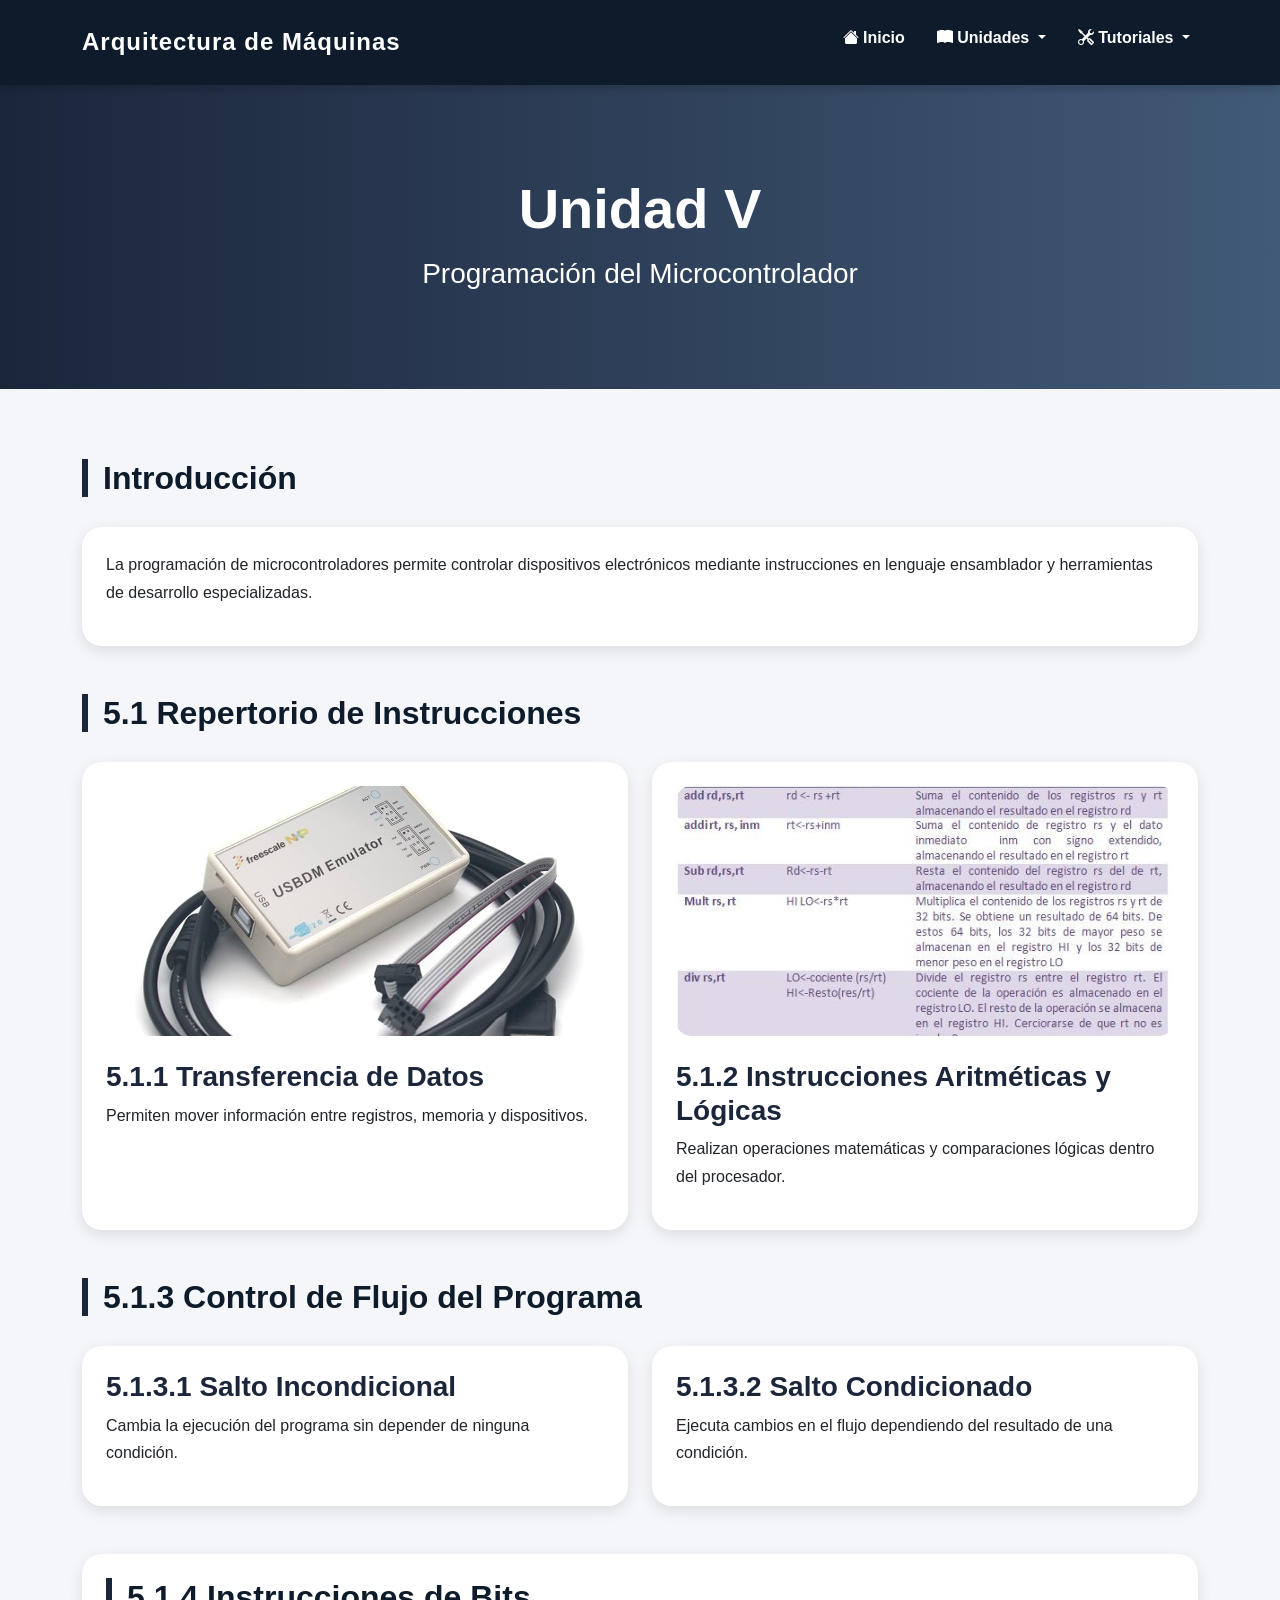
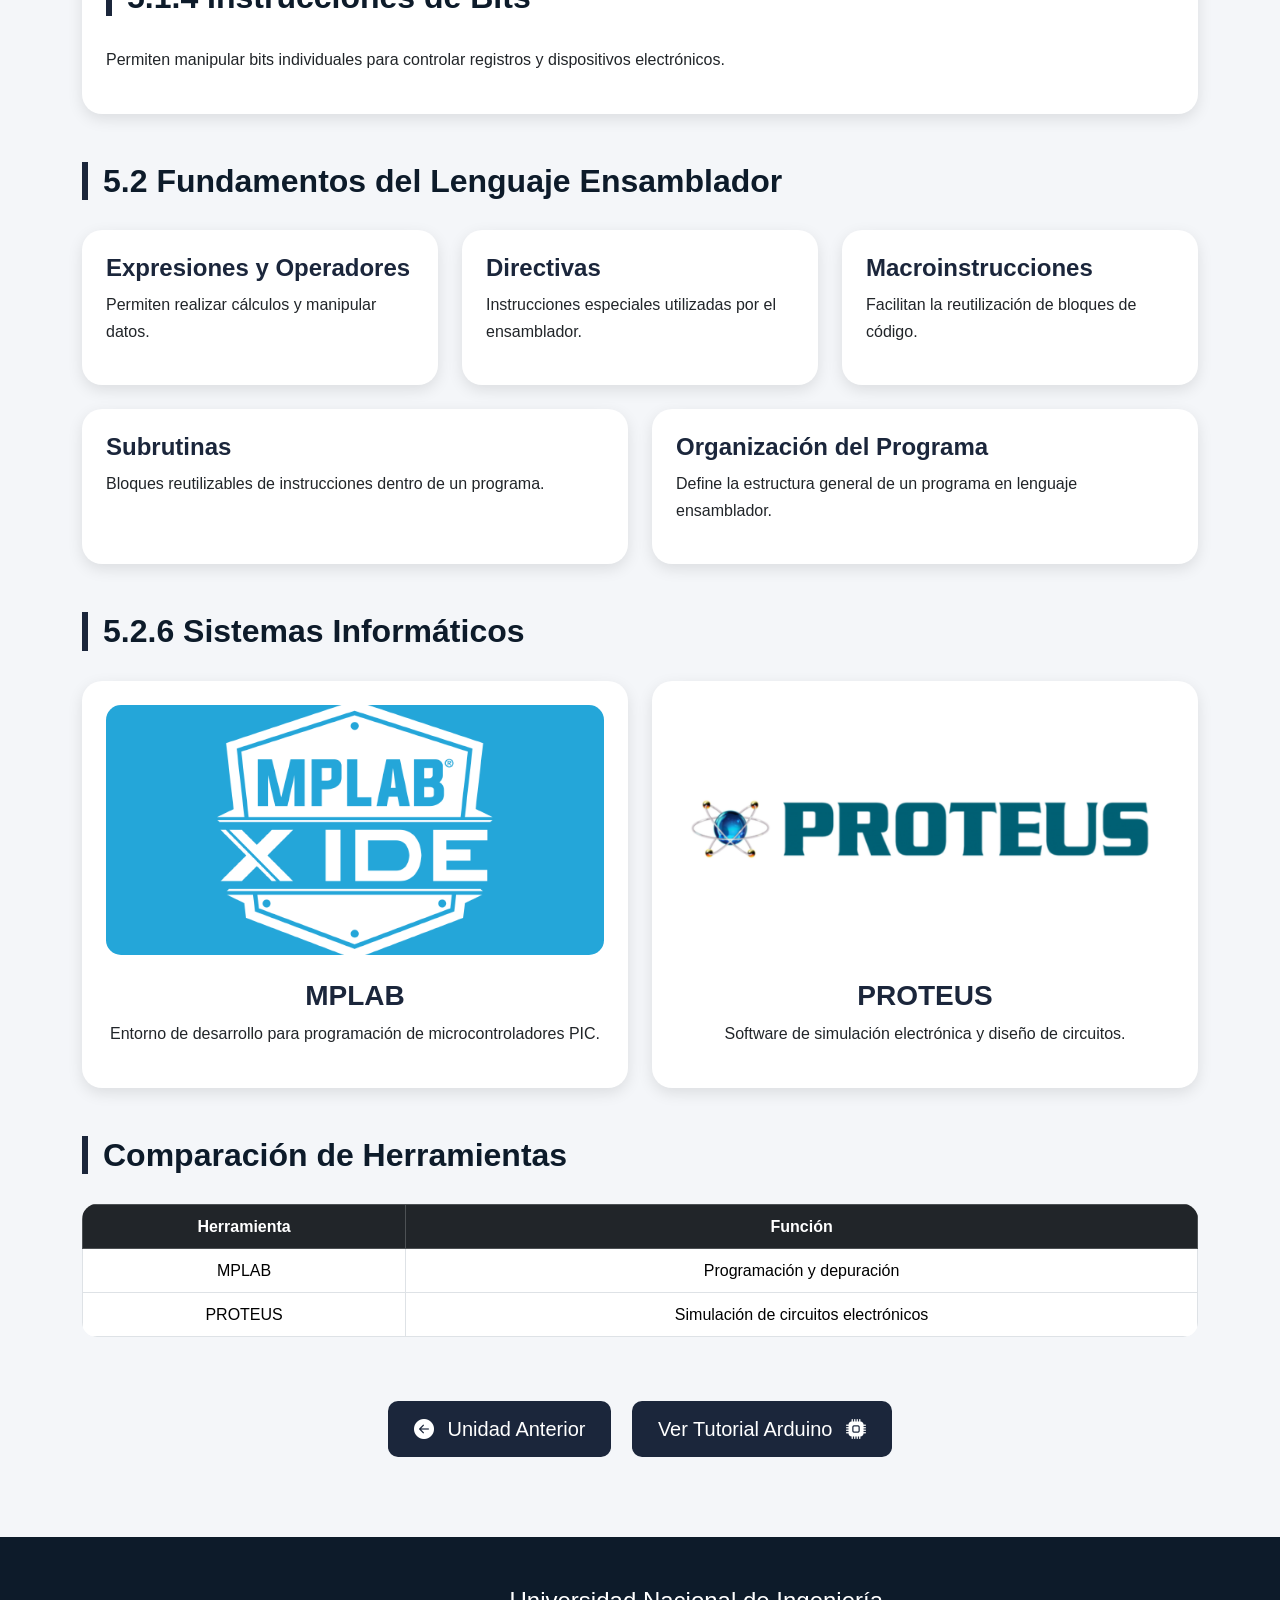
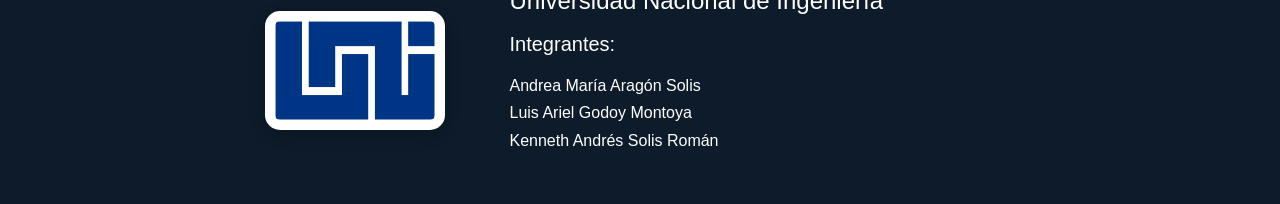
<file: unidades/unidad5.html>
<!DOCTYPE html>
<html lang="es">

<head>

    <meta charset="UTF-8">
    <meta name="viewport" content="width=device-width, initial-scale=1.0">

    <title>Unidad 5 | Arquitectura de Máquinas</title>

    <!-- Bootstrap CSS -->

    <link href="https://cdn.jsdelivr.net/npm/bootstrap@5.3.3/dist/css/bootstrap.min.css" rel="stylesheet">

    <!-- Bootstrap Icons -->

    <link rel="stylesheet"
        href="https://cdn.jsdelivr.net/npm/bootstrap-icons@1.11.3/font/bootstrap-icons.min.css">

    <!-- ESTILOS -->

    <style>

        body{
            background-color: #f4f6f9;
            font-family: Arial, Helvetica, sans-serif;
            line-height: 1.7;
        }

        /* NAVBAR */

        .navbar{
            background-color: #0d1b2a;
            box-shadow: 0 3px 10px rgba(0,0,0,0.2);
        }

        .navbar-brand{
            font-weight: bold;
            font-size: 1.5rem;
            letter-spacing: 1px;
        }

        .nav-link{
            color: white !important;
            transition: 0.3s;
        }

        .nav-link:hover{
            transform: scale(1.05);
        }

        .dropdown-menu{
            border-radius: 15px;
            overflow: hidden;
        }

        .dropdown-item{
            padding: 12px 15px;
            transition: 0.3s;
        }

        .dropdown-item:hover{
            background-color: #415a77;
        }

        /* HERO */

        .hero{
            background: linear-gradient(to right, #1b263b, #415a77);
            color: white;
            padding: 90px 20px;
            text-align: center;
            margin-bottom: 70px;
        }

        .hero h1{
            font-size: 3.5rem;
            font-weight: bold;
        }

        .hero h3{
            margin-top: 15px;
            font-weight: 300;
        }

        /* TITULOS */

        .section-title{
            color: #0d1b2a;
            font-weight: bold;
            margin-bottom: 30px;
            border-left: 6px solid #1b263b;
            padding-left: 15px;
        }

        /* CARDS */

        .card{
            border: none;
            border-radius: 20px;
            box-shadow: 0 5px 15px rgba(0,0,0,0.1);
            transition: 0.3s;
        }

        .card:hover{
            transform: translateY(-5px);
        }

        .card-title{
            font-weight: bold;
            color: #1b263b;
        }

        /* IMAGENES */

        .topic-img{
            width: 100%;
            height: 250px;
            object-fit: cover;
            border-radius: 15px;
        }

        /* LISTAS */

        ul li{
            margin-bottom: 10px;
        }

        /* TABLA */

        .table{
            background-color: white;
            border-radius: 15px;
            overflow: hidden;
        }

        /* BOTONES */

        .btn-custom{
            background-color: #1b263b;
            color: white;
            border-radius: 10px;
            padding: 12px 25px;
            transition: 0.3s;
        }

        .btn-custom:hover{
            background-color: #415a77;
            color: white;
        }

        /* FOOTER */

        footer{
            background-color: #0d1b2a;
            color: white;
            padding: 50px 20px;
            margin-top: 80px;
        }

        .footer-logo{
            background-color: white;
            padding: 10px;
            border-radius: 15px;
            box-shadow: 0 5px 15px rgba(0,0,0,0.2);
        }

    </style>

</head>

<body>

    <!-- NAVBAR -->

    <nav class="navbar navbar-expand-lg navbar-dark py-3">

        <div class="container">

            <!-- LOGO -->

            <a class="navbar-brand" href="../index.html">
                Arquitectura de Máquinas
            </a>

            <!-- BOTON RESPONSIVE -->

            <button class="navbar-toggler"
                type="button"
                data-bs-toggle="collapse"
                data-bs-target="#menu">

                <span class="navbar-toggler-icon"></span>

            </button>

            <!-- MENU -->

            <div class="collapse navbar-collapse" id="menu">

                <ul class="navbar-nav ms-auto align-items-lg-center">

                    <!-- INICIO -->

                    <li class="nav-item me-3">

                        <a class="nav-link fw-bold"
                            href="../index.html">

                            <i class="bi bi-house-fill"></i>
                            Inicio

                        </a>

                    </li>

                    <!-- DROPDOWN UNIDADES -->

                    <li class="nav-item dropdown me-3">

                        <a class="nav-link dropdown-toggle fw-bold"
                            href="#"
                            role="button"
                            data-bs-toggle="dropdown">

                            <i class="bi bi-book-fill"></i>
                            Unidades

                        </a>

                        <ul class="dropdown-menu dropdown-menu-dark">

                            <li>

                                <a class="dropdown-item d-flex align-items-center"
                                    href="unidad1.html">

                                    <img src="../img/unidad1.jpg"
                                        width="35"
                                        class="me-2 rounded">

                                    Unidad 1

                                </a>

                            </li>

                            <li>

                                <a class="dropdown-item d-flex align-items-center"
                                    href="unidad2.html">

                                    <img src="../img/unidad2.jpg"
                                        width="35"
                                        class="me-2 rounded">

                                    Unidad 2

                                </a>

                            </li>

                            <li>

                                <a class="dropdown-item d-flex align-items-center"
                                    href="unidad3.html">

                                    <img src="../img/unidad3.jpg"
                                        width="35"
                                        class="me-2 rounded">

                                    Unidad 3

                                </a>

                            </li>

                            <li>

                                <a class="dropdown-item d-flex align-items-center"
                                    href="unidad4.html">

                                    <img src="../img/unidad4.jpg"
                                        width="35"
                                        class="me-2 rounded">

                                    Unidad 4

                                </a>

                            </li>

                            <li>

                                <a class="dropdown-item d-flex align-items-center"
                                    href="unidad5.html">

                                    <img src="../img/unidad5.jpg"
                                        width="35"
                                        class="me-2 rounded">

                                    Unidad 5

                                </a>

                            </li>

                        </ul>

                    </li>

                    <!-- DROPDOWN TUTORIALES -->

                    <li class="nav-item dropdown">

                        <a class="nav-link dropdown-toggle fw-bold"
                            href="#"
                            role="button"
                            data-bs-toggle="dropdown">

                            <i class="bi bi-tools"></i>
                            Tutoriales

                        </a>

                        <ul class="dropdown-menu dropdown-menu-dark">

                            <li>

                                <a class="dropdown-item d-flex align-items-center"
                                    href="../tutoriales/arduino.html">

                                    <img src="../img/arduino.png"
                                        width="35"
                                        class="me-2">

                                    Arduino

                                </a>

                            </li>

                            <li>

                                <a class="dropdown-item d-flex align-items-center"
                                    href="../tutoriales/emu8086.html">

                                    <img src="../img/emu8086.png"
                                        width="35"
                                        class="me-2">

                                    EMU8086

                                </a>

                            </li>

                        </ul>

                    </li>

                </ul>

            </div>

        </div>

    </nav>

    <!-- HERO -->

    <section class="hero">

        <div class="container">

            <h1>
                Unidad V
            </h1>

            <h3>
                Programación del Microcontrolador
            </h3>

        </div>

    </section>

    <!-- CONTENIDO -->

    <div class="container">

        <!-- INTRODUCCIÓN -->

        <section class="mb-5">

            <h2 class="section-title">
                Introducción
            </h2>

            <div class="card p-4">

                <p>
                    La programación de microcontroladores permite controlar
                    dispositivos electrónicos mediante instrucciones en
                    lenguaje ensamblador y herramientas de desarrollo
                    especializadas.
                </p>

            </div>

        </section>

        <!-- REPERTORIO DE INSTRUCCIONES -->

        <section class="mb-5">

            <h2 class="section-title">
                5.1 Repertorio de Instrucciones
            </h2>

            <div class="row g-4">

                <div class="col-md-6">

                    <div class="card h-100 p-4">

                        <img src="../img/datatransfer.jpg"
                            class="topic-img mb-4"
                            alt="Transferencia de datos">

                        <h3 class="card-title">
                            5.1.1 Transferencia de Datos
                        </h3>

                        <p>
                            Permiten mover información entre registros,
                            memoria y dispositivos.
                        </p>

                    </div>

                </div>

                <div class="col-md-6">

                    <div class="card h-100 p-4">

                        <img src="../img/arithmeticlogic.jpg"
                            class="topic-img mb-4"
                            alt="Aritmética y lógica">

                        <h3 class="card-title">
                            5.1.2 Instrucciones Aritméticas y Lógicas
                        </h3>

                        <p>
                            Realizan operaciones matemáticas y comparaciones
                            lógicas dentro del procesador.
                        </p>

                    </div>

                </div>

            </div>

        </section>

        <!-- CONTROL DE FLUJO -->

        <section class="mb-5">

            <h2 class="section-title">
                5.1.3 Control de Flujo del Programa
            </h2>

            <div class="row g-4">

                <div class="col-md-6">

                    <div class="card h-100 p-4">

                        <h3 class="card-title">
                            5.1.3.1 Salto Incondicional
                        </h3>

                        <p>
                            Cambia la ejecución del programa sin depender
                            de ninguna condición.
                        </p>

                    </div>

                </div>

                <div class="col-md-6">

                    <div class="card h-100 p-4">

                        <h3 class="card-title">
                            5.1.3.2 Salto Condicionado
                        </h3>

                        <p>
                            Ejecuta cambios en el flujo dependiendo
                            del resultado de una condición.
                        </p>

                    </div>

                </div>

            </div>

        </section>

        <!-- INSTRUCCIONES DE BITS -->

        <section class="mb-5">

            <div class="card p-4">

                <h2 class="section-title">
                    5.1.4 Instrucciones de Bits
                </h2>

                <p>
                    Permiten manipular bits individuales para controlar
                    registros y dispositivos electrónicos.
                </p>

            </div>

        </section>

        <!-- FUNDAMENTOS -->

        <section class="mb-5">

            <h2 class="section-title">
                5.2 Fundamentos del Lenguaje Ensamblador
            </h2>

            <div class="row g-4">

                <div class="col-md-4">

                    <div class="card h-100 p-4">

                        <h4 class="card-title">
                            Expresiones y Operadores
                        </h4>

                        <p>
                            Permiten realizar cálculos y manipular datos.
                        </p>

                    </div>

                </div>

                <div class="col-md-4">

                    <div class="card h-100 p-4">

                        <h4 class="card-title">
                            Directivas
                        </h4>

                        <p>
                            Instrucciones especiales utilizadas por el ensamblador.
                        </p>

                    </div>

                </div>

                <div class="col-md-4">

                    <div class="card h-100 p-4">

                        <h4 class="card-title">
                            Macroinstrucciones
                        </h4>

                        <p>
                            Facilitan la reutilización de bloques de código.
                        </p>

                    </div>

                </div>

                <div class="col-md-6">

                    <div class="card h-100 p-4">

                        <h4 class="card-title">
                            Subrutinas
                        </h4>

                        <p>
                            Bloques reutilizables de instrucciones dentro
                            de un programa.
                        </p>

                    </div>

                </div>

                <div class="col-md-6">

                    <div class="card h-100 p-4">

                        <h4 class="card-title">
                            Organización del Programa
                        </h4>

                        <p>
                            Define la estructura general de un programa
                            en lenguaje ensamblador.
                        </p>

                    </div>

                </div>

            </div>

        </section>

        <!-- SOFTWARE -->

        <section class="mb-5">

            <h2 class="section-title">
                5.2.6 Sistemas Informáticos
            </h2>

            <div class="row g-4">

                <div class="col-md-6">

                    <div class="card h-100 p-4 text-center">

                        <img src="../img/mplab.png"
                            class="topic-img mb-4"
                            alt="MPLAB">

                        <h3 class="card-title">
                            MPLAB
                        </h3>

                        <p>
                            Entorno de desarrollo para programación de
                            microcontroladores PIC.
                        </p>

                    </div>

                </div>

                <div class="col-md-6">

                    <div class="card h-100 p-4 text-center">

                        <img src="../img/proteus.png"
                            class="topic-img mb-4"
                            alt="Proteus">

                        <h3 class="card-title">
                            PROTEUS
                        </h3>

                        <p>
                            Software de simulación electrónica y diseño
                            de circuitos.
                        </p>

                    </div>

                </div>

            </div>

        </section>

        <!-- TABLA -->

        <section class="mb-5">

            <h2 class="section-title">
                Comparación de Herramientas
            </h2>

            <div class="table-responsive">

                <table class="table table-bordered table-hover text-center align-middle">

                    <thead class="table-dark">

                        <tr>

                            <th>Herramienta</th>
                            <th>Función</th>

                        </tr>

                    </thead>

                    <tbody>

                        <tr>

                            <td>MPLAB</td>
                            <td>Programación y depuración</td>

                        </tr>

                        <tr>

                            <td>PROTEUS</td>
                            <td>Simulación de circuitos electrónicos</td>

                        </tr>

                    </tbody>

                </table>

            </div>

        </section>

        <!-- BOTONES -->

        <section class="text-center my-5">

            <!-- BOTON ANTERIOR -->

            <a href="unidad4.html"
                class="btn btn-custom btn-lg me-3">

                <i class="bi bi-arrow-left-circle-fill me-2"></i>
                Unidad Anterior

            </a>

            <!-- BOTON TUTORIAL -->

            <a href="../tutoriales/arduino.html"
                class="btn btn-custom btn-lg">

                Ver Tutorial Arduino
                <i class="bi bi-cpu-fill ms-2"></i>

            </a>

        </section>

    </div>

    <!-- FOOTER -->

    <footer>

        <div class="container">

            <div class="row align-items-center justify-content-center">

                <!-- LOGO -->

                <div class="col-md-3 text-center mb-4 mb-md-0">

                    <img src="../img/uni.png"
                        alt="Logo UNI"
                        width="180"
                        class="img-fluid footer-logo">

                </div>

                <!-- TEXTO -->

                <div class="col-md-6 text-md-start text-center">

                    <h4 class="mb-3">
                        Universidad Nacional de Ingeniería
                    </h4>

                    <h5 class="mb-3">
                        Integrantes:
                    </h5>

                    <p class="mb-0">
                        Andrea María Aragón Solis <br>
                        Luis Ariel Godoy Montoya <br>
                        Kenneth Andrés Solis Román
                    </p>

                </div>

            </div>

        </div>

    </footer>

    <!-- Bootstrap JS -->

    <script src="https://cdn.jsdelivr.net/npm/bootstrap@5.3.3/dist/js/bootstrap.bundle.min.js"></script>

</body>

</html>
</file>
